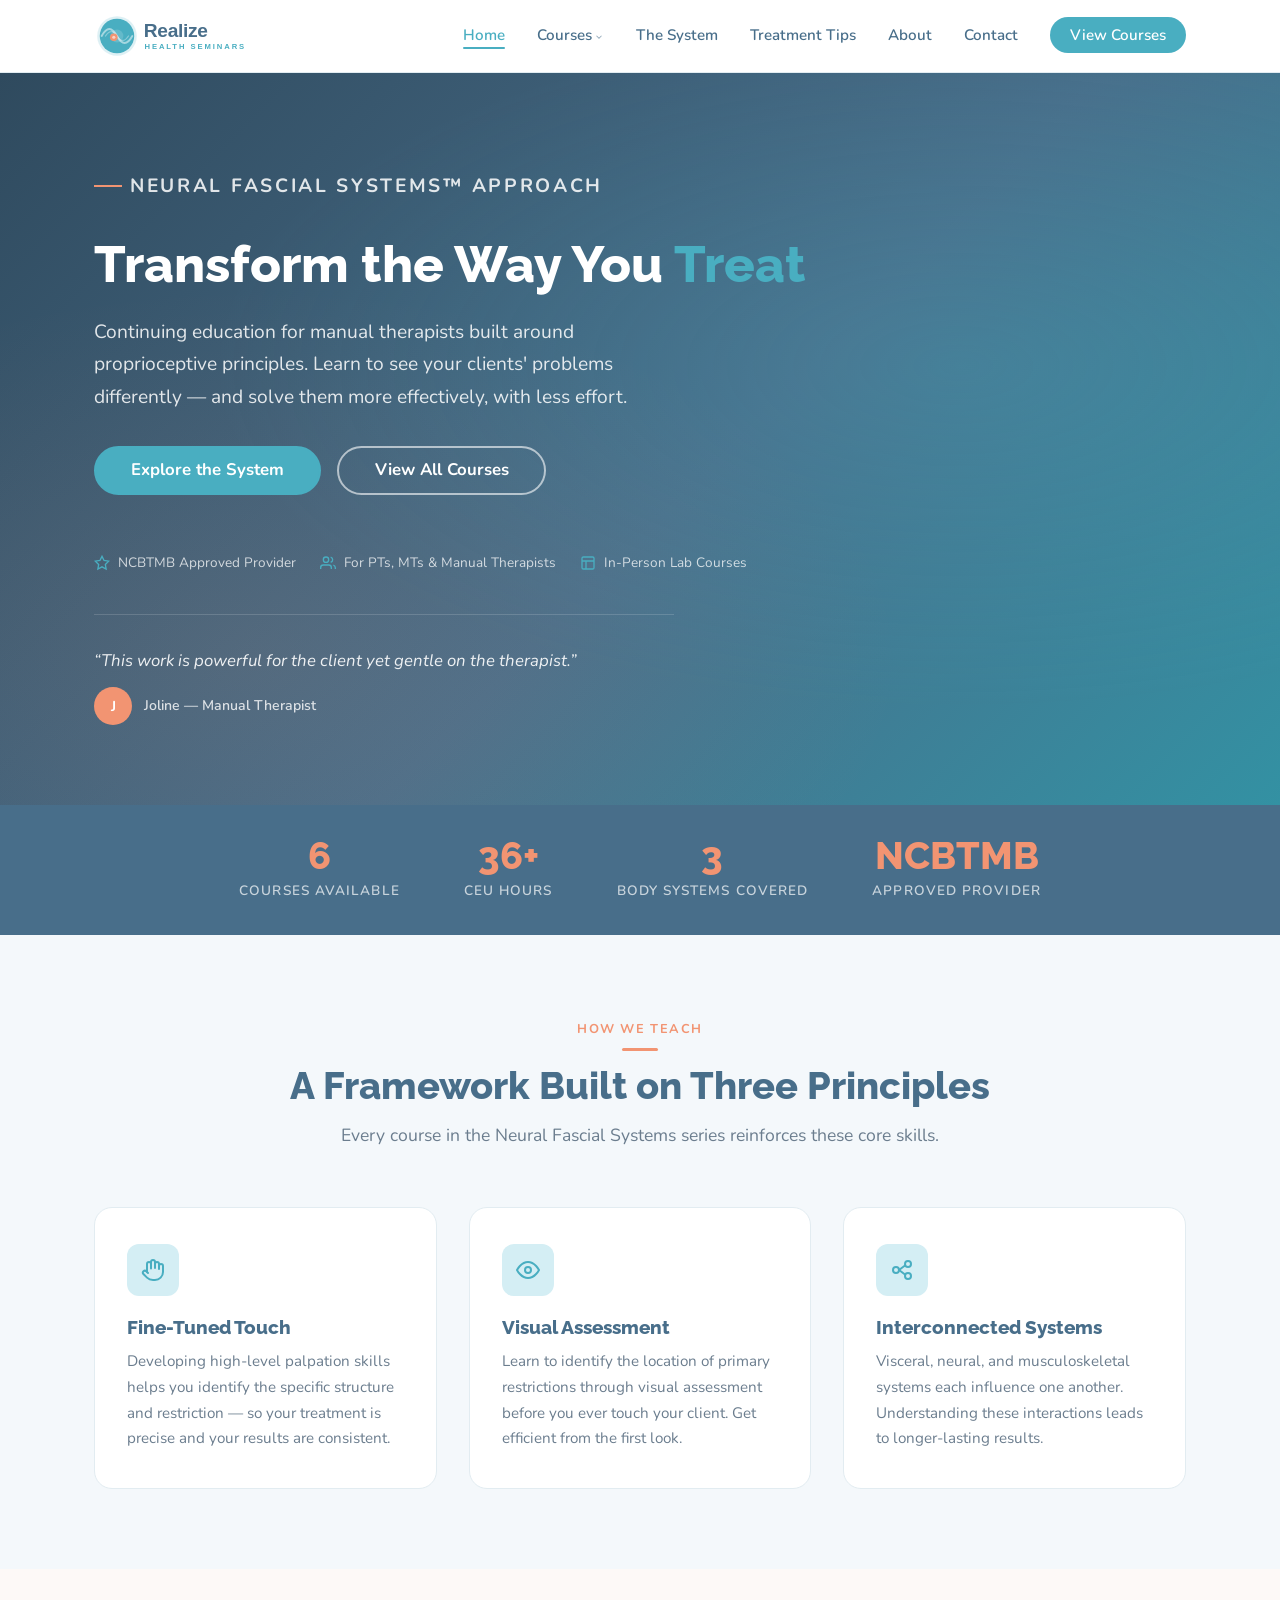
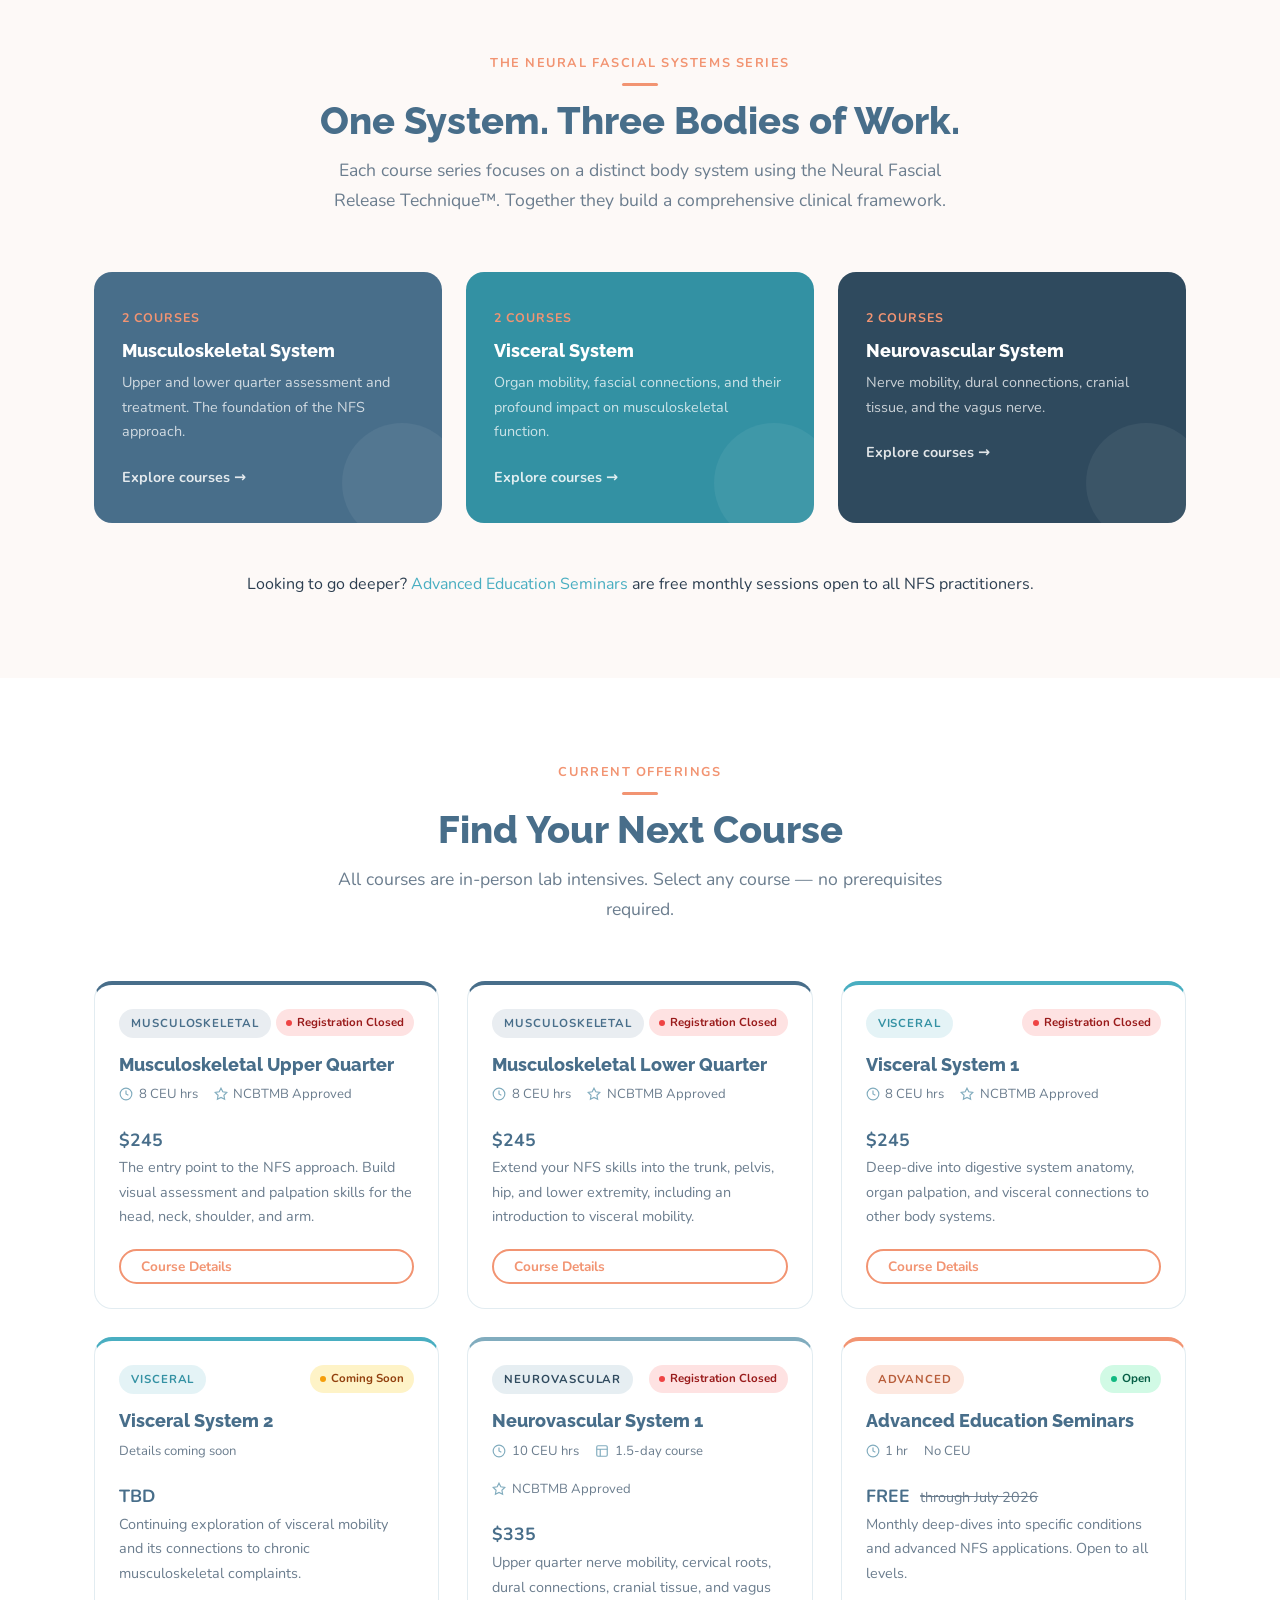
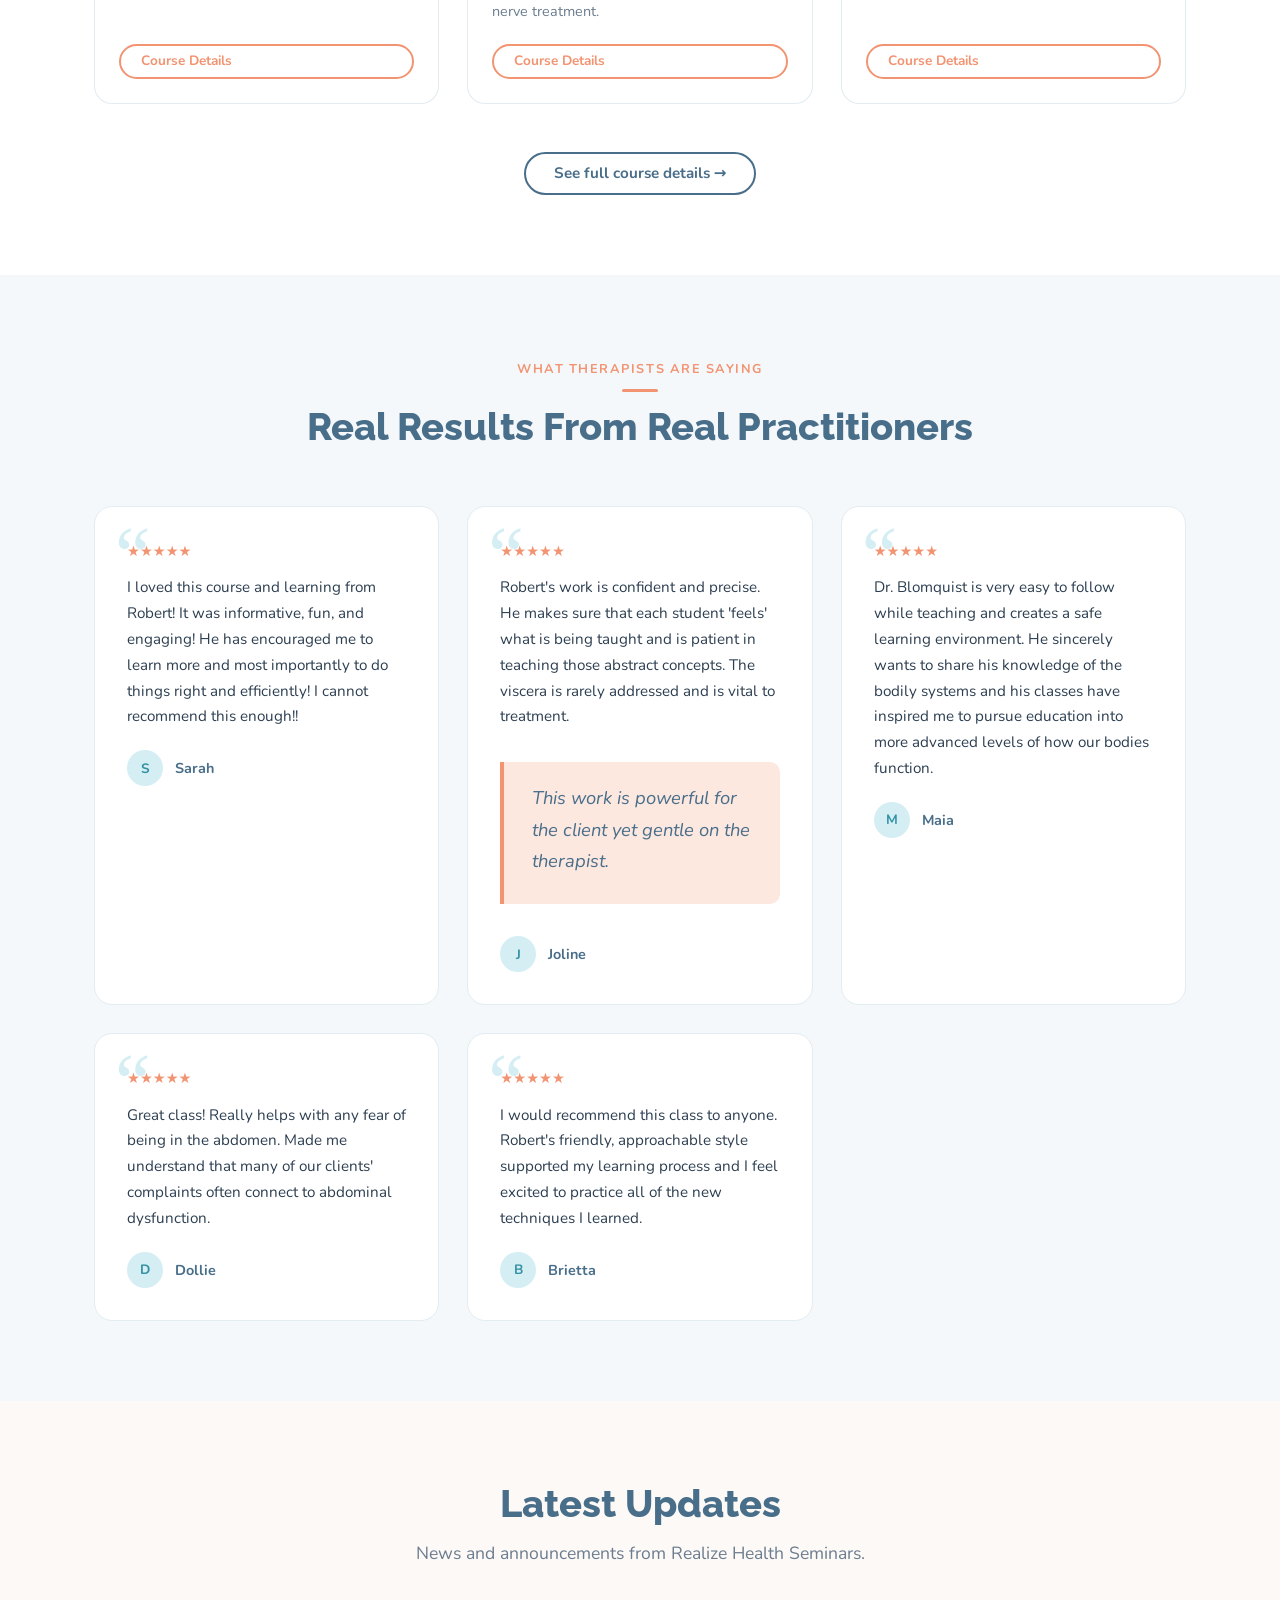
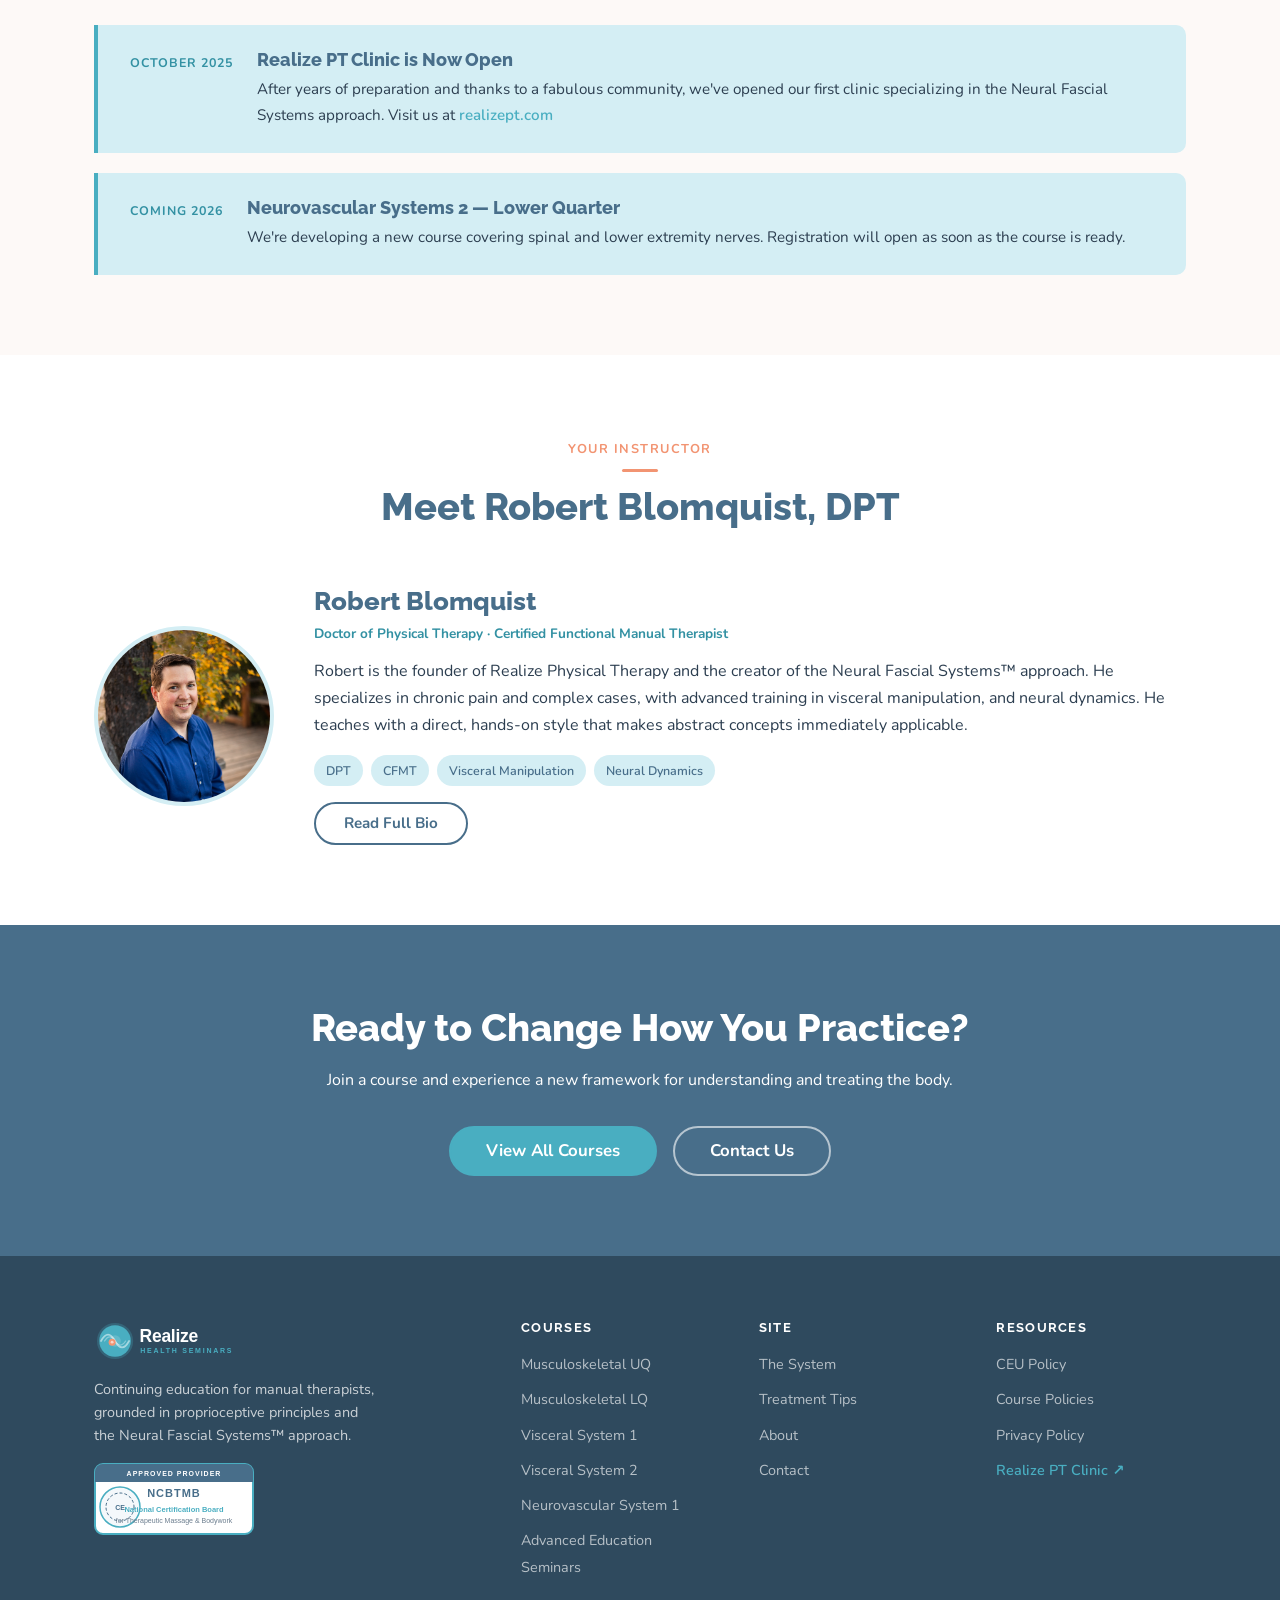
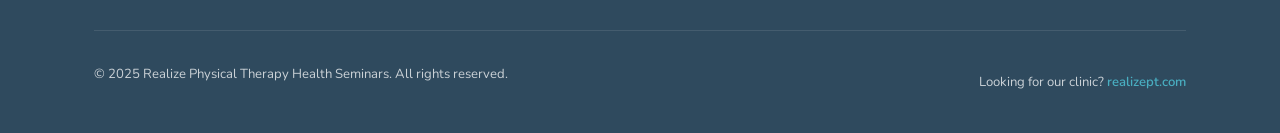
<file: index.html>
<!DOCTYPE html>
<html lang="en">
<head>
  <meta charset="UTF-8">
  <meta name="viewport" content="width=device-width, initial-scale=1.0">
  <title>Realize Health Seminars | Neural Fascial Systems Continuing Education</title>
  <meta name="description" content="Continuing education courses for manual therapists built on the Neural Fascial Systems™ approach. NCBTMB-approved seminars in visceral, neurovascular, and musculoskeletal manual therapy.">

  <!-- Open Graph -->
  <meta property="og:type" content="website">
  <meta property="og:url" content="https://neuralfascialsystems.com/">
  <meta property="og:title" content="Realize Health Seminars | Neural Fascial Systems Continuing Education">
  <meta property="og:description" content="Continuing education for manual therapists built on proprioceptive principles. In-person lab courses covering musculoskeletal, visceral, and neurovascular systems. NCBTMB Approved Provider.">
  <meta property="og:image" content="https://neuralfascialsystems.com/assets/images/logo.svg">
  <meta property="og:site_name" content="Realize Health Seminars">

  <!-- Twitter Card -->
  <meta name="twitter:card" content="summary_large_image">
  <meta name="twitter:title" content="Realize Health Seminars | Neural Fascial Systems Continuing Education">
  <meta name="twitter:description" content="Continuing education for manual therapists built on proprioceptive principles. In-person lab courses. NCBTMB Approved Provider.">

  <!-- Canonical -->
  <link rel="canonical" href="https://neuralfascialsystems.com/">

  <!-- Fonts -->
  <link rel="preconnect" href="https://fonts.googleapis.com">
  <link rel="preconnect" href="https://fonts.gstatic.com" crossorigin>
  <link href="https://fonts.googleapis.com/css2?family=Raleway:wght@400;500;600;700;800;900&family=Nunito:wght@300;400;500;600;700&display=swap" rel="stylesheet">

  <!-- Stylesheet -->
  <link rel="stylesheet" href="assets/css/style.css">

  <!-- Schema.org Organization -->
  <script type="application/ld+json">
  {
    "@context": "https://schema.org",
    "@type": "Organization",
    "name": "Realize Health Seminars",
    "alternateName": "Neural Fascial Systems",
    "url": "https://neuralfascialsystems.com",
    "logo": "https://neuralfascialsystems.com/assets/images/logo.svg",
    "description": "Continuing education for manual therapists built on the Neural Fascial Systems™ approach. NCBTMB Approved Provider offering in-person lab courses covering musculoskeletal, visceral, and neurovascular systems.",
    "founder": {
      "@type": "Person",
      "name": "Robert Blomquist",
      "honorificSuffix": "DPT",
      "jobTitle": "Doctor of Physical Therapy, Certified Functional Manual Therapist"
    },
    "sameAs": [
      "https://realizept.com"
    ],
    "hasOfferCatalog": {
      "@type": "OfferCatalog",
      "name": "Neural Fascial Systems Continuing Education Courses",
      "itemListElement": [
        {
          "@type": "Course",
          "name": "Musculoskeletal Upper Quarter",
          "description": "The entry point to the NFS approach. Build visual assessment and palpation skills for the head, neck, shoulder, and arm.",
          "provider": { "@type": "Organization", "name": "Realize Health Seminars" }
        },
        {
          "@type": "Course",
          "name": "Musculoskeletal Lower Quarter",
          "description": "Extend your NFS skills into the trunk, pelvis, hip, and lower extremity.",
          "provider": { "@type": "Organization", "name": "Realize Health Seminars" }
        },
        {
          "@type": "Course",
          "name": "Visceral System 1",
          "description": "Deep-dive into digestive system anatomy, organ palpation, and visceral connections to other body systems.",
          "provider": { "@type": "Organization", "name": "Realize Health Seminars" }
        },
        {
          "@type": "Course",
          "name": "Neurovascular System 1",
          "description": "Upper quarter nerve mobility, cervical roots, dural connections, cranial tissue, and vagus nerve treatment.",
          "provider": { "@type": "Organization", "name": "Realize Health Seminars" }
        }
      ]
    }
  }
  </script>
  <link rel="icon" type="image/svg+xml" href="assets/images/favicon.svg">
  <link rel="icon" type="image/png" sizes="32x32" href="assets/images/favicon.svg">
</head>
<body>

  <!-- ── Navigation ── -->
  <nav class="site-nav">
    <div class="container">
      <div class="nav-inner">
        <a href="index.html" class="nav-logo"><img src="assets/images/logo.svg" alt="Realize Health Seminars" height="46"></a>
        <ul class="nav-links">
          <li><a href="index.html">Home</a></li>
          <li class="nav-has-dropdown">
            <a href="courses/">Courses</a><button class="dropdown-toggle" aria-expanded="false" aria-label="Toggle course submenu"><svg width="10" height="10" viewBox="0 0 24 24" fill="none" stroke="currentColor" stroke-width="2.5" aria-hidden="true"><polyline points="6 9 12 15 18 9"/></svg></button>
            <ul class="nav-dropdown">
              <li><a href="courses/musculoskeletal-upper-quarter.html">Musculoskeletal UQ</a></li>
              <li><a href="courses/musculoskeletal-lower-quarter.html">Musculoskeletal LQ</a></li>
              <li><a href="courses/visceral-system-1.html">Visceral System 1</a></li>
              <li><a href="courses/visceral-system-2.html">Visceral System 2</a></li>
              <li><a href="courses/neurovascular-system-1.html">Neurovascular System 1</a></li>
              <li><a href="courses/advanced-seminars.html">Advanced Education Seminars</a></li>
            </ul>
          </li>
          <li><a href="the-system.html">The System</a></li>
          <li><a href="treatment-tips/">Treatment Tips</a></li>
          <li><a href="about.html">About</a></li>
          <li><a href="contact.html">Contact</a></li>
          <li><a href="courses/" class="nav-cta">View Courses</a></li>
        </ul>
        <button class="nav-toggle" aria-label="Toggle menu" aria-expanded="false">
          <svg width="24" height="24" viewBox="0 0 24 24" fill="none" stroke="currentColor" stroke-width="2"><line x1="3" y1="6" x2="21" y2="6"/><line x1="3" y1="12" x2="21" y2="12"/><line x1="3" y1="18" x2="21" y2="18"/></svg>
        </button>
      </div>
    </div>
  </nav>

  <main>

    <!-- ── Section 1: Hero ── -->
    <section class="hero">
      <div class="container">
        <div class="hero-content">
          <p class="hero-eyebrow">Neural Fascial Systems™ Approach</p>
          <h1>Transform the Way You <span class="text-teal">Treat</span></h1>
          <p>Continuing education for manual therapists built around proprioceptive principles. Learn to see your clients' problems differently — and solve them more effectively, with less effort.</p>
          <div class="hero-actions">
            <a href="the-system.html" class="btn btn-primary btn-lg">Explore the System</a>
            <a href="courses/" class="btn btn-outline btn-lg">View All Courses</a>
          </div>
          <div class="hero-badges">
            <span class="hero-badge">
              <svg width="16" height="16" viewBox="0 0 24 24" fill="none" stroke="currentColor" stroke-width="2"><path d="M12 2l3.09 6.26L22 9.27l-5 4.87 1.18 6.88L12 17.77l-6.18 3.25L7 14.14 2 9.27l6.91-1.01L12 2z"/></svg>
              NCBTMB Approved Provider
            </span>
            <span class="hero-badge">
              <svg width="16" height="16" viewBox="0 0 24 24" fill="none" stroke="currentColor" stroke-width="2"><path d="M17 21v-2a4 4 0 0 0-4-4H5a4 4 0 0 0-4 4v2"/><circle cx="9" cy="7" r="4"/><path d="M23 21v-2a4 4 0 0 0-3-3.87"/><path d="M16 3.13a4 4 0 0 1 0 7.75"/></svg>
              For PTs, MTs &amp; Manual Therapists
            </span>
            <span class="hero-badge">
              <svg width="16" height="16" viewBox="0 0 24 24" fill="none" stroke="currentColor" stroke-width="2"><rect x="3" y="3" width="18" height="18" rx="2"/><path d="M3 9h18M9 21V9"/></svg>
              In-Person Lab Courses
            </span>
          </div>
          <!-- Featured testimonial in hero -->
          <div class="hero-testimonial">
            <blockquote>This work is powerful for the client yet gentle on the therapist.</blockquote>
            <div class="hero-testimonial-author">
              <div class="hero-testimonial-avatar">J</div>
              <span class="hero-testimonial-name">Joline — Manual Therapist</span>
            </div>
          </div>
        </div>
      </div>

    </section>

    <!-- ── Stat Strip ── -->
    <div class="stat-strip">
      <div class="container">
        <div class="stat-strip-inner">
          <div class="stat-item"><div class="stat-number">6</div><div class="stat-label">Courses Available</div></div>
          <div class="stat-item"><div class="stat-number">36+</div><div class="stat-label">CEU Hours</div></div>
          <div class="stat-item"><div class="stat-number">3</div><div class="stat-label">Body Systems Covered</div></div>
          <div class="stat-item"><div class="stat-number">NCBTMB</div><div class="stat-label">Approved Provider</div></div>
        </div>
      </div>
    </div>

    <!-- ── Section 2: Three Pillars ── -->
    <section class="section section-alt">
      <div class="container">
        <div class="section-header fade-in">
          <span class="eyebrow">How We Teach</span>
          <h2>A Framework Built on Three Principles</h2>
          <p>Every course in the Neural Fascial Systems series reinforces these core skills.</p>
        </div>
        <div class="pillars-grid">

          <article class="pillar-card fade-in">
            <div class="pillar-icon">
              <svg width="24" height="24" viewBox="0 0 24 24" fill="none" stroke="currentColor" stroke-width="2" stroke-linecap="round" stroke-linejoin="round">
                <path d="M18 11V6a2 2 0 0 0-2-2v0a2 2 0 0 0-2 2v0"/>
                <path d="M14 10V4a2 2 0 0 0-2-2v0a2 2 0 0 0-2 2v2"/>
                <path d="M10 10.5V6a2 2 0 0 0-2-2v0a2 2 0 0 0-2 2v8"/>
                <path d="M18 8a2 2 0 1 1 4 0v6a8 8 0 0 1-8 8h-2c-2.8 0-4.5-.86-5.99-2.34l-3.6-3.6a2 2 0 0 1 2.83-2.82L7 15"/>
              </svg>
            </div>
            <h3>Fine-Tuned Touch</h3>
            <p>Developing high-level palpation skills helps you identify the specific structure and restriction — so your treatment is precise and your results are consistent.</p>
          </article>

          <article class="pillar-card fade-in">
            <div class="pillar-icon">
              <svg width="24" height="24" viewBox="0 0 24 24" fill="none" stroke="currentColor" stroke-width="2" stroke-linecap="round" stroke-linejoin="round">
                <path d="M1 12s4-8 11-8 11 8 11 8-4 8-11 8-11-8-11-8z"/>
                <circle cx="12" cy="12" r="3"/>
              </svg>
            </div>
            <h3>Visual Assessment</h3>
            <p>Learn to identify the location of primary restrictions through visual assessment before you ever touch your client. Get efficient from the first look.</p>
          </article>

          <article class="pillar-card fade-in">
            <div class="pillar-icon">
              <svg width="24" height="24" viewBox="0 0 24 24" fill="none" stroke="currentColor" stroke-width="2" stroke-linecap="round" stroke-linejoin="round">
                <circle cx="6" cy="12" r="3"/>
                <circle cx="18" cy="6" r="3"/>
                <circle cx="18" cy="18" r="3"/>
                <line x1="9" y1="12" x2="15" y2="7.5"/>
                <line x1="9" y1="12" x2="15" y2="16.5"/>
              </svg>
            </div>
            <h3>Interconnected Systems</h3>
            <p>Visceral, neural, and musculoskeletal systems each influence one another. Understanding these interactions leads to longer-lasting results.</p>
          </article>

        </div>
      </div>
    </section>

    <!-- ── Section 3: The System Overview ── -->
    <section class="section section-warm">
      <div class="container">
        <div class="section-header fade-in">
          <span class="eyebrow">The Neural Fascial Systems Series</span>
          <h2>One System. Three Bodies of Work.</h2>
          <p>Each course series focuses on a distinct body system using the Neural Fascial Release Technique™. Together they build a comprehensive clinical framework.</p>
        </div>
        <div class="system-tiles fade-in">

          <div class="system-tile musculo">
            <span class="tile-count">2 Courses</span>
            <h3>Musculoskeletal System</h3>
            <p>Upper and lower quarter assessment and treatment. The foundation of the NFS approach.</p>
            <a href="courses/index.html#musculo" class="tile-link">Explore courses →</a>
          </div>

          <div class="system-tile visceral">
            <span class="tile-count">2 Courses</span>
            <h3>Visceral System</h3>
            <p>Organ mobility, fascial connections, and their profound impact on musculoskeletal function.</p>
            <a href="courses/index.html#visceral" class="tile-link">Explore courses →</a>
          </div>

          <div class="system-tile neuro">
            <span class="tile-count">2 Courses</span>
            <h3>Neurovascular System</h3>
            <p>Nerve mobility, dural connections, cranial tissue, and the vagus nerve.</p>
            <a href="courses/index.html#neuro" class="tile-link">Explore courses →</a>
          </div>

        </div>
        <p class="text-center mt-3">
          Looking to go deeper? <a href="courses/advanced-seminars.html">Advanced Education Seminars</a> are free monthly sessions open to all NFS practitioners.
        </p>
      </div>
    </section>

    <!-- ── Section 4: Course Grid ── -->
    <section class="section">
      <div class="container">
        <div class="section-header fade-in">
          <span class="eyebrow">Current Offerings</span>
          <h2>Find Your Next Course</h2>
          <p>All courses are in-person lab intensives. Select any course — no prerequisites required.</p>
        </div>

        <div class="course-grid fade-in">

          <!-- Course 1: Musculoskeletal Upper Quarter -->
          <article class="course-card">
            <div class="course-card-header">
              <span class="course-badge badge-musculo">Musculoskeletal</span>
              <span class="status-pill status-closed">Registration Closed</span>
            </div>
            <div class="course-card-body">
              <h3>Musculoskeletal Upper Quarter</h3>
              <div class="course-meta">
                <span class="course-meta-item">
                  <svg width="14" height="14" viewBox="0 0 24 24" fill="none" stroke="currentColor" stroke-width="2"><circle cx="12" cy="12" r="10"/><polyline points="12 6 12 12 16 14"/></svg>
                  8 CEU hrs
                </span>
                <span class="course-meta-item">
                  <svg width="14" height="14" viewBox="0 0 24 24" fill="none" stroke="currentColor" stroke-width="2"><path d="M12 2l3.09 6.26L22 9.27l-5 4.87 1.18 6.88L12 17.77l-6.18 3.25L7 14.14 2 9.27l6.91-1.01L12 2z"/></svg>
                  NCBTMB Approved
                </span>
              </div>
              <span class="course-price">$245</span>
              <p>The entry point to the NFS approach. Build visual assessment and palpation skills for the head, neck, shoulder, and arm.</p>
              <a href="courses/musculoskeletal-upper-quarter.html" class="btn btn-outline-coral btn-sm">Course Details</a>
            </div>
          </article>

          <!-- Course 2: Musculoskeletal Lower Quarter -->
          <article class="course-card">
            <div class="course-card-header">
              <span class="course-badge badge-musculo">Musculoskeletal</span>
              <span class="status-pill status-closed">Registration Closed</span>
            </div>
            <div class="course-card-body">
              <h3>Musculoskeletal Lower Quarter</h3>
              <div class="course-meta">
                <span class="course-meta-item">
                  <svg width="14" height="14" viewBox="0 0 24 24" fill="none" stroke="currentColor" stroke-width="2"><circle cx="12" cy="12" r="10"/><polyline points="12 6 12 12 16 14"/></svg>
                  8 CEU hrs
                </span>
                <span class="course-meta-item">
                  <svg width="14" height="14" viewBox="0 0 24 24" fill="none" stroke="currentColor" stroke-width="2"><path d="M12 2l3.09 6.26L22 9.27l-5 4.87 1.18 6.88L12 17.77l-6.18 3.25L7 14.14 2 9.27l6.91-1.01L12 2z"/></svg>
                  NCBTMB Approved
                </span>
              </div>
              <span class="course-price">$245</span>
              <p>Extend your NFS skills into the trunk, pelvis, hip, and lower extremity, including an introduction to visceral mobility.</p>
              <a href="courses/musculoskeletal-lower-quarter.html" class="btn btn-outline-coral btn-sm">Course Details</a>
            </div>
          </article>

          <!-- Course 3: Visceral System 1 -->
          <article class="course-card">
            <div class="course-card-header">
              <span class="course-badge badge-visceral">Visceral</span>
              <span class="status-pill status-closed">Registration Closed</span>
            </div>
            <div class="course-card-body">
              <h3>Visceral System 1</h3>
              <div class="course-meta">
                <span class="course-meta-item">
                  <svg width="14" height="14" viewBox="0 0 24 24" fill="none" stroke="currentColor" stroke-width="2"><circle cx="12" cy="12" r="10"/><polyline points="12 6 12 12 16 14"/></svg>
                  8 CEU hrs
                </span>
                <span class="course-meta-item">
                  <svg width="14" height="14" viewBox="0 0 24 24" fill="none" stroke="currentColor" stroke-width="2"><path d="M12 2l3.09 6.26L22 9.27l-5 4.87 1.18 6.88L12 17.77l-6.18 3.25L7 14.14 2 9.27l6.91-1.01L12 2z"/></svg>
                  NCBTMB Approved
                </span>
              </div>
              <span class="course-price">$245</span>
              <p>Deep-dive into digestive system anatomy, organ palpation, and visceral connections to other body systems.</p>
              <a href="courses/visceral-system-1.html" class="btn btn-outline-coral btn-sm">Course Details</a>
            </div>
          </article>

          <!-- Course 4: Visceral System 2 -->
          <article class="course-card">
            <div class="course-card-header">
              <span class="course-badge badge-visceral">Visceral</span>
              <span class="status-pill status-coming">Coming Soon</span>
            </div>
            <div class="course-card-body">
              <h3>Visceral System 2</h3>
              <div class="course-meta">
                <span class="course-meta-item">Details coming soon</span>
              </div>
              <span class="course-price">TBD</span>
              <p>Continuing exploration of visceral mobility and its connections to chronic musculoskeletal complaints.</p>
              <a href="courses/visceral-system-2.html" class="btn btn-outline-coral btn-sm">Course Details</a>
            </div>
          </article>

          <!-- Course 5: Neurovascular System 1 -->
          <article class="course-card">
            <div class="course-card-header">
              <span class="course-badge badge-neuro">Neurovascular</span>
              <span class="status-pill status-closed">Registration Closed</span>
            </div>
            <div class="course-card-body">
              <h3>Neurovascular System 1</h3>
              <div class="course-meta">
                <span class="course-meta-item">
                  <svg width="14" height="14" viewBox="0 0 24 24" fill="none" stroke="currentColor" stroke-width="2"><circle cx="12" cy="12" r="10"/><polyline points="12 6 12 12 16 14"/></svg>
                  10 CEU hrs
                </span>
                <span class="course-meta-item">
                  <svg width="14" height="14" viewBox="0 0 24 24" fill="none" stroke="currentColor" stroke-width="2"><rect x="3" y="3" width="18" height="18" rx="2"/><path d="M3 9h18M9 21V9"/></svg>
                  1.5-day course
                </span>
                <span class="course-meta-item">
                  <svg width="14" height="14" viewBox="0 0 24 24" fill="none" stroke="currentColor" stroke-width="2"><path d="M12 2l3.09 6.26L22 9.27l-5 4.87 1.18 6.88L12 17.77l-6.18 3.25L7 14.14 2 9.27l6.91-1.01L12 2z"/></svg>
                  NCBTMB Approved
                </span>
              </div>
              <span class="course-price">$335</span>
              <p>Upper quarter nerve mobility, cervical roots, dural connections, cranial tissue, and vagus nerve treatment.</p>
              <a href="courses/neurovascular-system-1.html" class="btn btn-outline-coral btn-sm">Course Details</a>
            </div>
          </article>

          <!-- Course 6: Advanced Seminars -->
          <article class="course-card">
            <div class="course-card-header">
              <span class="course-badge badge-advanced">Advanced</span>
              <span class="status-pill status-open">Open</span>
            </div>
            <div class="course-card-body">
              <h3>Advanced Education Seminars</h3>
              <div class="course-meta">
                <span class="course-meta-item">
                  <svg width="14" height="14" viewBox="0 0 24 24" fill="none" stroke="currentColor" stroke-width="2"><circle cx="12" cy="12" r="10"/><polyline points="12 6 12 12 16 14"/></svg>
                  1 hr
                </span>
                <span class="course-meta-item">No CEU</span>
              </div>
              <span class="course-price">FREE <span class="was">through July 2026</span></span>
              <p>Monthly deep-dives into specific conditions and advanced NFS applications. Open to all levels.</p>
              <a href="courses/advanced-seminars.html" class="btn btn-outline-coral btn-sm">Course Details</a>
            </div>
          </article>

        </div>

        <div class="text-center mt-3">
          <a href="courses/" class="btn btn-outline-navy">See full course details →</a>
        </div>
      </div>
    </section>

    <!-- ── Section 5: Testimonials ── -->
    <section class="section section-alt">
      <div class="container">
        <div class="section-header fade-in">
          <span class="eyebrow">What Therapists Are Saying</span>
          <h2>Real Results From Real Practitioners</h2>
        </div>
        <div class="testimonial-grid fade-in">

          <div class="testimonial-card">
            <div class="stars">★★★★★</div>
            <p>I loved this course and learning from Robert! It was informative, fun, and engaging! He has encouraged me to learn more and most importantly to do things right and efficiently! I cannot recommend this enough!!</p>
            <div class="testimonial-author">
              <div class="testimonial-avatar">S</div>
              <span class="testimonial-name">Sarah</span>
            </div>
          </div>

          <div class="testimonial-card">
            <div class="stars">★★★★★</div>
            <p>Robert's work is confident and precise. He makes sure that each student 'feels' what is being taught and is patient in teaching those abstract concepts. The viscera is rarely addressed and is vital to treatment.</p>
            <blockquote class="pull-quote">
              <p>This work is powerful for the client yet gentle on the therapist.</p>
            </blockquote>
            <div class="testimonial-author">
              <div class="testimonial-avatar">J</div>
              <span class="testimonial-name">Joline</span>
            </div>
          </div>

          <div class="testimonial-card">
            <div class="stars">★★★★★</div>
            <p>Dr. Blomquist is very easy to follow while teaching and creates a safe learning environment. He sincerely wants to share his knowledge of the bodily systems and his classes have inspired me to pursue education into more advanced levels of how our bodies function.</p>
            <div class="testimonial-author">
              <div class="testimonial-avatar">M</div>
              <span class="testimonial-name">Maia</span>
            </div>
          </div>

          <div class="testimonial-card">
            <div class="stars">★★★★★</div>
            <p>Great class! Really helps with any fear of being in the abdomen. Made me understand that many of our clients' complaints often connect to abdominal dysfunction.</p>
            <div class="testimonial-author">
              <div class="testimonial-avatar">D</div>
              <span class="testimonial-name">Dollie</span>
            </div>
          </div>

          <div class="testimonial-card">
            <div class="stars">★★★★★</div>
            <p>I would recommend this class to anyone. Robert's friendly, approachable style supported my learning process and I feel excited to practice all of the new techniques I learned.</p>
            <div class="testimonial-author">
              <div class="testimonial-avatar">B</div>
              <span class="testimonial-name">Brietta</span>
            </div>
          </div>

        </div>
      </div>
    </section>

    <!-- ── Section 6: News ── -->
    <section class="section section-warm">
      <div class="container">
        <div class="section-header fade-in">
          <h2>Latest Updates</h2>
          <p class="text-muted">News and announcements from Realize Health Seminars.</p>
        </div>
        <div class="fade-in" style="display:flex;flex-direction:column;gap:1.25rem;">

          <div class="news-box">
            <span class="news-date">October 2025</span>
            <div>
              <h4>Realize PT Clinic is Now Open</h4>
              <p>After years of preparation and thanks to a fabulous community, we've opened our first clinic specializing in the Neural Fascial Systems approach. Visit us at <a href="https://realizept.com" target="_blank" rel="noopener" class="footer-clinic-link">realizept.com</a></p>
            </div>
          </div>

          <div class="news-box" style="background:var(--teal-light);border-color:var(--teal);">
            <span class="news-date">Coming 2026</span>
            <div>
              <h4>Neurovascular Systems 2 — Lower Quarter</h4>
              <p>We're developing a new course covering spinal and lower extremity nerves. Registration will open as soon as the course is ready.</p>
            </div>
          </div>

        </div>
      </div>
    </section>

    <!-- ── Section 7: Instructor ── -->
    <section class="section">
      <div class="container">
        <div class="section-header fade-in">
          <span class="eyebrow">Your Instructor</span>
          <h2>Meet Robert Blomquist, DPT</h2>
        </div>
        <div class="instructor-strip fade-in">
          <img src="assets/images/robert-blomquist.jpg" alt="Robert Blomquist, DPT — founder of Realize Physical Therapy and creator of the Neural Fascial Systems approach" class="instructor-photo">
          <div class="instructor-info">
            <h3>Robert Blomquist</h3>
            <p class="instructor-creds">Doctor of Physical Therapy · Certified Functional Manual Therapist</p>
            <p>Robert is the founder of Realize Physical Therapy and the creator of the Neural Fascial Systems™ approach. He specializes in chronic pain and complex cases, with advanced training in visceral manipulation, and neural dynamics. He teaches with a direct, hands-on style that makes abstract concepts immediately applicable.</p>
            <div class="credential-tags">
              <span class="credential-tag">DPT</span>
              <span class="credential-tag">CFMT</span>
              <span class="credential-tag">Visceral Manipulation</span>
              <span class="credential-tag">Neural Dynamics</span>
              
            </div>
            <a href="about.html" class="btn btn-outline-navy">Read Full Bio</a>
          </div>
        </div>
      </div>
    </section>

    <!-- ── Section 8: CTA Banner ── -->
    <section class="section section-navy">
      <div class="container text-center">
        <h2>Ready to Change How You Practice?</h2>
        <p class="mt-1">Join a course and experience a new framework for understanding and treating the body.</p>
        <div class="hero-actions flex-center mt-2">
          <a href="courses/" class="btn btn-primary btn-lg">View All Courses</a>
          <a href="contact.html" class="btn btn-outline btn-lg">Contact Us</a>
        </div>
      </div>
    </section>

  </main>

  <!-- ── Footer ── -->
  <footer class="site-footer">
    <div class="container">
      <div class="footer-grid">
        <div class="footer-brand">
          <img src="assets/images/logo-white.svg" alt="Realize Health Seminars">
          <p>Continuing education for manual therapists, grounded in proprioceptive principles and the Neural Fascial Systems™ approach.</p>
          <img src="assets/images/ncbtmb-placeholder.svg" alt="NCBTMB Approved Provider" style="height:72px;margin-top:.5rem;">
        </div>
        <div class="footer-col">
          <h5>Courses</h5>
          <ul>
            <li><a href="courses/musculoskeletal-upper-quarter.html">Musculoskeletal UQ</a></li>
            <li><a href="courses/musculoskeletal-lower-quarter.html">Musculoskeletal LQ</a></li>
            <li><a href="courses/visceral-system-1.html">Visceral System 1</a></li>
            <li><a href="courses/visceral-system-2.html">Visceral System 2</a></li>
            <li><a href="courses/neurovascular-system-1.html">Neurovascular System 1</a></li>
            <li><a href="courses/advanced-seminars.html">Advanced Education Seminars</a></li>
          </ul>
        </div>
        <div class="footer-col">
          <h5>Site</h5>
          <ul>
            <li><a href="the-system.html">The System</a></li>
            <li><a href="treatment-tips/">Treatment Tips</a></li>
            <li><a href="about.html">About</a></li>
            <li><a href="contact.html">Contact</a></li>
          </ul>
        </div>
        <div class="footer-col">
          <h5>Resources</h5>
          <ul>
            <li><a href="contact.html#ceu-policy">CEU Policy</a></li>
            <li><a href="policies.html">Course Policies</a></li>
            <li><a href="privacy.html">Privacy Policy</a></li>
            <li><a href="https://realizept.com" target="_blank" rel="noopener" class="footer-clinic-link">Realize PT Clinic ↗</a></li>
          </ul>
        </div>
      </div>
      <div class="footer-bottom">
        <p>&copy; 2025 Realize Physical Therapy Health Seminars. All rights reserved.</p>
        <p>Looking for our clinic? <a href="https://realizept.com" target="_blank" rel="noopener" class="footer-clinic-link">realizept.com</a></p>
      </div>
    </div>
  </footer>

  <script src="assets/js/main.js"></script>
</body>
</html>
</file>
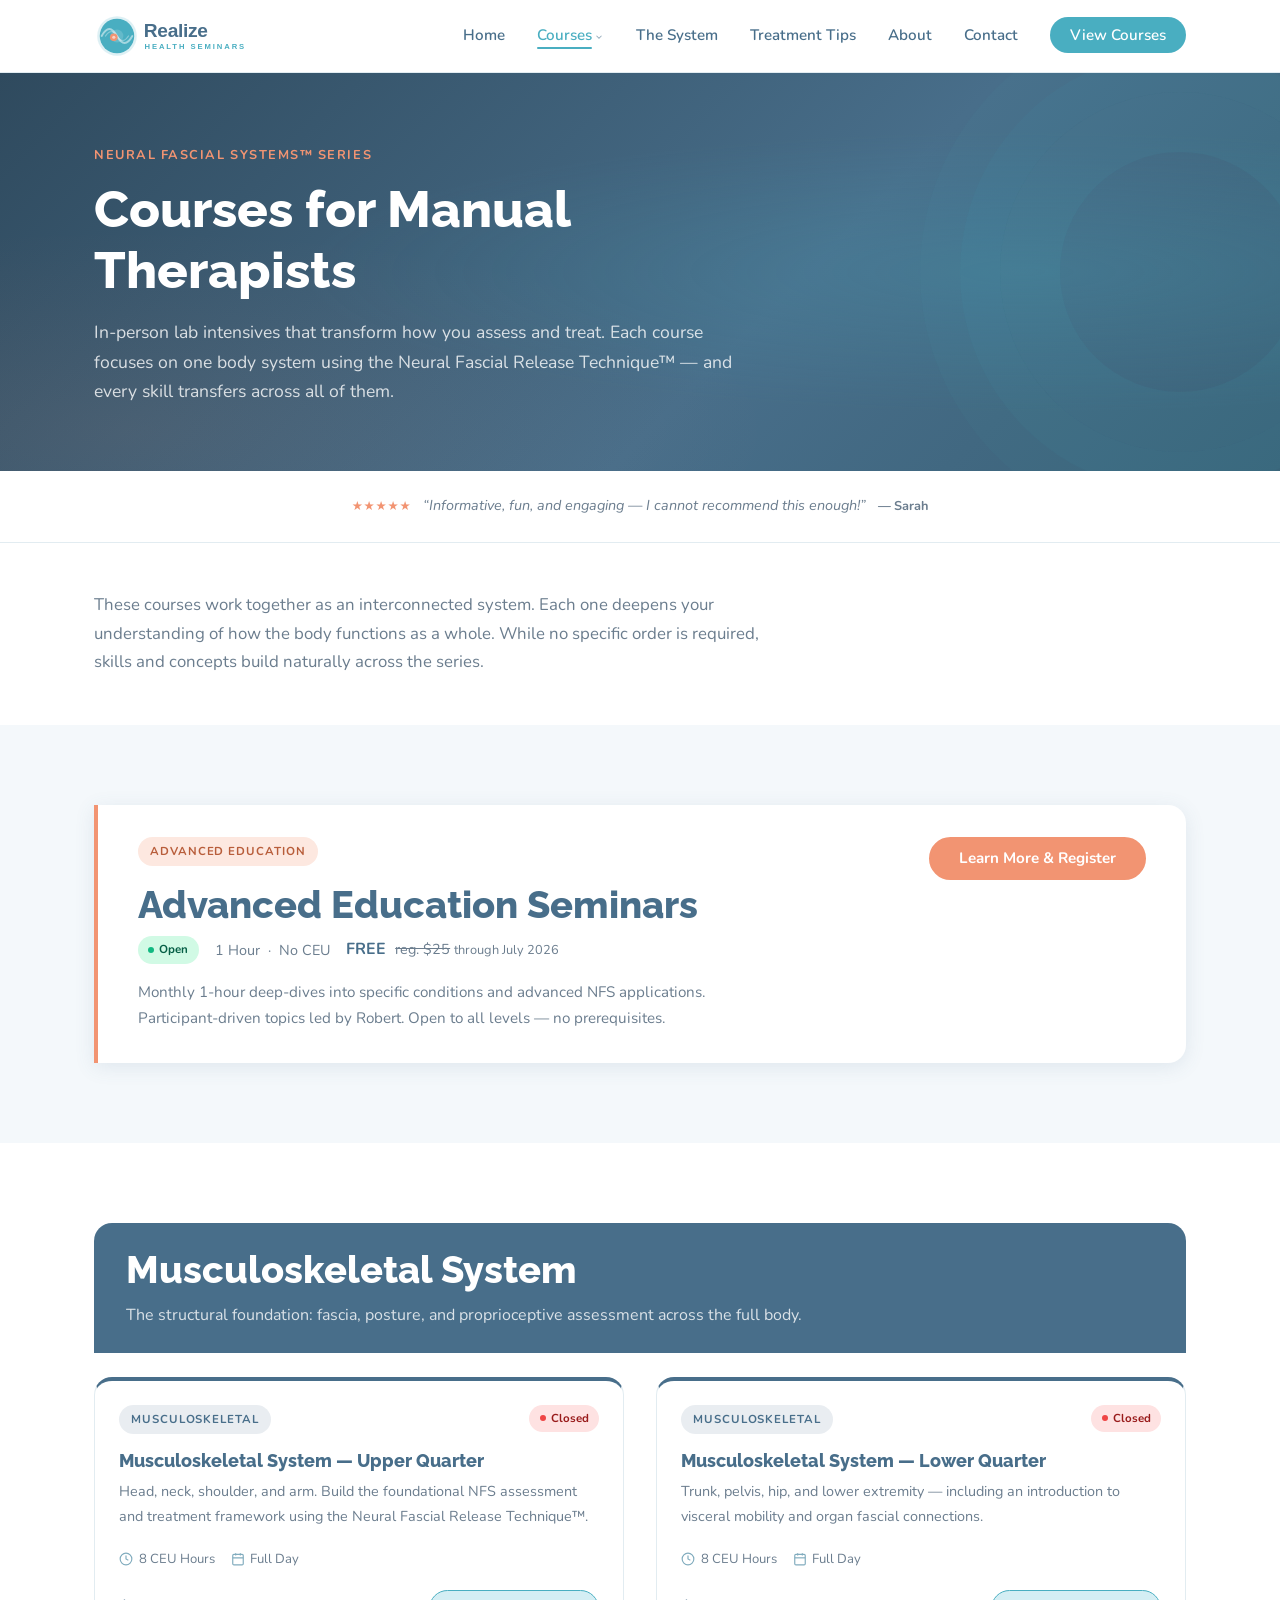
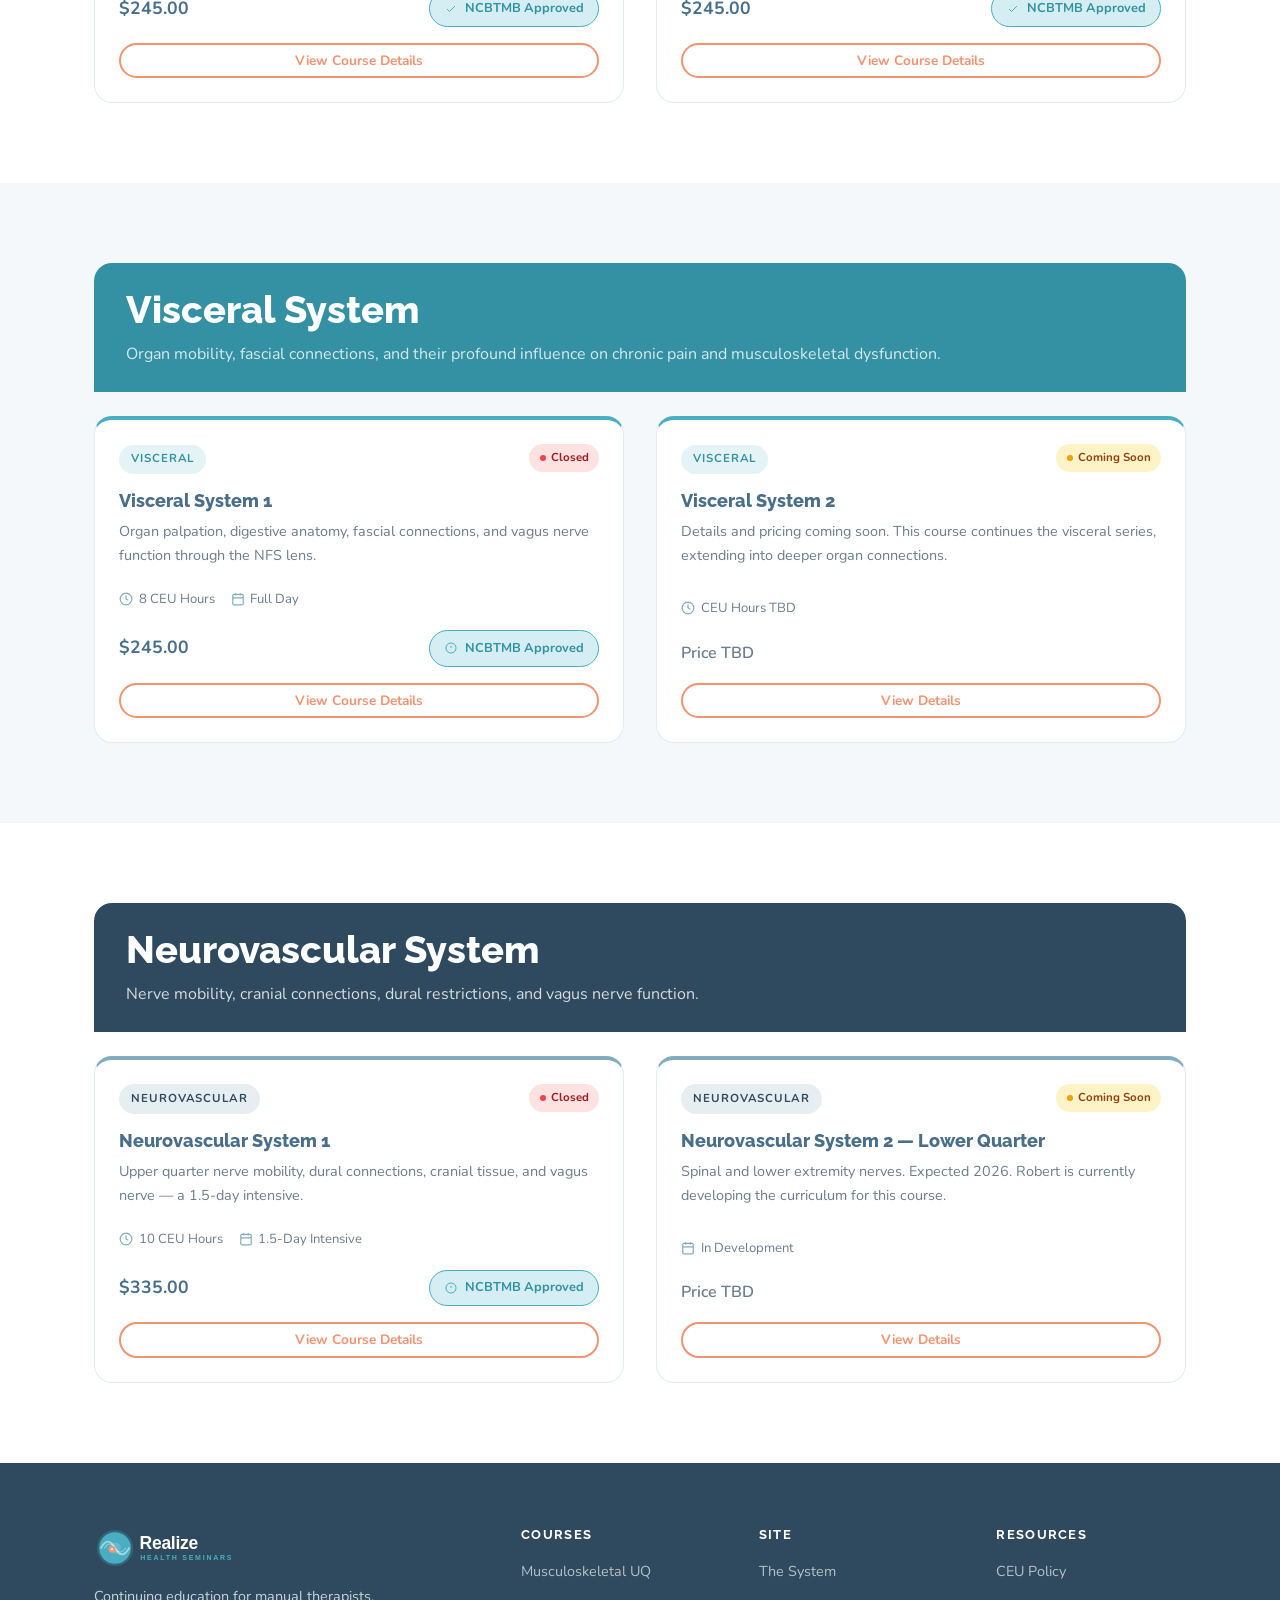
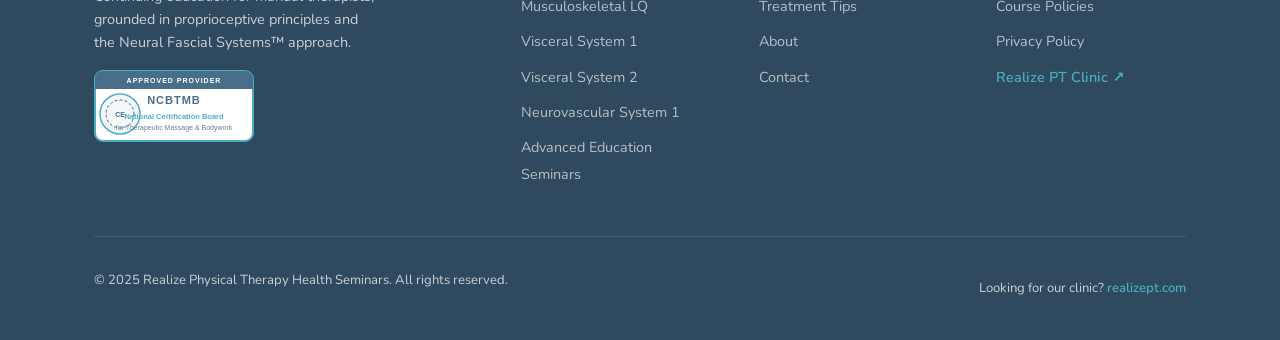
<file: courses/index.html>
<!DOCTYPE html>
<html lang="en">
<head>
  <meta charset="UTF-8">
  <meta name="viewport" content="width=device-width, initial-scale=1.0">
  <title>All Courses | Realize Health Seminars</title>
  <meta name="description" content="Browse continuing education courses in the Neural Fascial Systems series for manual therapists. In-person lab intensives covering musculoskeletal, visceral, and neurovascular systems.">
  <link rel="canonical" href="https://realizehealthseminars.com/courses/">
  <meta property="og:title" content="All Courses | Realize Health Seminars">
  <meta property="og:description" content="Browse continuing education courses in the Neural Fascial Systems series for manual therapists. In-person lab intensives covering musculoskeletal, visceral, and neurovascular systems.">
  <meta property="og:type" content="website">
  <meta property="og:url" content="https://realizehealthseminars.com/courses/">
  <link rel="stylesheet" href="../assets/css/style.css">
  <link rel="icon" type="image/svg+xml" href="../assets/images/favicon.svg">
  <link rel="icon" type="image/png" sizes="32x32" href="../assets/images/favicon.svg">
</head>
<body>

<nav class="site-nav">
  <div class="container">
    <div class="nav-inner">
      <a href="../" class="nav-logo"><img src="../assets/images/logo.svg" alt="Realize Health Seminars" height="46"></a>
      <ul class="nav-links">
  <li><a href="../">Home</a></li>
        <li class="nav-has-dropdown">
          <a href="./">Courses</a><button class="dropdown-toggle" aria-expanded="false" aria-label="Toggle course submenu"><svg width="10" height="10" viewBox="0 0 24 24" fill="none" stroke="currentColor" stroke-width="2.5" aria-hidden="true"><polyline points="6 9 12 15 18 9"/></svg></button>
          <ul class="nav-dropdown">
            <li><a href="musculoskeletal-upper-quarter.html">Musculoskeletal UQ</a></li>
            <li><a href="musculoskeletal-lower-quarter.html">Musculoskeletal LQ</a></li>
            <li><a href="visceral-system-1.html">Visceral System 1</a></li>
            <li><a href="visceral-system-2.html">Visceral System 2</a></li>
            <li><a href="neurovascular-system-1.html">Neurovascular System 1</a></li>
            <li><a href="advanced-seminars.html">Advanced Education Seminars</a></li>
          </ul>
        </li>
        <li><a href="../the-system.html">The System</a></li>
        <li><a href="../treatment-tips/">Treatment Tips</a></li>
        <li><a href="../about.html">About</a></li>
        <li><a href="../contact.html">Contact</a></li>
        <li><a href="./" class="nav-cta">View Courses</a></li>
      </ul>
      <button class="nav-toggle" aria-label="Toggle menu" aria-expanded="false">
        <svg width="24" height="24" viewBox="0 0 24 24" fill="none" stroke="currentColor" stroke-width="2"><line x1="3" y1="6" x2="21" y2="6"/><line x1="3" y1="12" x2="21" y2="12"/><line x1="3" y1="18" x2="21" y2="18"/></svg>
      </button>
    </div>
  </div>
</nav>

<!-- Page Hero -->
<section class="page-hero">
  <div class="container">
    <div class="hero-content">
      <div class="eyebrow">Neural Fascial Systems™ Series</div>
      <h1>Courses for Manual Therapists</h1>
      <p>In-person lab intensives that transform how you assess and treat. Each course focuses on one body system using the Neural Fascial Release Technique™ — and every skill transfers across all of them.</p>
    </div>
  </div>
</section>

  <!-- Testimonial Strip -->
  <div class="testimonial-strip">
    <div class="container">
      <div class="testimonial-strip-inner">
        <div class="testimonial-strip-item">
          <div class="testimonial-strip-stars">&#9733;&#9733;&#9733;&#9733;&#9733;</div>
          <p class="testimonial-strip-quote">&ldquo;Informative, fun, and engaging &mdash; I cannot recommend this enough!&rdquo;</p>
          <span class="testimonial-strip-name">&mdash; Sarah</span>
        </div>
      </div>
    </div>
  </div>

<!-- Intro -->
<section class="section-sm">
  <div class="container fade-in">
    <p style="max-width:700px; font-size:1.05rem; color:var(--text-muted);">These courses work together as an interconnected system. Each one deepens your understanding of how the body functions as a whole. While no specific order is required, skills and concepts build naturally across the series.</p>
  </div>
</section>

<!-- Advanced Seminars -->
<section class="section section-alt">
  <div class="container fade-in">
    <div style="border-left:4px solid var(--coral); background:var(--white); border-radius:0 var(--radius-lg) var(--radius-lg) 0; padding:2rem 2.5rem; box-shadow:var(--shadow-md);">
      <div style="display:flex; flex-wrap:wrap; align-items:flex-start; justify-content:space-between; gap:1.5rem;">
        <div style="flex:1; min-width:280px;">
          <span class="course-badge badge-advanced" style="margin-bottom:1rem;">Advanced Education</span>
          <h2 style="margin-bottom:.5rem;">Advanced Education Seminars</h2>
          <div style="display:flex; flex-wrap:wrap; gap:1rem; margin-bottom:1rem; align-items:center;">
            <span class="status-pill status-open">Open</span>
            <span style="font-size:.9rem; color:var(--text-muted);">1 Hour &nbsp;·&nbsp; No CEU</span>
            <span class="course-price" style="font-size:1rem;">FREE <span class="was">reg. $25</span> <span style="font-size:.8rem; color:var(--text-muted); font-weight:400;">through July 2026</span></span>
          </div>
          <p style="color:var(--text-muted); font-size:.95rem; max-width:580px;">Monthly 1-hour deep-dives into specific conditions and advanced NFS applications. Participant-driven topics led by Robert. Open to all levels — no prerequisites.</p>
        </div>
        <div style="display:flex; align-items:center;">
          <a href="advanced-seminars.html" class="btn btn-coral">Learn More &amp; Register</a>
        </div>
      </div>
    </div>
  </div>
</section>

<!-- Musculoskeletal System -->
<section class="section" id="musculo">
  <div class="container">
    <div style="background:var(--navy); color:#fff; border-radius:var(--radius-lg) var(--radius-lg) 0 0; padding:1.5rem 2rem; margin-bottom:1.5rem;" class="fade-in">
      <h2 style="color:#fff; margin-bottom:.5rem;">Musculoskeletal System</h2>
      <p style="color:rgba(255,255,255,.8); margin:0;">The structural foundation: fascia, posture, and proprioceptive assessment across the full body.</p>
    </div>
    <div class="grid-2 fade-in">

      <!-- Upper Quarter Card -->
      <div class="course-card">
        <div class="course-card-header">
          <span class="course-badge badge-musculo">Musculoskeletal</span>
          <span class="status-pill status-closed">Closed</span>
        </div>
        <div class="course-card-body">
          <h3>Musculoskeletal System — Upper Quarter</h3>
          <p>Head, neck, shoulder, and arm. Build the foundational NFS assessment and treatment framework using the Neural Fascial Release Technique™.</p>
          <div class="course-meta">
            <span class="course-meta-item">
              <svg width="14" height="14" viewBox="0 0 24 24" fill="none" stroke="currentColor" stroke-width="2"><circle cx="12" cy="12" r="10"/><polyline points="12 6 12 12 16 14"/></svg>
              8 CEU Hours
            </span>
            <span class="course-meta-item">
              <svg width="14" height="14" viewBox="0 0 24 24" fill="none" stroke="currentColor" stroke-width="2"><rect x="3" y="4" width="18" height="18" rx="2" ry="2"/><line x1="16" y1="2" x2="16" y2="6"/><line x1="8" y1="2" x2="8" y2="6"/><line x1="3" y1="10" x2="21" y2="10"/></svg>
              Full Day
            </span>
          </div>
          <div style="display:flex; align-items:center; justify-content:space-between; margin-bottom:1rem;">
            <span class="course-price">$245.00</span>
            <span class="ncbtmb-badge">
              <svg width="12" height="12" viewBox="0 0 24 24" fill="none" stroke="currentColor" stroke-width="2"><polyline points="20 6 9 17 4 12"/></svg>
              NCBTMB Approved
            </span>
          </div>
          <a href="musculoskeletal-upper-quarter.html" class="btn btn-outline-coral btn-sm" style="width:100%; justify-content:center;">View Course Details</a>
        </div>
      </div>

      <!-- Lower Quarter Card -->
      <div class="course-card">
        <div class="course-card-header">
          <span class="course-badge badge-musculo">Musculoskeletal</span>
          <span class="status-pill status-closed">Closed</span>
        </div>
        <div class="course-card-body">
          <h3>Musculoskeletal System — Lower Quarter</h3>
          <p>Trunk, pelvis, hip, and lower extremity — including an introduction to visceral mobility and organ fascial connections.</p>
          <div class="course-meta">
            <span class="course-meta-item">
              <svg width="14" height="14" viewBox="0 0 24 24" fill="none" stroke="currentColor" stroke-width="2"><circle cx="12" cy="12" r="10"/><polyline points="12 6 12 12 16 14"/></svg>
              8 CEU Hours
            </span>
            <span class="course-meta-item">
              <svg width="14" height="14" viewBox="0 0 24 24" fill="none" stroke="currentColor" stroke-width="2"><rect x="3" y="4" width="18" height="18" rx="2" ry="2"/><line x1="16" y1="2" x2="16" y2="6"/><line x1="8" y1="2" x2="8" y2="6"/><line x1="3" y1="10" x2="21" y2="10"/></svg>
              Full Day
            </span>
          </div>
          <div style="display:flex; align-items:center; justify-content:space-between; margin-bottom:1rem;">
            <span class="course-price">$245.00</span>
            <span class="ncbtmb-badge">
              <svg width="12" height="12" viewBox="0 0 24 24" fill="none" stroke="currentColor" stroke-width="2"><polyline points="20 6 9 17 4 12"/></svg>
              NCBTMB Approved
            </span>
          </div>
          <a href="musculoskeletal-lower-quarter.html" class="btn btn-outline-coral btn-sm" style="width:100%; justify-content:center;">View Course Details</a>
        </div>
      </div>

    </div>
  </div>
</section>

<!-- Visceral System -->
<section class="section section-alt" id="visceral">
  <div class="container">
    <div style="background:var(--teal-dark); color:#fff; border-radius:var(--radius-lg) var(--radius-lg) 0 0; padding:1.5rem 2rem; margin-bottom:1.5rem;" class="fade-in">
      <h2 style="color:#fff; margin-bottom:.5rem;">Visceral System</h2>
      <p style="color:rgba(255,255,255,.8); margin:0;">Organ mobility, fascial connections, and their profound influence on chronic pain and musculoskeletal dysfunction.</p>
    </div>
    <div class="grid-2 fade-in">

      <!-- Visceral System 1 Card -->
      <div class="course-card">
        <div class="course-card-header">
          <span class="course-badge badge-visceral">Visceral</span>
          <span class="status-pill status-closed">Closed</span>
        </div>
        <div class="course-card-body">
          <h3>Visceral System 1</h3>
          <p>Organ palpation, digestive anatomy, fascial connections, and vagus nerve function through the NFS lens.</p>
          <div class="course-meta">
            <span class="course-meta-item">
              <svg width="14" height="14" viewBox="0 0 24 24" fill="none" stroke="currentColor" stroke-width="2"><circle cx="12" cy="12" r="10"/><polyline points="12 6 12 12 16 14"/></svg>
              8 CEU Hours
            </span>
            <span class="course-meta-item">
              <svg width="14" height="14" viewBox="0 0 24 24" fill="none" stroke="currentColor" stroke-width="2"><rect x="3" y="4" width="18" height="18" rx="2" ry="2"/><line x1="16" y1="2" x2="16" y2="6"/><line x1="8" y1="2" x2="8" y2="6"/><line x1="3" y1="10" x2="21" y2="10"/></svg>
              Full Day
            </span>
          </div>
          <div style="display:flex; align-items:center; justify-content:space-between; margin-bottom:1rem;">
            <span class="course-price">$245.00</span>
            <span class="ncbtmb-badge">
              <svg width="12" height="12" viewBox="0 0 24 24" fill="none" stroke="currentColor" stroke-width="2"><circle cx="12" cy="12" r="10"/><line x1="12" y1="8" x2="12" y2="12"/><line x1="12" y1="16" x2="12.01" y2="16"/></svg>
              NCBTMB Approved
            </span>
          </div>
          <a href="visceral-system-1.html" class="btn btn-outline-coral btn-sm" style="width:100%; justify-content:center;">View Course Details</a>
        </div>
      </div>

      <!-- Visceral System 2 Card -->
      <div class="course-card">
        <div class="course-card-header">
          <span class="course-badge badge-visceral">Visceral</span>
          <span class="status-pill status-coming">Coming Soon</span>
        </div>
        <div class="course-card-body">
          <h3>Visceral System 2</h3>
          <p>Details and pricing coming soon. This course continues the visceral series, extending into deeper organ connections.</p>
          <div class="course-meta">
            <span class="course-meta-item">
              <svg width="14" height="14" viewBox="0 0 24 24" fill="none" stroke="currentColor" stroke-width="2"><circle cx="12" cy="12" r="10"/><polyline points="12 6 12 12 16 14"/></svg>
              CEU Hours TBD
            </span>
          </div>
          <div style="margin-bottom:1rem;">
            <span class="course-price" style="color:var(--text-muted); font-size:1rem; font-weight:600;">Price TBD</span>
          </div>
          <a href="visceral-system-2.html" class="btn btn-outline-coral btn-sm" style="width:100%; justify-content:center;">View Details</a>
        </div>
      </div>

    </div>
  </div>
</section>

<!-- Neurovascular System -->
<section class="section" id="neuro">
  <div class="container">
    <div style="background:var(--navy-dark); color:#fff; border-radius:var(--radius-lg) var(--radius-lg) 0 0; padding:1.5rem 2rem; margin-bottom:1.5rem;" class="fade-in">
      <h2 style="color:#fff; margin-bottom:.5rem;">Neurovascular System</h2>
      <p style="color:rgba(255,255,255,.8); margin:0;">Nerve mobility, cranial connections, dural restrictions, and vagus nerve function.</p>
    </div>
    <div class="grid-2 fade-in">

      <!-- Neurovascular System 1 Card -->
      <div class="course-card">
        <div class="course-card-header">
          <span class="course-badge badge-neuro">Neurovascular</span>
          <span class="status-pill status-closed">Closed</span>
        </div>
        <div class="course-card-body">
          <h3>Neurovascular System 1</h3>
          <p>Upper quarter nerve mobility, dural connections, cranial tissue, and vagus nerve — a 1.5-day intensive.</p>
          <div class="course-meta">
            <span class="course-meta-item">
              <svg width="14" height="14" viewBox="0 0 24 24" fill="none" stroke="currentColor" stroke-width="2"><circle cx="12" cy="12" r="10"/><polyline points="12 6 12 12 16 14"/></svg>
              10 CEU Hours
            </span>
            <span class="course-meta-item">
              <svg width="14" height="14" viewBox="0 0 24 24" fill="none" stroke="currentColor" stroke-width="2"><rect x="3" y="4" width="18" height="18" rx="2" ry="2"/><line x1="16" y1="2" x2="16" y2="6"/><line x1="8" y1="2" x2="8" y2="6"/><line x1="3" y1="10" x2="21" y2="10"/></svg>
              1.5-Day Intensive
            </span>
          </div>
          <div style="display:flex; align-items:center; justify-content:space-between; margin-bottom:1rem;">
            <span class="course-price">$335.00</span>
            <span class="ncbtmb-badge">
              <svg width="12" height="12" viewBox="0 0 24 24" fill="none" stroke="currentColor" stroke-width="2"><circle cx="12" cy="12" r="10"/><line x1="12" y1="8" x2="12" y2="12"/><line x1="12" y1="16" x2="12.01" y2="16"/></svg>
              NCBTMB Approved
            </span>
          </div>
          <a href="neurovascular-system-1.html" class="btn btn-outline-coral btn-sm" style="width:100%; justify-content:center;">View Course Details</a>
        </div>
      </div>

      <!-- Neurovascular System 2 Card -->
      <div class="course-card">
        <div class="course-card-header">
          <span class="course-badge badge-neuro">Neurovascular</span>
          <span class="status-pill status-coming">Coming Soon</span>
        </div>
        <div class="course-card-body">
          <h3>Neurovascular System 2 — Lower Quarter</h3>
          <p>Spinal and lower extremity nerves. Expected 2026. Robert is currently developing the curriculum for this course.</p>
          <div class="course-meta">
            <span class="course-meta-item">
              <svg width="14" height="14" viewBox="0 0 24 24" fill="none" stroke="currentColor" stroke-width="2"><rect x="3" y="4" width="18" height="18" rx="2" ry="2"/><line x1="16" y1="2" x2="16" y2="6"/><line x1="8" y1="2" x2="8" y2="6"/><line x1="3" y1="10" x2="21" y2="10"/></svg>
              In Development
            </span>
          </div>
          <div style="margin-bottom:1rem;">
            <span class="course-price" style="color:var(--text-muted); font-size:1rem; font-weight:600;">Price TBD</span>
          </div>
          <a href="neurovascular-system-2.html" class="btn btn-outline-coral btn-sm" style="width:100%; justify-content:center;">View Details</a>
        </div>
      </div>

    </div>
  </div>
</section>

<footer class="site-footer">
  <div class="container">
    <div class="footer-grid">
      <div class="footer-brand">
        <img src="../assets/images/logo-white.svg" alt="Realize Health Seminars">
        <p>Continuing education for manual therapists, grounded in proprioceptive principles and the Neural Fascial Systems™ approach.</p>
        <img src="../assets/images/ncbtmb-placeholder.svg" alt="NCBTMB Approved Provider" style="height:72px;margin-top:.5rem;">
      </div>
      <div class="footer-col">
        <h5>Courses</h5>
        <ul>
          <li><a href="musculoskeletal-upper-quarter.html">Musculoskeletal UQ</a></li>
          <li><a href="musculoskeletal-lower-quarter.html">Musculoskeletal LQ</a></li>
          <li><a href="visceral-system-1.html">Visceral System 1</a></li>
          <li><a href="visceral-system-2.html">Visceral System 2</a></li>
          <li><a href="neurovascular-system-1.html">Neurovascular System 1</a></li>
          <li><a href="advanced-seminars.html">Advanced Education Seminars</a></li>
        </ul>
      </div>
      <div class="footer-col">
        <h5>Site</h5>
        <ul>
          <li><a href="../the-system.html">The System</a></li>
          <li><a href="../treatment-tips/">Treatment Tips</a></li>
          <li><a href="../about.html">About</a></li>
          <li><a href="../contact.html">Contact</a></li>
        </ul>
      </div>
      <div class="footer-col">
        <h5>Resources</h5>
        <ul>
          <li><a href="../contact.html#ceu-policy">CEU Policy</a></li>
          <li><a href="../policies.html">Course Policies</a></li>
          <li><a href="../privacy.html">Privacy Policy</a></li>
          <li><a href="https://realizept.com" target="_blank" rel="noopener" class="footer-clinic-link">Realize PT Clinic &#8599;</a></li>
        </ul>
      </div>
    </div>
    <div class="footer-bottom">
      <p>&copy; 2025 Realize Physical Therapy Health Seminars. All rights reserved.</p>
      <p>Looking for our clinic? <a href="https://realizept.com" target="_blank" rel="noopener" class="footer-clinic-link">realizept.com</a></p>
    </div>
  </div>
</footer>
<script src="../assets/js/main.js"></script>
</body>
</html>
</file>
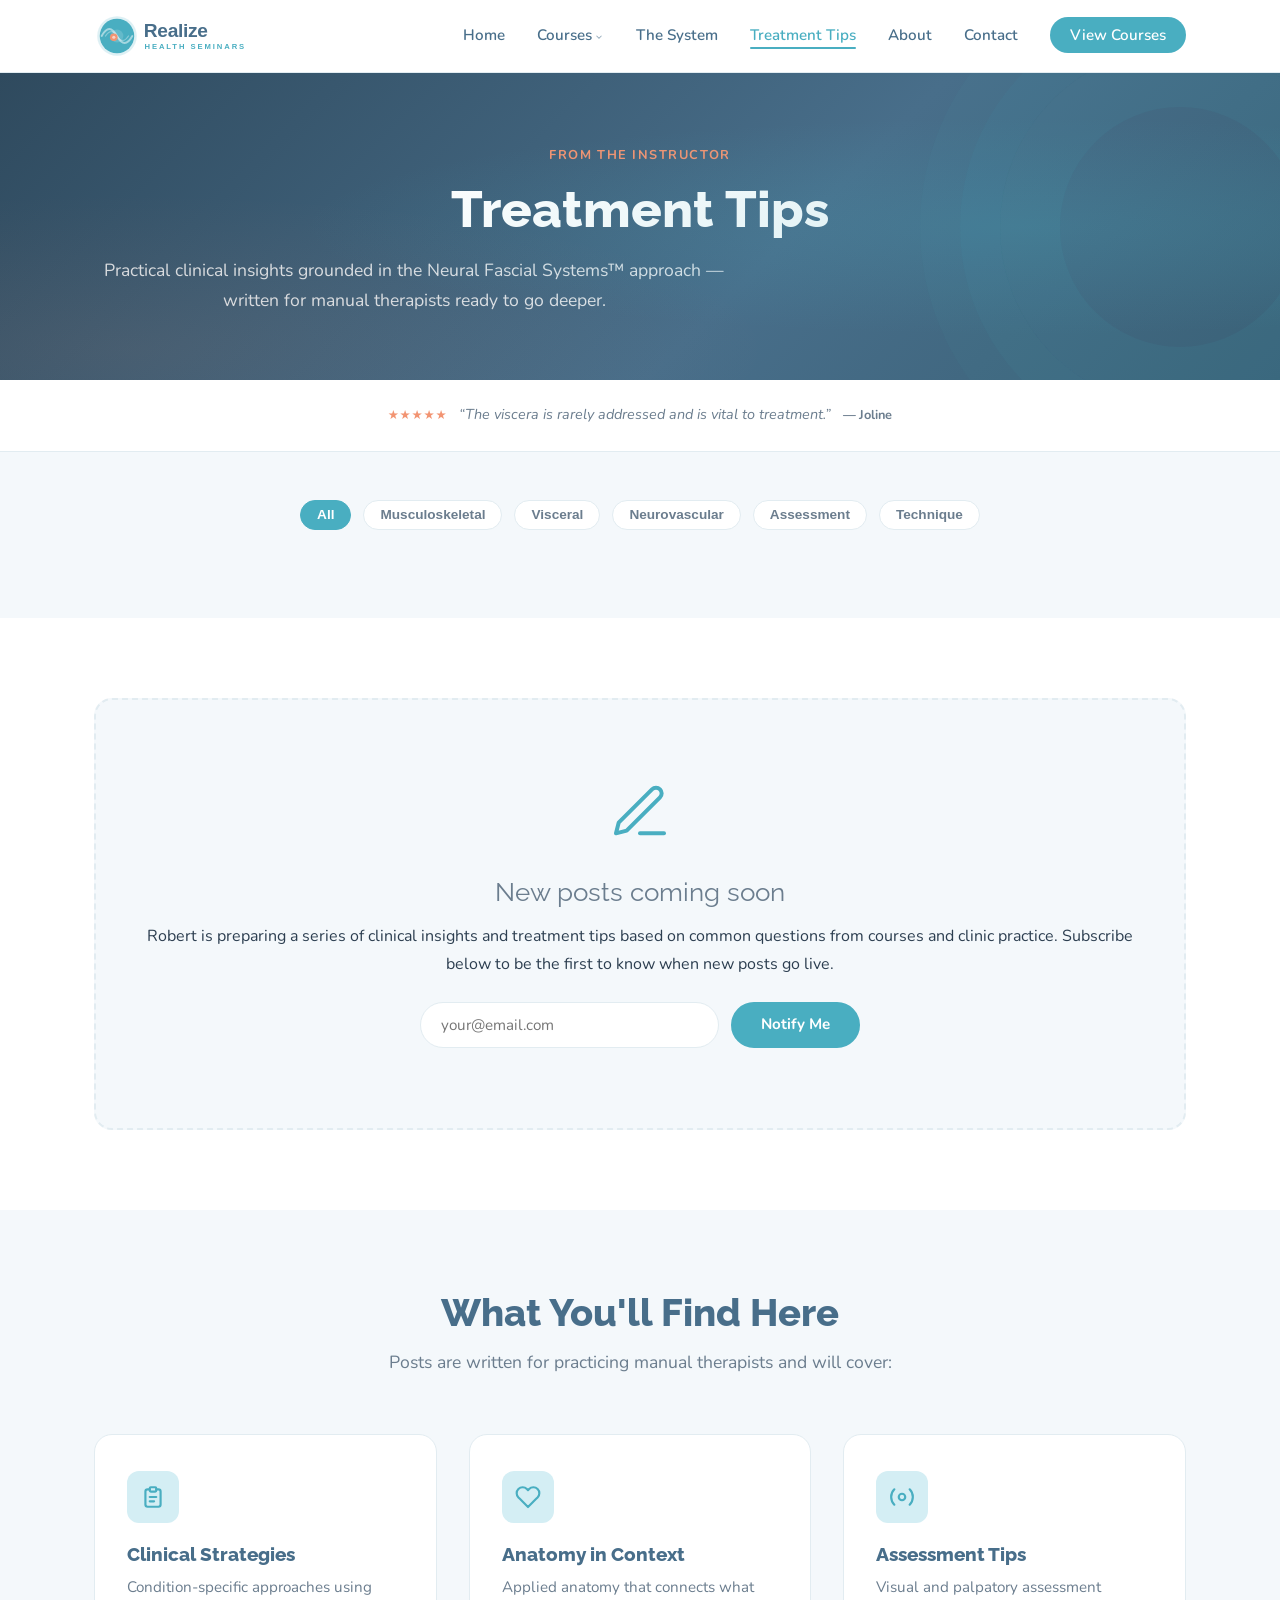
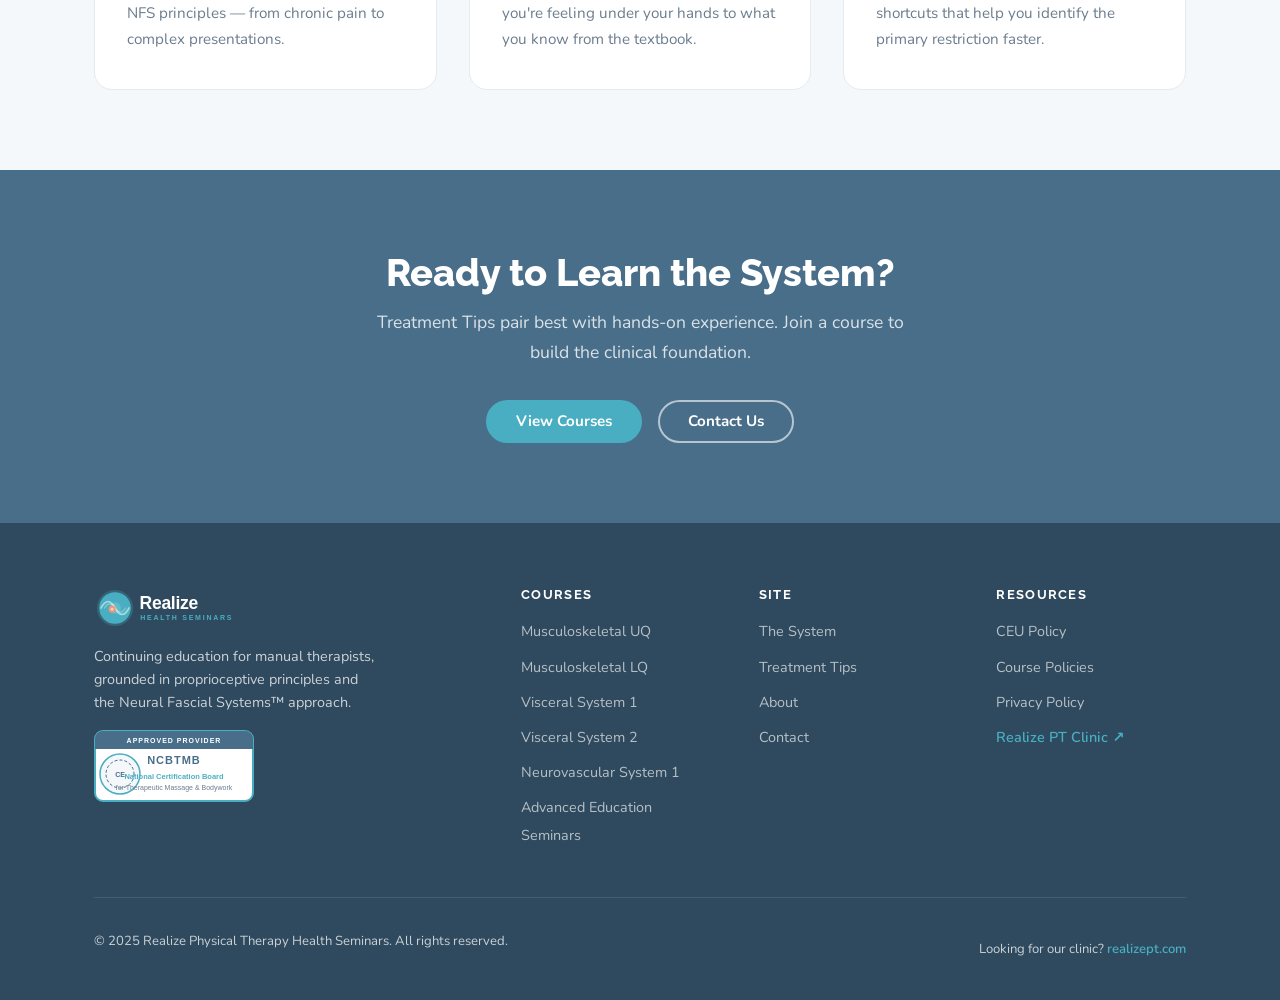
<file: treatment-tips/index.html>
<!DOCTYPE html>
<html lang="en">
<head>
  <meta charset="UTF-8">
  <meta name="viewport" content="width=device-width, initial-scale=1.0">
  <title>Treatment Tips | Realize Health Seminars</title>
  <meta name="description" content="Clinical insights, treatment strategies, and practical tips from Robert Blomquist DPT — grounded in the Neural Fascial Systems approach.">

  <!-- Open Graph -->
  <meta property="og:type" content="website">
  <meta property="og:url" content="https://neuralfascialsystems.com/treatment-tips/">
  <meta property="og:title" content="Treatment Tips | Realize Health Seminars">
  <meta property="og:description" content="Clinical insights, treatment strategies, and practical tips from Robert Blomquist DPT — grounded in the Neural Fascial Systems approach.">
  <meta property="og:image" content="https://neuralfascialsystems.com/assets/images/logo.svg">
  <meta property="og:site_name" content="Realize Health Seminars">

  <!-- Twitter Card -->
  <meta name="twitter:card" content="summary_large_image">
  <meta name="twitter:title" content="Treatment Tips | Realize Health Seminars">
  <meta name="twitter:description" content="Clinical insights, treatment strategies, and practical tips from Robert Blomquist DPT — grounded in the Neural Fascial Systems approach.">

  <!-- Canonical -->
  <link rel="canonical" href="https://neuralfascialsystems.com/treatment-tips/">

  <!-- Fonts -->
  <link rel="preconnect" href="https://fonts.googleapis.com">
  <link rel="preconnect" href="https://fonts.gstatic.com" crossorigin>
  <link href="https://fonts.googleapis.com/css2?family=Raleway:wght@400;500;600;700;800;900&family=Nunito:wght@300;400;500;600;700&display=swap" rel="stylesheet">

  <!-- Stylesheet -->
  <link rel="stylesheet" href="../assets/css/style.css">
  <link rel="icon" type="image/svg+xml" href="../assets/images/favicon.svg">
  <link rel="icon" type="image/png" sizes="32x32" href="../assets/images/favicon.svg">
  <script type="application/ld+json">
  {
    "@context": "https://schema.org",
    "@type": "Blog",
    "name": "Treatment Tips | Realize Health Seminars",
    "description": "Clinical insights and treatment strategies grounded in the Neural Fascial Systems approach for manual therapists.",
    "url": "https://neuralfascialsystems.com/treatment-tips/",
    "author": { "@type": "Person", "name": "Robert Blomquist", "honorificSuffix": "DPT, CFMT" },
    "publisher": { "@type": "Organization", "name": "Realize Health Seminars" }
  }
  </script>
</head>
<body>

  <!-- Navigation -->
  <nav class="site-nav">
    <div class="container">
      <div class="nav-inner">
        <a href="../" class="nav-logo"><img src="../assets/images/logo.svg" alt="Realize Health Seminars" height="46"></a>
        <ul class="nav-links">
  <li><a href="../">Home</a></li>
          <li class="nav-has-dropdown">
            <a href="../courses/">Courses</a><button class="dropdown-toggle" aria-expanded="false" aria-label="Toggle course submenu"><svg width="10" height="10" viewBox="0 0 24 24" fill="none" stroke="currentColor" stroke-width="2.5" aria-hidden="true"><polyline points="6 9 12 15 18 9"/></svg></button>
            <ul class="nav-dropdown">
              <li><a href="../courses/musculoskeletal-upper-quarter.html">Musculoskeletal UQ</a></li>
              <li><a href="../courses/musculoskeletal-lower-quarter.html">Musculoskeletal LQ</a></li>
              <li><a href="../courses/visceral-system-1.html">Visceral System 1</a></li>
              <li><a href="../courses/visceral-system-2.html">Visceral System 2</a></li>
              <li><a href="../courses/neurovascular-system-1.html">Neurovascular System 1</a></li>
              <li><a href="../courses/advanced-seminars.html">Advanced Education Seminars</a></li>
            </ul>
          </li>
          <li><a href="../the-system.html">The System</a></li>
          <li><a href="../treatment-tips/">Treatment Tips</a></li>
          <li><a href="../about.html">About</a></li>
          <li><a href="../contact.html">Contact</a></li>
          <li><a href="../courses/" class="nav-cta">View Courses</a></li>
        </ul>
        <button class="nav-toggle" aria-label="Toggle menu" aria-expanded="false">
          <svg width="24" height="24" viewBox="0 0 24 24" fill="none" stroke="currentColor" stroke-width="2"><line x1="3" y1="6" x2="21" y2="6"/><line x1="3" y1="12" x2="21" y2="12"/><line x1="3" y1="18" x2="21" y2="18"/></svg>
        </button>
      </div>
    </div>
  </nav>

  <main>

    <!-- Page Hero -->
    <section class="page-hero blog-hero">
      <div class="container">
        <div class="eyebrow">From the Instructor</div>
        <h1>Treatment Tips</h1>
        <p>Practical clinical insights grounded in the Neural Fascial Systems™ approach — written for manual therapists ready to go deeper.</p>
      </div>
    </section>

  <!-- Testimonial Strip -->
  <div class="testimonial-strip">
    <div class="container">
      <div class="testimonial-strip-inner">
        <div class="testimonial-strip-item">
          <div class="testimonial-strip-stars">&#9733;&#9733;&#9733;&#9733;&#9733;</div>
          <p class="testimonial-strip-quote">&ldquo;The viscera is rarely addressed and is vital to treatment.&rdquo;</p>
          <span class="testimonial-strip-name">&mdash; Joline</span>
        </div>
      </div>
    </div>
  </div>


    <!-- Categories Row -->
    <section class="section-sm section-alt">
      <div class="container">
        <div class="categories-row">
          <button class="category-chip active" aria-pressed="true">All</button>
          <button class="category-chip" aria-pressed="false">Musculoskeletal</button>
          <button class="category-chip" aria-pressed="false">Visceral</button>
          <button class="category-chip" aria-pressed="false">Neurovascular</button>
          <button class="category-chip" aria-pressed="false">Assessment</button>
          <button class="category-chip" aria-pressed="false">Technique</button>
        </div>
      </div>
    </section>

    <!-- Empty State -->
    <section class="section">
      <div class="container">
        <div class="blog-empty fade-in">
          <svg width="64" height="64" viewBox="0 0 24 24" fill="none" stroke="var(--teal)" stroke-width="1.5" stroke-linecap="round" stroke-linejoin="round" aria-hidden="true" style="margin:0 auto 1.5rem;">
            <path d="M12 20h9"/>
            <path d="M16.5 3.5a2.121 2.121 0 0 1 3 3L7 19l-4 1 1-4L16.5 3.5z"/>
          </svg>
          <h3>New posts coming soon</h3>
          <p>Robert is preparing a series of clinical insights and treatment tips based on common questions from courses and clinic practice. Subscribe below to be the first to know when new posts go live.</p>
          <form id="notify-form" novalidate>
            <div class="email-form">
              <input type="email" placeholder="your@email.com" required aria-label="Your email address">
              <button type="submit" class="btn btn-primary">Notify Me</button>
            </div>
            <p class="form-success" style="display:none; margin-top:1rem; color:var(--teal-dark); font-weight:600;">You're on the list! We'll email you when new posts are published.</p>
          </form>
        </div>
      </div>
    </section>

    <!-- What to Expect -->
    <section class="section section-alt">
      <div class="container">
        <div class="section-header fade-in">
          <h2>What You'll Find Here</h2>
          <p>Posts are written for practicing manual therapists and will cover:</p>
        </div>
        <div class="pillars-grid">

          <article class="pillar-card fade-in">
            <div class="pillar-icon">
              <svg width="26" height="26" viewBox="0 0 24 24" fill="none" stroke="currentColor" stroke-width="2" stroke-linecap="round" stroke-linejoin="round">
                <path d="M9 5H7a2 2 0 0 0-2 2v12a2 2 0 0 0 2 2h10a2 2 0 0 0 2-2V7a2 2 0 0 0-2-2h-2"/>
                <rect x="9" y="3" width="6" height="4" rx="1"/>
                <line x1="9" y1="12" x2="15" y2="12"/>
                <line x1="9" y1="16" x2="13" y2="16"/>
              </svg>
            </div>
            <h3>Clinical Strategies</h3>
            <p>Condition-specific approaches using NFS principles — from chronic pain to complex presentations.</p>
          </article>

          <article class="pillar-card fade-in">
            <div class="pillar-icon">
              <svg width="26" height="26" viewBox="0 0 24 24" fill="none" stroke="currentColor" stroke-width="2" stroke-linecap="round" stroke-linejoin="round">
                <path d="M20.84 4.61a5.5 5.5 0 0 0-7.78 0L12 5.67l-1.06-1.06a5.5 5.5 0 0 0-7.78 7.78l1.06 1.06L12 21.23l7.78-7.78 1.06-1.06a5.5 5.5 0 0 0 0-7.78z"/>
              </svg>
            </div>
            <h3>Anatomy in Context</h3>
            <p>Applied anatomy that connects what you're feeling under your hands to what you know from the textbook.</p>
          </article>

          <article class="pillar-card fade-in">
            <div class="pillar-icon">
              <svg width="26" height="26" viewBox="0 0 24 24" fill="none" stroke="currentColor" stroke-width="2" stroke-linecap="round" stroke-linejoin="round">
                <circle cx="12" cy="12" r="3"/>
                <path d="M19.07 4.93a10 10 0 0 1 0 14.14"/>
                <path d="M4.93 4.93a10 10 0 0 0 0 14.14"/>
              </svg>
            </div>
            <h3>Assessment Tips</h3>
            <p>Visual and palpatory assessment shortcuts that help you identify the primary restriction faster.</p>
          </article>

        </div>
      </div>
    </section>

    <!-- CTA Banner -->
    <section class="section section-navy">
      <div class="container text-center fade-in">
        <h2>Ready to Learn the System?</h2>
        <p style="color:rgba(255,255,255,.8); font-size:1.1rem; max-width:560px; margin:.75rem auto 2rem;">Treatment Tips pair best with hands-on experience. Join a course to build the clinical foundation.</p>
        <div class="hero-actions" style="justify-content:center;">
          <a href="../courses/" class="btn btn-primary">View Courses</a>
          <a href="../contact.html" class="btn btn-outline">Contact Us</a>
        </div>
      </div>
    </section>

  </main>

  <!-- Footer -->
  <footer class="site-footer">
    <div class="container">
      <div class="footer-grid">
        <div class="footer-brand">
          <img src="../assets/images/logo-white.svg" alt="Realize Health Seminars">
          <p>Continuing education for manual therapists, grounded in proprioceptive principles and the Neural Fascial Systems™ approach.</p>
          <img src="../assets/images/ncbtmb-placeholder.svg" alt="NCBTMB Approved Provider" style="height:72px;margin-top:.5rem;">
        </div>
        <div class="footer-col">
          <h5>Courses</h5>
          <ul>
            <li><a href="../courses/musculoskeletal-upper-quarter.html">Musculoskeletal UQ</a></li>
            <li><a href="../courses/musculoskeletal-lower-quarter.html">Musculoskeletal LQ</a></li>
            <li><a href="../courses/visceral-system-1.html">Visceral System 1</a></li>
            <li><a href="../courses/visceral-system-2.html">Visceral System 2</a></li>
            <li><a href="../courses/neurovascular-system-1.html">Neurovascular System 1</a></li>
            <li><a href="../courses/advanced-seminars.html">Advanced Education Seminars</a></li>
          </ul>
        </div>
        <div class="footer-col">
          <h5>Site</h5>
          <ul>
            <li><a href="../the-system.html">The System</a></li>
            <li><a href="../treatment-tips/">Treatment Tips</a></li>
            <li><a href="../about.html">About</a></li>
            <li><a href="../contact.html">Contact</a></li>
          </ul>
        </div>
        <div class="footer-col">
          <h5>Resources</h5>
          <ul>
            <li><a href="../contact.html#ceu-policy">CEU Policy</a></li>
            <li><a href="../policies.html">Course Policies</a></li>
            <li><a href="../privacy.html">Privacy Policy</a></li>
            <li><a href="https://realizept.com" target="_blank" rel="noopener" class="footer-clinic-link">Realize PT Clinic ↗</a></li>
          </ul>
        </div>
      </div>
      <div class="footer-bottom">
        <p>&copy; 2025 Realize Physical Therapy Health Seminars. All rights reserved.</p>
        <p>Looking for our clinic? <a href="https://realizept.com" target="_blank" rel="noopener" class="footer-clinic-link">realizept.com</a></p>
      </div>
    </div>
  </footer>
  <script src="../assets/js/main.js"></script>

</body>
</html>
</file>
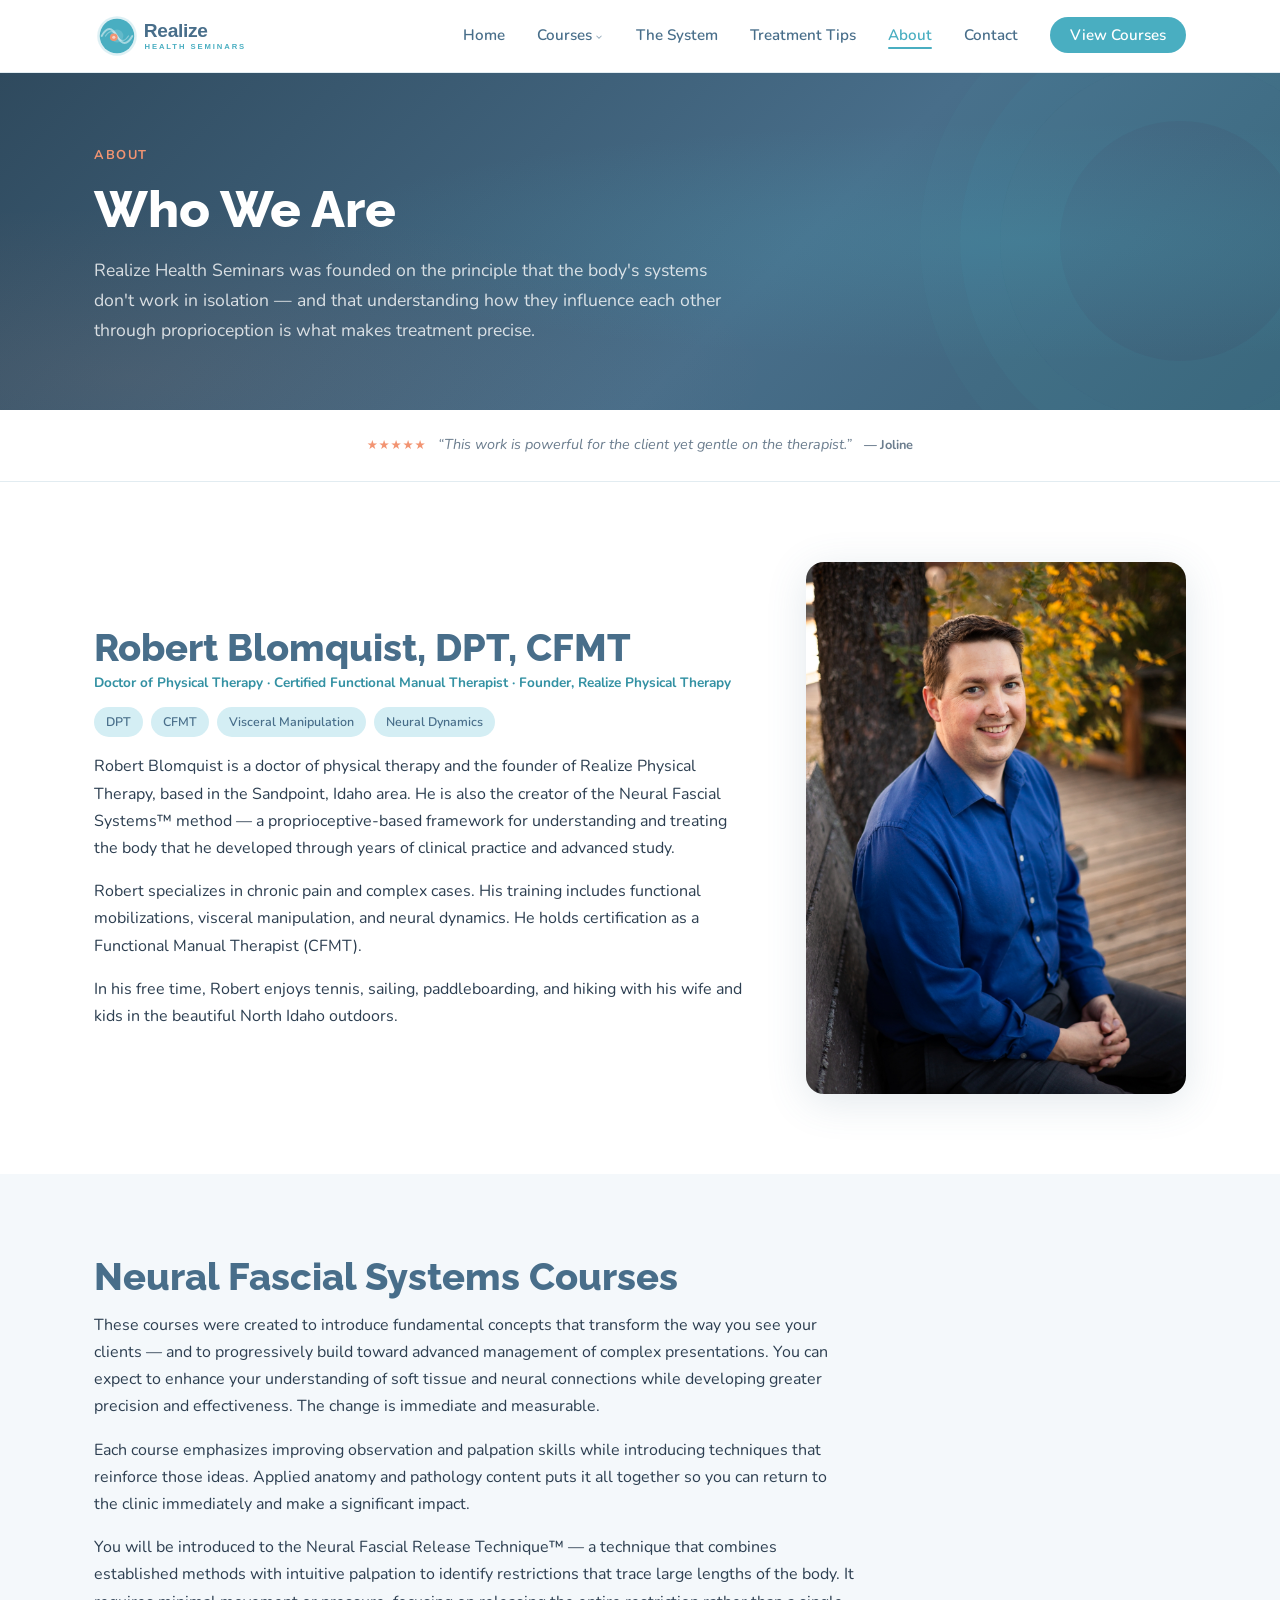
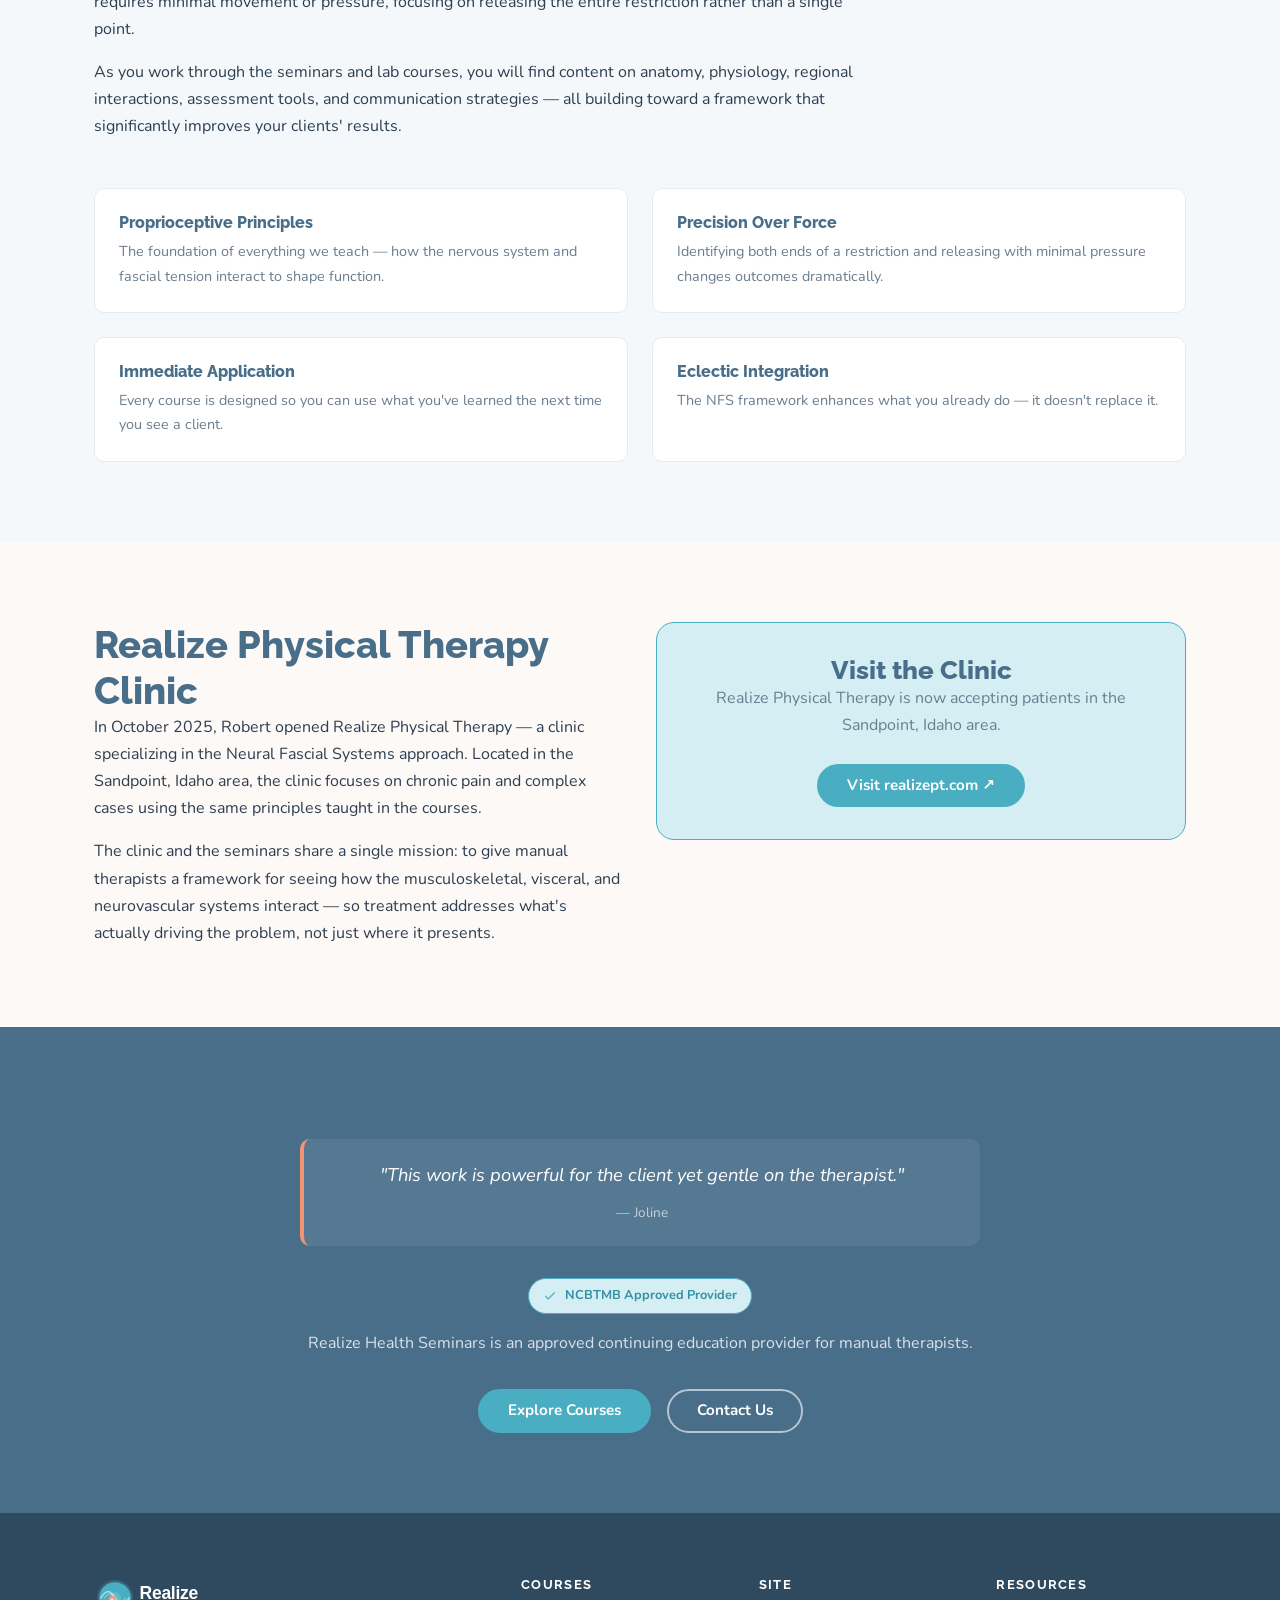
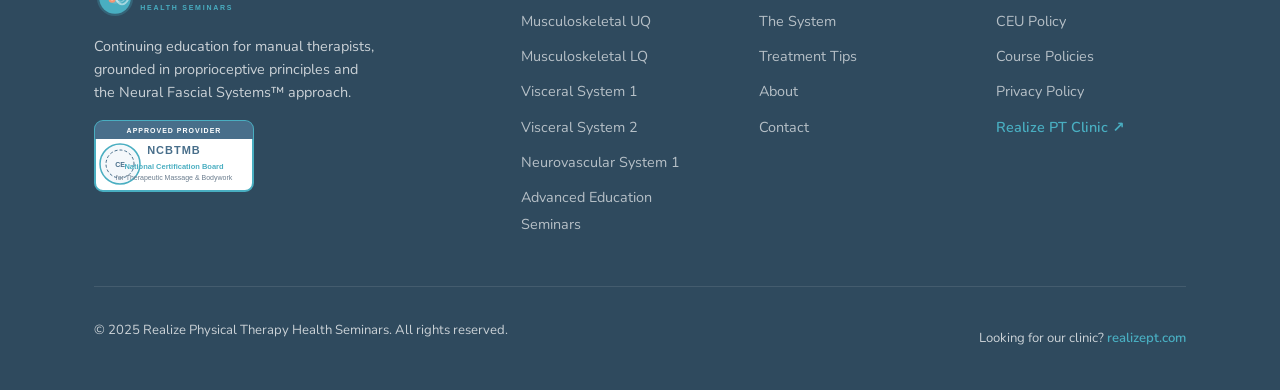
<file: about.html>
<!DOCTYPE html>
<html lang="en">
<head>
  <meta charset="UTF-8">
  <meta name="viewport" content="width=device-width, initial-scale=1.0">
  <title>About Robert Blomquist DPT | Realize Health Seminars</title>
  <meta name="description" content="Meet Robert Blomquist DPT, CFMT — founder of Realize Physical Therapy and creator of the Neural Fascial Systems approach.">

  <!-- Open Graph -->
  <meta property="og:type" content="website">
  <meta property="og:url" content="https://neuralfascialsystems.com/about.html">
  <meta property="og:title" content="About Robert Blomquist DPT | Realize Health Seminars">
  <meta property="og:description" content="Meet Robert Blomquist DPT, CFMT — founder of Realize Physical Therapy and creator of the Neural Fascial Systems approach.">
  <meta property="og:image" content="https://neuralfascialsystems.com/assets/images/logo.svg">
  <meta property="og:site_name" content="Realize Health Seminars">

  <!-- Twitter Card -->
  <meta name="twitter:card" content="summary_large_image">
  <meta name="twitter:title" content="About Robert Blomquist DPT | Realize Health Seminars">
  <meta name="twitter:description" content="Meet Robert Blomquist DPT, CFMT — founder of Realize Physical Therapy and creator of the Neural Fascial Systems approach.">

  <!-- Canonical -->
  <link rel="canonical" href="https://neuralfascialsystems.com/about.html">

  <!-- Fonts -->
  <link rel="preconnect" href="https://fonts.googleapis.com">
  <link rel="preconnect" href="https://fonts.gstatic.com" crossorigin>
  <link href="https://fonts.googleapis.com/css2?family=Raleway:wght@400;500;600;700;800;900&family=Nunito:wght@300;400;500;600;700&display=swap" rel="stylesheet">

  <!-- Stylesheet -->
  <link rel="stylesheet" href="assets/css/style.css">
  <link rel="icon" type="image/svg+xml" href="assets/images/favicon.svg">
  <link rel="icon" type="image/png" sizes="32x32" href="assets/images/favicon.svg">
  <script type="application/ld+json">
  {
    "@context": "https://schema.org",
    "@type": "Person",
    "name": "Robert Blomquist",
    "honorificSuffix": "DPT, CFMT",
    "jobTitle": "Doctor of Physical Therapy",
    "description": "Founder of Realize Physical Therapy and creator of the Neural Fascial Systems approach. Specializes in chronic pain, visceral manipulation, and neural dynamics.",
    "url": "https://neuralfascialsystems.com/about.html",
    "worksFor": {
      "@type": "Organization",
      "name": "Realize Health Seminars",
      "url": "https://neuralfascialsystems.com"
    },
    "hasCredential": [
      { "@type": "EducationalOccupationalCredential", "credentialCategory": "Doctor of Physical Therapy" },
      { "@type": "EducationalOccupationalCredential", "credentialCategory": "Certified Functional Manual Therapist" }
    ]
  }
  </script>
</head>
<body>

  <!-- Navigation -->
  <nav class="site-nav">
    <div class="container">
      <div class="nav-inner">
        <a href="index.html" class="nav-logo"><img src="assets/images/logo.svg" alt="Realize Health Seminars" height="46"></a>
        <ul class="nav-links">
          <li><a href="index.html">Home</a></li>
          <li class="nav-has-dropdown">
            <a href="courses/">Courses</a><button class="dropdown-toggle" aria-expanded="false" aria-label="Toggle course submenu"><svg width="10" height="10" viewBox="0 0 24 24" fill="none" stroke="currentColor" stroke-width="2.5" aria-hidden="true"><polyline points="6 9 12 15 18 9"/></svg></button>
            <ul class="nav-dropdown">
              <li><a href="courses/musculoskeletal-upper-quarter.html">Musculoskeletal UQ</a></li>
              <li><a href="courses/musculoskeletal-lower-quarter.html">Musculoskeletal LQ</a></li>
              <li><a href="courses/visceral-system-1.html">Visceral System 1</a></li>
              <li><a href="courses/visceral-system-2.html">Visceral System 2</a></li>
              <li><a href="courses/neurovascular-system-1.html">Neurovascular System 1</a></li>
              <li><a href="courses/advanced-seminars.html">Advanced Education Seminars</a></li>
            </ul>
          </li>
          <li><a href="the-system.html">The System</a></li>
          <li><a href="treatment-tips/">Treatment Tips</a></li>
          <li><a href="about.html">About</a></li>
          <li><a href="contact.html">Contact</a></li>
          <li><a href="courses/" class="nav-cta">View Courses</a></li>
        </ul>
        <button class="nav-toggle" aria-label="Toggle menu" aria-expanded="false">
          <svg width="24" height="24" viewBox="0 0 24 24" fill="none" stroke="currentColor" stroke-width="2"><line x1="3" y1="6" x2="21" y2="6"/><line x1="3" y1="12" x2="21" y2="12"/><line x1="3" y1="18" x2="21" y2="18"/></svg>
        </button>
      </div>
    </div>
  </nav>

  <!-- Breadcrumb -->
<main>

    <!-- Page Hero -->
    <section class="page-hero">
      <div class="container">
        <div class="hero-content">
          <div class="eyebrow">About</div>
          <h1>Who We Are</h1>
          <p>Realize Health Seminars was founded on the principle that the body's systems don't work in isolation — and that understanding how they influence each other through proprioception is what makes treatment precise.</p>
        </div>
      </div>
    </section>

  <!-- Testimonial Strip -->
  <div class="testimonial-strip">
    <div class="container">
      <div class="testimonial-strip-inner">
        <div class="testimonial-strip-item">
          <div class="testimonial-strip-stars">&#9733;&#9733;&#9733;&#9733;&#9733;</div>
          <p class="testimonial-strip-quote">&ldquo;This work is powerful for the client yet gentle on the therapist.&rdquo;</p>
          <span class="testimonial-strip-name">&mdash; Joline</span>
        </div>
      </div>
    </div>
  </div>

    <!-- Section 1: Robert Bio -->
    <section class="section">
      <div class="container">
        <div class="about-hero-layout fade-in">
          <div>
            <h2>Robert Blomquist, DPT, CFMT</h2>
            <div class="instructor-creds">Doctor of Physical Therapy &middot; Certified Functional Manual Therapist &middot; Founder, Realize Physical Therapy</div>
            <div class="credential-tags">
              <span class="credential-tag">DPT</span>
              <span class="credential-tag">CFMT</span>
              <span class="credential-tag">Visceral Manipulation</span>
              <span class="credential-tag">Neural Dynamics</span>
              
            </div>
            <p>Robert Blomquist is a doctor of physical therapy and the founder of Realize Physical Therapy, based in the Sandpoint, Idaho area. He is also the creator of the Neural Fascial Systems™ method — a proprioceptive-based framework for understanding and treating the body that he developed through years of clinical practice and advanced study.</p>
            <p>Robert specializes in chronic pain and complex cases. His training includes functional mobilizations, visceral manipulation, and neural dynamics. He holds certification as a Functional Manual Therapist (CFMT).</p>
            <p>In his free time, Robert enjoys tennis, sailing, paddleboarding, and hiking with his wife and kids in the beautiful North Idaho outdoors.</p>
          </div>
          <div>
            <img src="assets/images/robert-blomquist.jpg" alt="Robert Blomquist DPT, CFMT" class="about-photo">
          </div>
        </div>
      </div>
    </section>

    <!-- Section 2: NFS Courses -->
    <section class="section section-alt">
      <div class="container">
        <div class="fade-in">
          <h2>Neural Fascial Systems Courses</h2>
          <p style="max-width:760px; margin-top:.75rem;">These courses were created to introduce fundamental concepts that transform the way you see your clients — and to progressively build toward advanced management of complex presentations. You can expect to enhance your understanding of soft tissue and neural connections while developing greater precision and effectiveness. The change is immediate and measurable.</p>
          <p style="max-width:760px;">Each course emphasizes improving observation and palpation skills while introducing techniques that reinforce those ideas. Applied anatomy and pathology content puts it all together so you can return to the clinic immediately and make a significant impact.</p>
          <p style="max-width:760px;">You will be introduced to the Neural Fascial Release Technique™ — a technique that combines established methods with intuitive palpation to identify restrictions that trace large lengths of the body. It requires minimal movement or pressure, focusing on releasing the entire restriction rather than a single point.</p>
          <p style="max-width:760px;">As you work through the seminars and lab courses, you will find content on anatomy, physiology, regional interactions, assessment tools, and communication strategies — all building toward a framework that significantly improves your clients' results.</p>
        </div>

        <div class="values-grid mt-3 fade-in">
          <div class="value-card">
            <h4>Proprioceptive Principles</h4>
            <p>The foundation of everything we teach — how the nervous system and fascial tension interact to shape function.</p>
          </div>
          <div class="value-card">
            <h4>Precision Over Force</h4>
            <p>Identifying both ends of a restriction and releasing with minimal pressure changes outcomes dramatically.</p>
          </div>
          <div class="value-card">
            <h4>Immediate Application</h4>
            <p>Every course is designed so you can use what you've learned the next time you see a client.</p>
          </div>
          <div class="value-card">
            <h4>Eclectic Integration</h4>
            <p>The NFS framework enhances what you already do — it doesn't replace it.</p>
          </div>
        </div>
      </div>
    </section>

    <!-- Section 3: The Clinic Connection -->
    <section class="section section-warm">
      <div class="container">
        <div class="grid-2 fade-in">
          <div>
            <h2>Realize Physical Therapy Clinic</h2>
            <p>In October 2025, Robert opened Realize Physical Therapy — a clinic specializing in the Neural Fascial Systems approach. Located in the Sandpoint, Idaho area, the clinic focuses on chronic pain and complex cases using the same principles taught in the courses.</p>
            <p>The clinic and the seminars share a single mission: to give manual therapists a framework for seeing how the musculoskeletal, visceral, and neurovascular systems interact — so treatment addresses what's actually driving the problem, not just where it presents.</p>
          </div>
          <div>
            <div style="background:var(--teal-light); border:1px solid var(--teal); border-radius:var(--radius-lg); padding:2rem; text-align:center;">
              <h3>Visit the Clinic</h3>
              <p style="color:var(--text-muted); margin-bottom:1.5rem;">Realize Physical Therapy is now accepting patients in the Sandpoint, Idaho area.</p>
              <a href="https://realizept.com" class="btn btn-primary" target="_blank" rel="noopener">Visit realizept.com ↗</a>
            </div>
          </div>
        </div>
      </div>
    </section>

    <!-- Section 4: NCBTMB + Quote + CTA -->
    <section class="section section-navy">
      <div class="container fade-in">
        <div style="max-width:680px; margin:0 auto; text-align:center;">
          <div class="pull-quote" style="background:rgba(255,255,255,.08); border-color:var(--coral); border-radius:var(--radius);">
            <p style="color:var(--white);">"This work is powerful for the client yet gentle on the therapist."</p>
            <cite style="color:rgba(255,255,255,.65);">— Joline</cite>
          </div>
          <div class="mt-2" style="text-align:center;">
            <span class="ncbtmb-badge">
              <svg width="14" height="14" viewBox="0 0 24 24" fill="none" stroke="currentColor" stroke-width="2"><polyline points="20 6 9 17 4 12"/></svg>
              NCBTMB Approved Provider
            </span>
          </div>
          <p style="color:rgba(255,255,255,.8); margin-top:1rem;">Realize Health Seminars is an approved continuing education provider for manual therapists.</p>
          <div class="hero-actions mt-2" style="justify-content:center;">
            <a href="courses/" class="btn btn-primary">Explore Courses</a>
            <a href="contact.html" class="btn btn-outline">Contact Us</a>
          </div>
        </div>
      </div>
    </section>

  </main>

  <!-- Footer -->
  <footer class="site-footer">
    <div class="container">
      <div class="footer-grid">
        <div class="footer-brand">
          <img src="assets/images/logo-white.svg" alt="Realize Health Seminars">
          <p>Continuing education for manual therapists, grounded in proprioceptive principles and the Neural Fascial Systems™ approach.</p>
          <img src="assets/images/ncbtmb-placeholder.svg" alt="NCBTMB Approved Provider" style="height:72px;margin-top:.5rem;">
        </div>
        <div class="footer-col">
          <h5>Courses</h5>
          <ul>
            <li><a href="courses/musculoskeletal-upper-quarter.html">Musculoskeletal UQ</a></li>
            <li><a href="courses/musculoskeletal-lower-quarter.html">Musculoskeletal LQ</a></li>
            <li><a href="courses/visceral-system-1.html">Visceral System 1</a></li>
            <li><a href="courses/visceral-system-2.html">Visceral System 2</a></li>
            <li><a href="courses/neurovascular-system-1.html">Neurovascular System 1</a></li>
            <li><a href="courses/advanced-seminars.html">Advanced Education Seminars</a></li>
          </ul>
        </div>
        <div class="footer-col">
          <h5>Site</h5>
          <ul>
            <li><a href="the-system.html">The System</a></li>
            <li><a href="treatment-tips/">Treatment Tips</a></li>
            <li><a href="about.html">About</a></li>
            <li><a href="contact.html">Contact</a></li>
          </ul>
        </div>
        <div class="footer-col">
          <h5>Resources</h5>
          <ul>
            <li><a href="contact.html#ceu-policy">CEU Policy</a></li>
            <li><a href="policies.html">Course Policies</a></li>
            <li><a href="privacy.html">Privacy Policy</a></li>
            <li><a href="https://realizept.com" target="_blank" rel="noopener" class="footer-clinic-link">Realize PT Clinic ↗</a></li>
          </ul>
        </div>
      </div>
      <div class="footer-bottom">
        <p>&copy; 2025 Realize Physical Therapy Health Seminars. All rights reserved.</p>
        <p>Looking for our clinic? <a href="https://realizept.com" target="_blank" rel="noopener" class="footer-clinic-link">realizept.com</a></p>
      </div>
    </div>
  </footer>
  <script src="assets/js/main.js"></script>

</body>
</html>
</file>
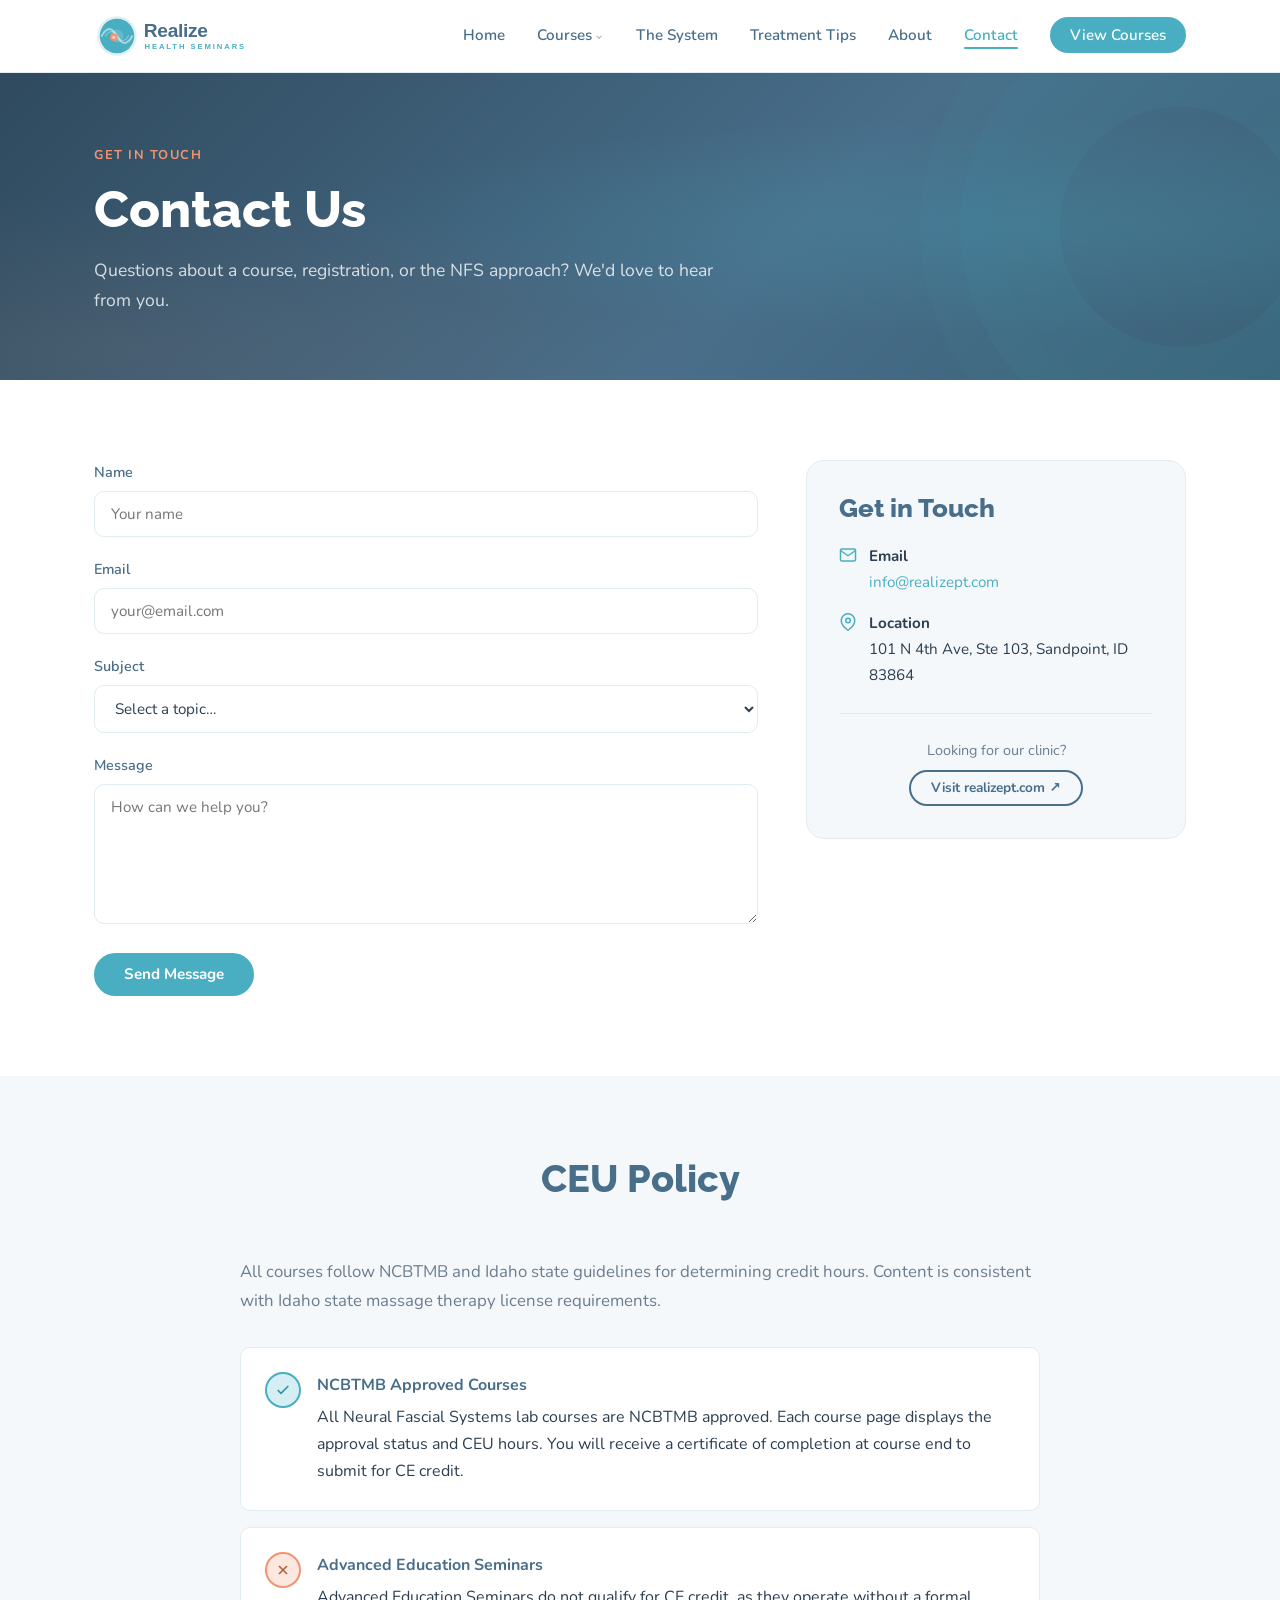
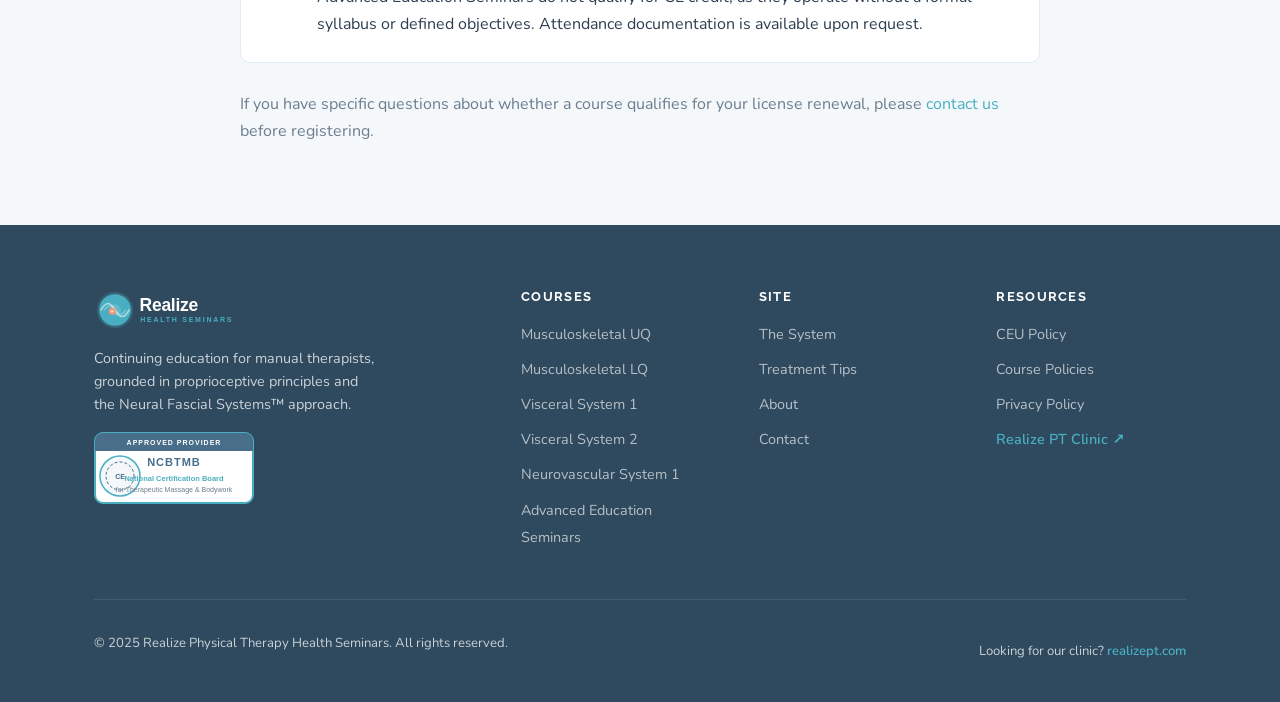
<file: contact.html>
<!DOCTYPE html>
<html lang="en">
<head>
  <meta charset="UTF-8">
  <meta name="viewport" content="width=device-width, initial-scale=1.0">
  <title>Contact | Realize Health Seminars</title>
  <meta name="description" content="Contact Realize Health Seminars with questions about courses, registration, or the Neural Fascial Systems approach.">

  <!-- Open Graph -->
  <meta property="og:type" content="website">
  <meta property="og:url" content="https://neuralfascialsystems.com/contact.html">
  <meta property="og:title" content="Contact | Realize Health Seminars">
  <meta property="og:description" content="Contact Realize Health Seminars with questions about courses, registration, or the Neural Fascial Systems approach.">
  <meta property="og:image" content="https://neuralfascialsystems.com/assets/images/logo.svg">
  <meta property="og:site_name" content="Realize Health Seminars">

  <!-- Twitter Card -->
  <meta name="twitter:card" content="summary_large_image">
  <meta name="twitter:title" content="Contact | Realize Health Seminars">
  <meta name="twitter:description" content="Contact Realize Health Seminars with questions about courses, registration, or the Neural Fascial Systems approach.">

  <!-- Canonical -->
  <link rel="canonical" href="https://neuralfascialsystems.com/contact.html">

  <!-- Fonts -->
  <link rel="preconnect" href="https://fonts.googleapis.com">
  <link rel="preconnect" href="https://fonts.gstatic.com" crossorigin>
  <link href="https://fonts.googleapis.com/css2?family=Raleway:wght@400;500;600;700;800;900&family=Nunito:wght@300;400;500;600;700&display=swap" rel="stylesheet">

  <!-- Stylesheet -->
  <link rel="stylesheet" href="assets/css/style.css">
  <link rel="icon" type="image/svg+xml" href="assets/images/favicon.svg">
  <link rel="icon" type="image/png" sizes="32x32" href="assets/images/favicon.svg">
  <script type="application/ld+json">
  {
    "@context": "https://schema.org",
    "@type": "LocalBusiness",
    "name": "Realize Health Seminars",
    "url": "https://neuralfascialsystems.com",
    "email": "info@realizept.com",
    "address": {
      "@type": "PostalAddress",
      "streetAddress": "101 N 4th Ave, Ste 103",
      "addressLocality": "Sandpoint",
      "addressRegion": "ID",
      "postalCode": "83864",
      "addressCountry": "US"
    },
    "areaServed": "United States",
    "description": "Continuing education courses for manual therapists using the Neural Fascial Systems approach."
  }
  </script>
</head>
<body>

  <!-- Navigation -->
  <nav class="site-nav">
    <div class="container">
      <div class="nav-inner">
        <a href="index.html" class="nav-logo"><img src="assets/images/logo.svg" alt="Realize Health Seminars" height="46"></a>
        <ul class="nav-links">
          <li><a href="index.html">Home</a></li>
          <li class="nav-has-dropdown">
            <a href="courses/">Courses</a><button class="dropdown-toggle" aria-expanded="false" aria-label="Toggle course submenu"><svg width="10" height="10" viewBox="0 0 24 24" fill="none" stroke="currentColor" stroke-width="2.5" aria-hidden="true"><polyline points="6 9 12 15 18 9"/></svg></button>
            <ul class="nav-dropdown">
              <li><a href="courses/musculoskeletal-upper-quarter.html">Musculoskeletal UQ</a></li>
              <li><a href="courses/musculoskeletal-lower-quarter.html">Musculoskeletal LQ</a></li>
              <li><a href="courses/visceral-system-1.html">Visceral System 1</a></li>
              <li><a href="courses/visceral-system-2.html">Visceral System 2</a></li>
              <li><a href="courses/neurovascular-system-1.html">Neurovascular System 1</a></li>
              <li><a href="courses/advanced-seminars.html">Advanced Education Seminars</a></li>
            </ul>
          </li>
          <li><a href="the-system.html">The System</a></li>
          <li><a href="treatment-tips/">Treatment Tips</a></li>
          <li><a href="about.html">About</a></li>
          <li><a href="contact.html">Contact</a></li>
          <li><a href="courses/" class="nav-cta">View Courses</a></li>
        </ul>
        <button class="nav-toggle" aria-label="Toggle menu" aria-expanded="false">
          <svg width="24" height="24" viewBox="0 0 24 24" fill="none" stroke="currentColor" stroke-width="2"><line x1="3" y1="6" x2="21" y2="6"/><line x1="3" y1="12" x2="21" y2="12"/><line x1="3" y1="18" x2="21" y2="18"/></svg>
        </button>
      </div>
    </div>
  </nav>

  <main>

    <!-- Page Hero -->
    <section class="page-hero">
      <div class="container">
        <div class="hero-content">
          <div class="eyebrow">Get in Touch</div>
          <h1>Contact Us</h1>
          <p>Questions about a course, registration, or the NFS approach? We'd love to hear from you.</p>
        </div>
      </div>
    </section>

    <!-- Contact Form + Info -->
    <section class="section">
      <div class="container">
        <div class="contact-layout fade-in">

          <!-- Left: Contact Form -->
          <div>
            <form id="contact-form" action="https://formspree.io/f/REPLACE_FORMSPREE_ID" method="POST">
              <input type="hidden" name="_subject" value="New message from Realize Health Seminars website">
              <input type="hidden" name="_next" value="">
              <div class="form-group">
                <label for="contact-name">Name</label>
                <input type="text" id="contact-name" name="name" placeholder="Your name" required>
              </div>
              <div class="form-group">
                <label for="contact-email">Email</label>
                <input type="email" id="contact-email" name="_replyto" placeholder="your@email.com" required>
              </div>
              <div class="form-group">
                <label for="contact-subject">Subject</label>
                <select id="contact-subject" name="subject">
                  <option value="">Select a topic…</option>
                  <option value="Course Question">Course Question</option>
                  <option value="Registration">Registration</option>
                  <option value="CEU Policy">CEU Policy</option>
                  <option value="General Inquiry">General Inquiry</option>
                  <option value="Other">Other</option>
                </select>
              </div>
              <div class="form-group">
                <label for="contact-message">Message</label>
                <textarea id="contact-message" name="message" placeholder="How can we help you?" required></textarea>
              </div>
              <button type="submit" class="btn btn-primary">Send Message</button>
            </form>
            <div id="contact-success" style="display:none; margin-top:1.25rem; background:var(--teal-light); border:1px solid var(--teal); border-radius:var(--radius); padding:1rem 1.25rem; color:var(--teal-dark); font-weight:600;">
              ✓ Thank you! We'll be in touch within 1 business day.
            </div>
          </div>

          <!-- Right: Contact Info -->
          <div class="contact-info-box">
            <h3>Get in Touch</h3>

            <div class="contact-info-item">
              <svg width="18" height="18" viewBox="0 0 24 24" fill="none" stroke="currentColor" stroke-width="2" stroke-linecap="round" stroke-linejoin="round" aria-hidden="true">
                <path d="M4 4h16c1.1 0 2 .9 2 2v12c0 1.1-.9 2-2 2H4c-1.1 0-2-.9-2-2V6c0-1.1.9-2 2-2z"/>
                <polyline points="22,6 12,13 2,6"/>
              </svg>
              <div>
                <strong>Email</strong><br>
                <a href="mailto:info@realizept.com">info@realizept.com</a>
              </div>
            </div>

            <div class="contact-info-item">
              <svg width="18" height="18" viewBox="0 0 24 24" fill="none" stroke="currentColor" stroke-width="2" stroke-linecap="round" stroke-linejoin="round" aria-hidden="true">
                <path d="M21 10c0 7-9 13-9 13s-9-6-9-13a9 9 0 0 1 18 0z"/>
                <circle cx="12" cy="10" r="3"/>
              </svg>
              <div>
                <strong>Location</strong><br>
                101 N 4th Ave, Ste 103, Sandpoint, ID 83864
              </div>
            </div>

            <div class="clinic-link-box">
              <p>Looking for our clinic?</p>
              <a href="https://realizept.com" class="btn btn-outline-navy btn-sm" target="_blank" rel="noopener">Visit realizept.com ↗</a>
            </div>
          </div>

        </div>
      </div>
    </section>

    <!-- CEU Policy -->
    <section class="section section-alt" id="ceu-policy">
      <div class="container">
        <div class="section-header fade-in">
          <h2>CEU Policy</h2>
        </div>
        <div class="fade-in" style="max-width:800px; margin:0 auto;">
          <p style="color:var(--text-muted); font-size:1.05rem;">All courses follow NCBTMB and Idaho state guidelines for determining credit hours. Content is consistent with Idaho state massage therapy license requirements.</p>

          <div style="display:flex; flex-direction:column; gap:1rem; margin-top:2rem;">

            <div style="background:var(--white); border:1px solid var(--border); border-radius:var(--radius); padding:1.5rem; display:flex; gap:1rem; align-items:flex-start;">
              <div style="width:36px; height:36px; border-radius:50%; background:var(--teal-light); border:2px solid var(--teal); flex-shrink:0; display:flex; align-items:center; justify-content:center;">
                <svg width="16" height="16" viewBox="0 0 24 24" fill="none" stroke="var(--teal-dark)" stroke-width="2.5"><polyline points="20 6 9 17 4 12"/></svg>
              </div>
              <div>
                <strong style="color:var(--navy); display:block; margin-bottom:.3rem;">NCBTMB Approved Courses</strong>
                All Neural Fascial Systems lab courses are NCBTMB approved. Each course page displays the approval status and CEU hours. You will receive a certificate of completion at course end to submit for CE credit.
              </div>
            </div>

            <div style="background:var(--white); border:1px solid var(--border); border-radius:var(--radius); padding:1.5rem; display:flex; gap:1rem; align-items:flex-start;">
              <div style="width:36px; height:36px; border-radius:50%; background:var(--coral-light); border:2px solid var(--coral); flex-shrink:0; display:flex; align-items:center; justify-content:center;">
                <svg width="16" height="16" viewBox="0 0 24 24" fill="none" stroke="#b85d3a" stroke-width="2.5"><line x1="18" y1="6" x2="6" y2="18"/><line x1="6" y1="6" x2="18" y2="18"/></svg>
              </div>
              <div>
                <strong style="color:var(--navy); display:block; margin-bottom:.3rem;">Advanced Education Seminars</strong>
                Advanced Education Seminars do not qualify for CE credit, as they operate without a formal syllabus or defined objectives. Attendance documentation is available upon request.
              </div>
            </div>

          </div>

          <p style="margin-top:1.75rem; color:var(--text-muted);">If you have specific questions about whether a course qualifies for your license renewal, please <a href="#contact-form">contact us</a> before registering.</p>
        </div>
      </div>
    </section>

  </main>

  <!-- Footer -->
  <footer class="site-footer">
    <div class="container">
      <div class="footer-grid">
        <div class="footer-brand">
          <img src="assets/images/logo-white.svg" alt="Realize Health Seminars">
          <p>Continuing education for manual therapists, grounded in proprioceptive principles and the Neural Fascial Systems™ approach.</p>
          <img src="assets/images/ncbtmb-placeholder.svg" alt="NCBTMB Approved Provider" style="height:72px;margin-top:.5rem;">
        </div>
        <div class="footer-col">
          <h5>Courses</h5>
          <ul>
            <li><a href="courses/musculoskeletal-upper-quarter.html">Musculoskeletal UQ</a></li>
            <li><a href="courses/musculoskeletal-lower-quarter.html">Musculoskeletal LQ</a></li>
            <li><a href="courses/visceral-system-1.html">Visceral System 1</a></li>
            <li><a href="courses/visceral-system-2.html">Visceral System 2</a></li>
            <li><a href="courses/neurovascular-system-1.html">Neurovascular System 1</a></li>
            <li><a href="courses/advanced-seminars.html">Advanced Education Seminars</a></li>
          </ul>
        </div>
        <div class="footer-col">
          <h5>Site</h5>
          <ul>
            <li><a href="the-system.html">The System</a></li>
            <li><a href="treatment-tips/">Treatment Tips</a></li>
            <li><a href="about.html">About</a></li>
            <li><a href="contact.html">Contact</a></li>
          </ul>
        </div>
        <div class="footer-col">
          <h5>Resources</h5>
          <ul>
            <li><a href="contact.html#ceu-policy">CEU Policy</a></li>
            <li><a href="policies.html">Course Policies</a></li>
            <li><a href="privacy.html">Privacy Policy</a></li>
            <li><a href="https://realizept.com" target="_blank" rel="noopener" class="footer-clinic-link">Realize PT Clinic ↗</a></li>
          </ul>
        </div>
      </div>
      <div class="footer-bottom">
        <p>&copy; 2025 Realize Physical Therapy Health Seminars. All rights reserved.</p>
        <p>Looking for our clinic? <a href="https://realizept.com" target="_blank" rel="noopener" class="footer-clinic-link">realizept.com</a></p>
      </div>
    </div>
  </footer>
  <script src="assets/js/main.js"></script>

</body>
</html>
</file>
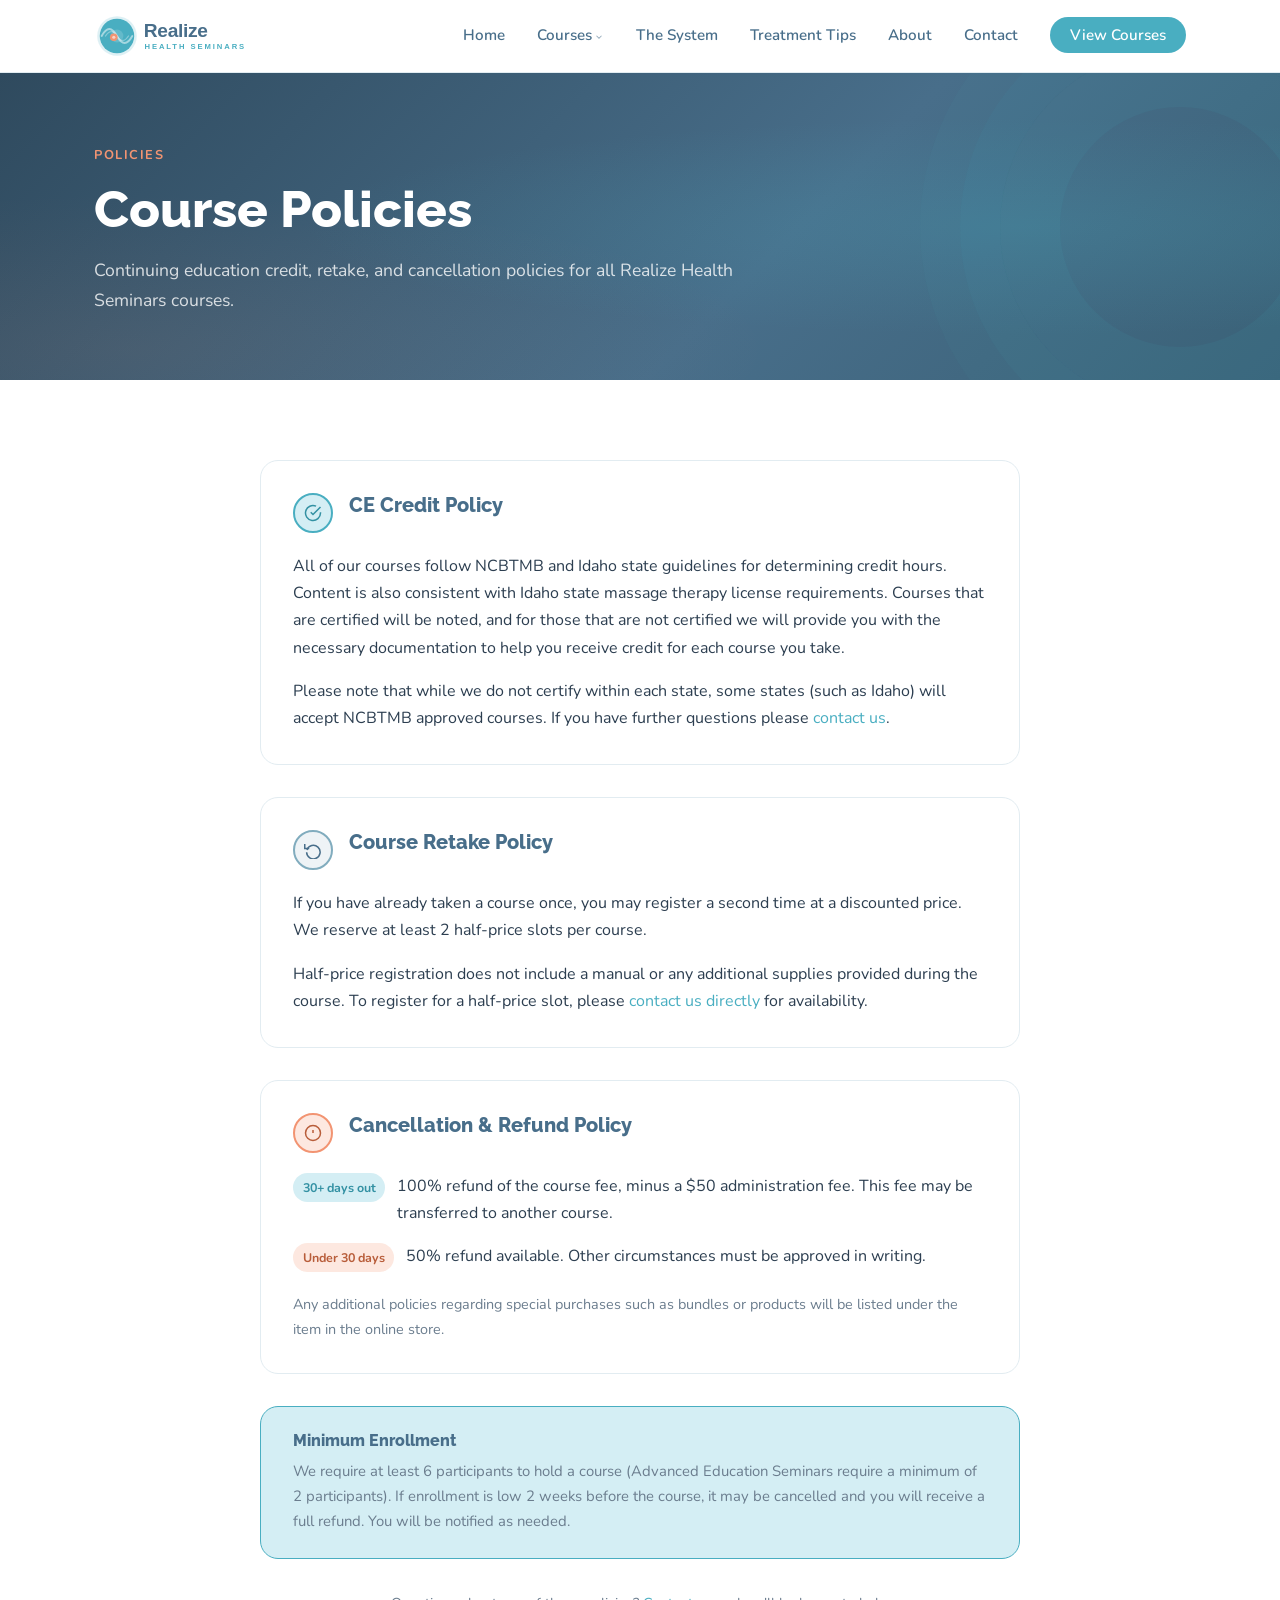
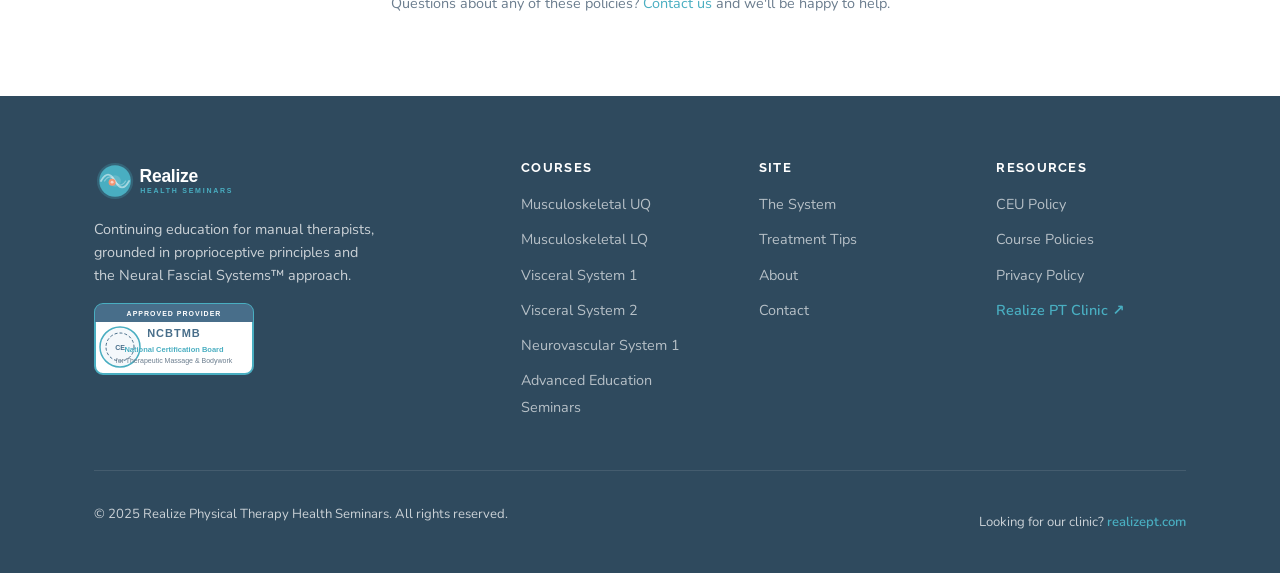
<file: policies.html>
<!DOCTYPE html>
<html lang="en">
<head>
  <meta charset="UTF-8">
  <meta name="viewport" content="width=device-width, initial-scale=1.0">
  <title>Course Policies | Realize Health Seminars</title>
  <meta name="description" content="CE credit, course retake, and cancellation/refund policies for Realize Health Seminars continuing education courses.">
  <link rel="canonical" href="https://neuralfascialsystems.com/policies.html">
  <link rel="preconnect" href="https://fonts.googleapis.com">
  <link rel="preconnect" href="https://fonts.gstatic.com" crossorigin>
  <link href="https://fonts.googleapis.com/css2?family=Raleway:wght@400;500;600;700;800;900&family=Nunito:wght@300;400;500;600;700&display=swap" rel="stylesheet">
  <link rel="stylesheet" href="assets/css/style.css">
  <link rel="icon" type="image/svg+xml" href="assets/images/favicon.svg">
  <link rel="icon" type="image/png" sizes="32x32" href="assets/images/favicon.svg">
</head>
<body>

  <nav class="site-nav">
    <div class="container">
      <div class="nav-inner">
        <a href="index.html" class="nav-logo"><img src="assets/images/logo.svg" alt="Realize Health Seminars" height="46"></a>
        <ul class="nav-links">
          <li><a href="index.html">Home</a></li>
          <li class="nav-has-dropdown">
            <a href="courses/">Courses</a><button class="dropdown-toggle" aria-expanded="false" aria-label="Toggle course submenu"><svg width="10" height="10" viewBox="0 0 24 24" fill="none" stroke="currentColor" stroke-width="2.5" aria-hidden="true"><polyline points="6 9 12 15 18 9"/></svg></button>
            <ul class="nav-dropdown">
              <li><a href="courses/musculoskeletal-upper-quarter.html">Musculoskeletal UQ</a></li>
              <li><a href="courses/musculoskeletal-lower-quarter.html">Musculoskeletal LQ</a></li>
              <li><a href="courses/visceral-system-1.html">Visceral System 1</a></li>
              <li><a href="courses/visceral-system-2.html">Visceral System 2</a></li>
              <li><a href="courses/neurovascular-system-1.html">Neurovascular System 1</a></li>
              <li><a href="courses/advanced-seminars.html">Advanced Education Seminars</a></li>
            </ul>
          </li>
          <li><a href="the-system.html">The System</a></li>
          <li><a href="treatment-tips/">Treatment Tips</a></li>
          <li><a href="about.html">About</a></li>
          <li><a href="contact.html">Contact</a></li>
          <li><a href="courses/" class="nav-cta">View Courses</a></li>
        </ul>
        <button class="nav-toggle" aria-label="Toggle menu" aria-expanded="false">
          <svg width="24" height="24" viewBox="0 0 24 24" fill="none" stroke="currentColor" stroke-width="2"><line x1="3" y1="6" x2="21" y2="6"/><line x1="3" y1="12" x2="21" y2="12"/><line x1="3" y1="18" x2="21" y2="18"/></svg>
        </button>
      </div>
    </div>
  </nav>

  <main>

    <section class="page-hero">
      <div class="container">
        <div class="hero-content">
          <div class="eyebrow">Policies</div>
          <h1>Course Policies</h1>
          <p>Continuing education credit, retake, and cancellation policies for all Realize Health Seminars courses.</p>
        </div>
      </div>
    </section>

    <section class="section">
      <div class="container">
        <div style="max-width:760px; margin:0 auto; display:flex; flex-direction:column; gap:2rem;">

          <!-- CE Credit Policy -->
          <div id="ce-credit" style="background:var(--white); border:1px solid var(--border); border-radius:var(--radius-lg); padding:2rem;">
            <div style="display:flex; gap:1rem; align-items:flex-start; margin-bottom:1.25rem;">
              <div style="width:40px; height:40px; border-radius:50%; background:var(--teal-light); border:2px solid var(--teal); flex-shrink:0; display:flex; align-items:center; justify-content:center;">
                <svg width="18" height="18" viewBox="0 0 24 24" fill="none" stroke="var(--teal-dark)" stroke-width="2"><path d="M22 11.08V12a10 10 0 1 1-5.93-9.14"/><polyline points="22 4 12 14.01 9 11.01"/></svg>
              </div>
              <h2 style="margin:0; font-size:1.25rem; color:var(--navy);">CE Credit Policy</h2>
            </div>
            <p>All of our courses follow NCBTMB and Idaho state guidelines for determining credit hours. Content is also consistent with Idaho state massage therapy license requirements. Courses that are certified will be noted, and for those that are not certified we will provide you with the necessary documentation to help you receive credit for each course you take.</p>
            <p style="margin-top:1rem;">Please note that while we do not certify within each state, some states (such as Idaho) will accept NCBTMB approved courses. If you have further questions please <a href="contact.html">contact us</a>.</p>
          </div>

          <!-- Course Retake Policy -->
          <div style="background:var(--white); border:1px solid var(--border); border-radius:var(--radius-lg); padding:2rem;">
            <div style="display:flex; gap:1rem; align-items:flex-start; margin-bottom:1.25rem;">
              <div style="width:40px; height:40px; border-radius:50%; background:var(--steel-light, #eef3f6); border:2px solid var(--steel); flex-shrink:0; display:flex; align-items:center; justify-content:center;">
                <svg width="18" height="18" viewBox="0 0 24 24" fill="none" stroke="var(--navy)" stroke-width="2"><polyline points="1 4 1 10 7 10"/><path d="M3.51 15a9 9 0 1 0 .49-3.1"/></svg>
              </div>
              <h2 style="margin:0; font-size:1.25rem; color:var(--navy);">Course Retake Policy</h2>
            </div>
            <p>If you have already taken a course once, you may register a second time at a discounted price. We reserve at least 2 half-price slots per course.</p>
            <p style="margin-top:1rem;">Half-price registration does not include a manual or any additional supplies provided during the course. To register for a half-price slot, please <a href="contact.html">contact us directly</a> for availability.</p>
          </div>

          <!-- Cancellation/Refund Policy -->
          <div style="background:var(--white); border:1px solid var(--border); border-radius:var(--radius-lg); padding:2rem;">
            <div style="display:flex; gap:1rem; align-items:flex-start; margin-bottom:1.25rem;">
              <div style="width:40px; height:40px; border-radius:50%; background:var(--coral-light); border:2px solid var(--coral); flex-shrink:0; display:flex; align-items:center; justify-content:center;">
                <svg width="18" height="18" viewBox="0 0 24 24" fill="none" stroke="#b85d3a" stroke-width="2"><circle cx="12" cy="12" r="10"/><line x1="12" y1="8" x2="12" y2="12"/><line x1="12" y1="16" x2="12.01" y2="16"/></svg>
              </div>
              <h2 style="margin:0; font-size:1.25rem; color:var(--navy);">Cancellation &amp; Refund Policy</h2>
            </div>
            <div style="display:flex; flex-direction:column; gap:1rem;">
              <div style="display:flex; gap:.75rem; align-items:flex-start;">
                <span style="background:var(--teal-light); color:var(--teal-dark); font-size:.78rem; font-weight:700; padding:.25rem .6rem; border-radius:50px; white-space:nowrap; flex-shrink:0;">30+ days out</span>
                <p style="margin:0;">100% refund of the course fee, minus a $50 administration fee. This fee may be transferred to another course.</p>
              </div>
              <div style="display:flex; gap:.75rem; align-items:flex-start;">
                <span style="background:var(--coral-light); color:#b85d3a; font-size:.78rem; font-weight:700; padding:.25rem .6rem; border-radius:50px; white-space:nowrap; flex-shrink:0;">Under 30 days</span>
                <p style="margin:0;">50% refund available. Other circumstances must be approved in writing.</p>
              </div>
            </div>
            <p style="margin-top:1.25rem; color:var(--text-muted); font-size:.9rem;">Any additional policies regarding special purchases such as bundles or products will be listed under the item in the online store.</p>
          </div>

          <!-- Minimum Enrollment -->
          <div style="background:var(--teal-light); border:1px solid var(--teal); border-radius:var(--radius-lg); padding:1.5rem 2rem;">
            <h3 style="margin:0 0 .5rem; font-size:1rem; color:var(--navy);">Minimum Enrollment</h3>
            <p style="margin:0; color:var(--text-muted); font-size:.93rem;">We require at least 6 participants to hold a course (Advanced Education Seminars require a minimum of 2 participants). If enrollment is low 2 weeks before the course, it may be cancelled and you will receive a full refund. You will be notified as needed.</p>
          </div>

          <p style="color:var(--text-muted); font-size:.9rem; text-align:center;">Questions about any of these policies? <a href="contact.html">Contact us</a> and we'll be happy to help.</p>

        </div>
      </div>
    </section>

  </main>

  <footer class="site-footer">
    <div class="container">
      <div class="footer-grid">
        <div class="footer-brand">
          <img src="assets/images/logo-white.svg" alt="Realize Health Seminars">
          <p>Continuing education for manual therapists, grounded in proprioceptive principles and the Neural Fascial Systems&#8482; approach.</p>
          <img src="assets/images/ncbtmb-placeholder.svg" alt="NCBTMB Approved Provider" style="height:72px;margin-top:.5rem;">
        </div>
        <div class="footer-col">
          <h5>Courses</h5>
          <ul>
            <li><a href="courses/musculoskeletal-upper-quarter.html">Musculoskeletal UQ</a></li>
            <li><a href="courses/musculoskeletal-lower-quarter.html">Musculoskeletal LQ</a></li>
            <li><a href="courses/visceral-system-1.html">Visceral System 1</a></li>
            <li><a href="courses/visceral-system-2.html">Visceral System 2</a></li>
            <li><a href="courses/neurovascular-system-1.html">Neurovascular System 1</a></li>
            <li><a href="courses/advanced-seminars.html">Advanced Education Seminars</a></li>
          </ul>
        </div>
        <div class="footer-col">
          <h5>Site</h5>
          <ul>
            <li><a href="the-system.html">The System</a></li>
            <li><a href="treatment-tips/">Treatment Tips</a></li>
            <li><a href="about.html">About</a></li>
            <li><a href="contact.html">Contact</a></li>
          </ul>
        </div>
        <div class="footer-col">
          <h5>Resources</h5>
          <ul>
            <li><a href="contact.html#ceu-policy">CEU Policy</a></li>
            <li><a href="policies.html">Course Policies</a></li>
            <li><a href="privacy.html">Privacy Policy</a></li>
            <li><a href="https://realizept.com" target="_blank" rel="noopener" class="footer-clinic-link">Realize PT Clinic &#8599;</a></li>
          </ul>
        </div>
      </div>
      <div class="footer-bottom">
        <p>&copy; 2025 Realize Physical Therapy Health Seminars. All rights reserved.</p>
        <p>Looking for our clinic? <a href="https://realizept.com" target="_blank" rel="noopener" class="footer-clinic-link">realizept.com</a></p>
      </div>
    </div>
  </footer>
  <script src="assets/js/main.js"></script>
</body>
</html>
</file>
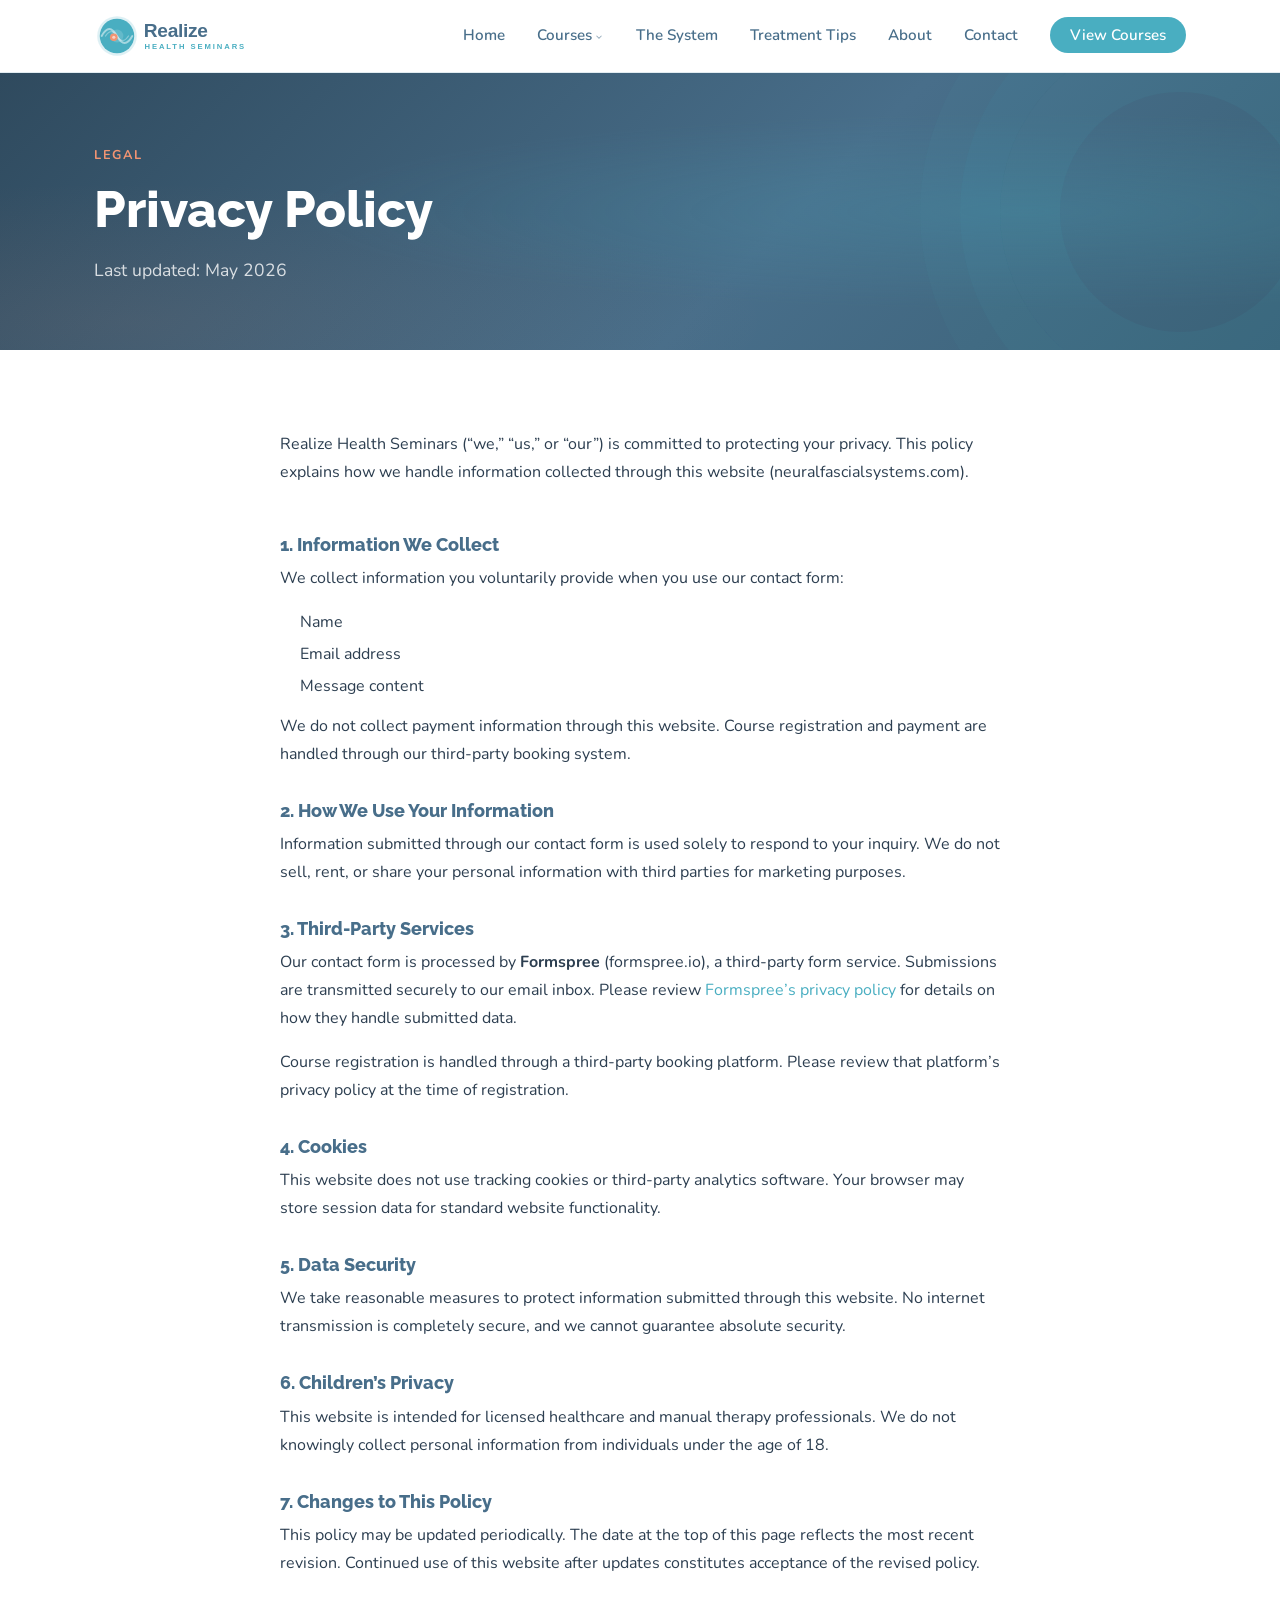
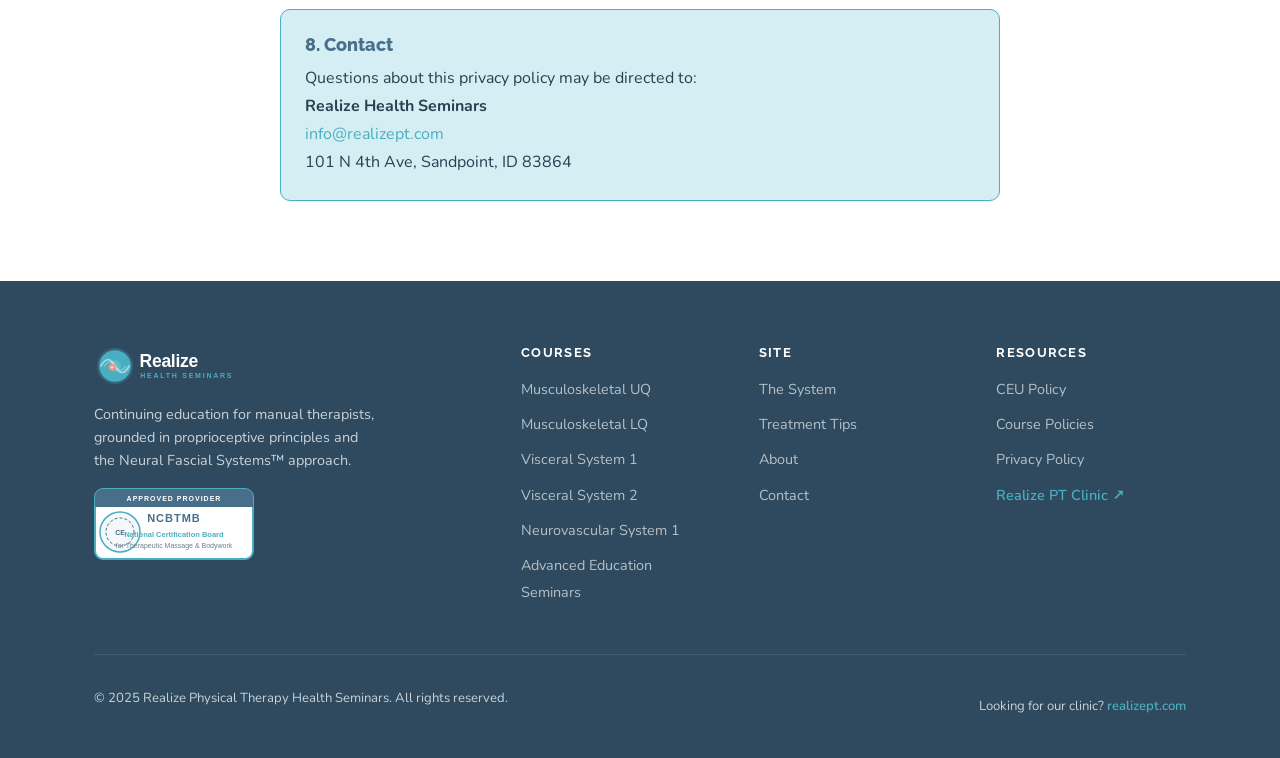
<file: privacy.html>
<!DOCTYPE html>
<html lang="en">
<head>
  <meta charset="UTF-8">
  <meta name="viewport" content="width=device-width, initial-scale=1.0">
  <title>Privacy Policy | Realize Health Seminars</title>
  <meta name="description" content="Privacy policy for Realize Health Seminars — how we handle information submitted through this website.">
  <link rel="canonical" href="https://neuralfascialsystems.com/privacy.html">
  <link rel="preconnect" href="https://fonts.googleapis.com">
  <link rel="preconnect" href="https://fonts.gstatic.com" crossorigin>
  <link href="https://fonts.googleapis.com/css2?family=Raleway:wght@400;500;600;700;800;900&family=Nunito:wght@300;400;500;600;700&display=swap" rel="stylesheet">
  <link rel="stylesheet" href="assets/css/style.css">
  <link rel="icon" type="image/svg+xml" href="assets/images/favicon.svg">
  <link rel="icon" type="image/png" sizes="32x32" href="assets/images/favicon.svg">
</head>
<body>

  <nav class="site-nav">
    <div class="container">
      <div class="nav-inner">
        <a href="index.html" class="nav-logo"><img src="assets/images/logo.svg" alt="Realize Health Seminars" height="46"></a>
        <ul class="nav-links">
          <li><a href="index.html">Home</a></li>
          <li class="nav-has-dropdown">
            <a href="courses/">Courses</a><button class="dropdown-toggle" aria-expanded="false" aria-label="Toggle course submenu"><svg width="10" height="10" viewBox="0 0 24 24" fill="none" stroke="currentColor" stroke-width="2.5" aria-hidden="true"><polyline points="6 9 12 15 18 9"/></svg></button>
            <ul class="nav-dropdown">
              <li><a href="courses/musculoskeletal-upper-quarter.html">Musculoskeletal UQ</a></li>
              <li><a href="courses/musculoskeletal-lower-quarter.html">Musculoskeletal LQ</a></li>
              <li><a href="courses/visceral-system-1.html">Visceral System 1</a></li>
              <li><a href="courses/visceral-system-2.html">Visceral System 2</a></li>
              <li><a href="courses/neurovascular-system-1.html">Neurovascular System 1</a></li>
              <li><a href="courses/advanced-seminars.html">Advanced Education Seminars</a></li>
            </ul>
          </li>
          <li><a href="the-system.html">The System</a></li>
          <li><a href="treatment-tips/">Treatment Tips</a></li>
          <li><a href="about.html">About</a></li>
          <li><a href="contact.html">Contact</a></li>
          <li><a href="courses/" class="nav-cta">View Courses</a></li>
        </ul>
        <button class="nav-toggle" aria-label="Toggle menu" aria-expanded="false">
          <svg width="24" height="24" viewBox="0 0 24 24" fill="none" stroke="currentColor" stroke-width="2"><line x1="3" y1="6" x2="21" y2="6"/><line x1="3" y1="12" x2="21" y2="12"/><line x1="3" y1="18" x2="21" y2="18"/></svg>
        </button>
      </div>
    </div>
  </nav>

  <main>

    <section class="page-hero">
      <div class="container">
        <div class="hero-content">
          <div class="eyebrow">Legal</div>
          <h1>Privacy Policy</h1>
          <p>Last updated: May 2026</p>
        </div>
      </div>
    </section>

    <section class="section">
      <div class="container">
        <div style="max-width:720px; margin:0 auto; display:flex; flex-direction:column; gap:2rem; font-size:1rem; line-height:1.75; color:var(--text);">

          <p>Realize Health Seminars (&ldquo;we,&rdquo; &ldquo;us,&rdquo; or &ldquo;our&rdquo;) is committed to protecting your privacy. This policy explains how we handle information collected through this website (neuralfascialsystems.com).</p>

          <div>
            <h2 style="font-size:1.15rem; color:var(--navy); margin-bottom:.5rem;">1. Information We Collect</h2>
            <p>We collect information you voluntarily provide when you use our contact form:</p>
            <ul style="margin:.5rem 0 0 1.25rem; display:flex; flex-direction:column; gap:.25rem;">
              <li>Name</li>
              <li>Email address</li>
              <li>Message content</li>
            </ul>
            <p style="margin-top:.75rem;">We do not collect payment information through this website. Course registration and payment are handled through our third-party booking system.</p>
          </div>

          <div>
            <h2 style="font-size:1.15rem; color:var(--navy); margin-bottom:.5rem;">2. How We Use Your Information</h2>
            <p>Information submitted through our contact form is used solely to respond to your inquiry. We do not sell, rent, or share your personal information with third parties for marketing purposes.</p>
          </div>

          <div>
            <h2 style="font-size:1.15rem; color:var(--navy); margin-bottom:.5rem;">3. Third-Party Services</h2>
            <p>Our contact form is processed by <strong>Formspree</strong> (formspree.io), a third-party form service. Submissions are transmitted securely to our email inbox. Please review <a href="https://formspree.io/legal/privacy-policy" target="_blank" rel="noopener">Formspree&rsquo;s privacy policy</a> for details on how they handle submitted data.</p>
            <p style="margin-top:.75rem;">Course registration is handled through a third-party booking platform. Please review that platform&rsquo;s privacy policy at the time of registration.</p>
          </div>

          <div>
            <h2 style="font-size:1.15rem; color:var(--navy); margin-bottom:.5rem;">4. Cookies</h2>
            <p>This website does not use tracking cookies or third-party analytics software. Your browser may store session data for standard website functionality.</p>
          </div>

          <div>
            <h2 style="font-size:1.15rem; color:var(--navy); margin-bottom:.5rem;">5. Data Security</h2>
            <p>We take reasonable measures to protect information submitted through this website. No internet transmission is completely secure, and we cannot guarantee absolute security.</p>
          </div>

          <div>
            <h2 style="font-size:1.15rem; color:var(--navy); margin-bottom:.5rem;">6. Children&rsquo;s Privacy</h2>
            <p>This website is intended for licensed healthcare and manual therapy professionals. We do not knowingly collect personal information from individuals under the age of 18.</p>
          </div>

          <div>
            <h2 style="font-size:1.15rem; color:var(--navy); margin-bottom:.5rem;">7. Changes to This Policy</h2>
            <p>This policy may be updated periodically. The date at the top of this page reflects the most recent revision. Continued use of this website after updates constitutes acceptance of the revised policy.</p>
          </div>

          <div style="background:var(--teal-light); border:1px solid var(--teal); border-radius:var(--radius); padding:1.5rem;">
            <h2 style="font-size:1.15rem; color:var(--navy); margin-bottom:.5rem;">8. Contact</h2>
            <p style="margin:0;">Questions about this privacy policy may be directed to:<br>
            <strong>Realize Health Seminars</strong><br>
            <a href="mailto:info@realizept.com">info@realizept.com</a><br>
            101 N 4th Ave, Sandpoint, ID 83864</p>
          </div>

        </div>
      </div>
    </section>

  </main>

  <footer class="site-footer">
    <div class="container">
      <div class="footer-grid">
        <div class="footer-brand">
          <img src="assets/images/logo-white.svg" alt="Realize Health Seminars">
          <p>Continuing education for manual therapists, grounded in proprioceptive principles and the Neural Fascial Systems&#8482; approach.</p>
          <img src="assets/images/ncbtmb-placeholder.svg" alt="NCBTMB Approved Provider" style="height:72px;margin-top:.5rem;">
        </div>
        <div class="footer-col">
          <h5>Courses</h5>
          <ul>
            <li><a href="courses/musculoskeletal-upper-quarter.html">Musculoskeletal UQ</a></li>
            <li><a href="courses/musculoskeletal-lower-quarter.html">Musculoskeletal LQ</a></li>
            <li><a href="courses/visceral-system-1.html">Visceral System 1</a></li>
            <li><a href="courses/visceral-system-2.html">Visceral System 2</a></li>
            <li><a href="courses/neurovascular-system-1.html">Neurovascular System 1</a></li>
            <li><a href="courses/advanced-seminars.html">Advanced Education Seminars</a></li>
          </ul>
        </div>
        <div class="footer-col">
          <h5>Site</h5>
          <ul>
            <li><a href="the-system.html">The System</a></li>
            <li><a href="treatment-tips/">Treatment Tips</a></li>
            <li><a href="about.html">About</a></li>
            <li><a href="contact.html">Contact</a></li>
          </ul>
        </div>
        <div class="footer-col">
          <h5>Resources</h5>
          <ul>
            <li><a href="contact.html#ceu-policy">CEU Policy</a></li>
            <li><a href="policies.html">Course Policies</a></li>
            <li><a href="privacy.html">Privacy Policy</a></li>
            <li><a href="https://realizept.com" target="_blank" rel="noopener" class="footer-clinic-link">Realize PT Clinic &#8599;</a></li>
          </ul>
        </div>
      </div>
      <div class="footer-bottom">
        <p>&copy; 2025 Realize Physical Therapy Health Seminars. All rights reserved.</p>
        <p>Looking for our clinic? <a href="https://realizept.com" target="_blank" rel="noopener" class="footer-clinic-link">realizept.com</a></p>
      </div>
    </div>
  </footer>
  <script src="assets/js/main.js"></script>
</body>
</html>
</file>
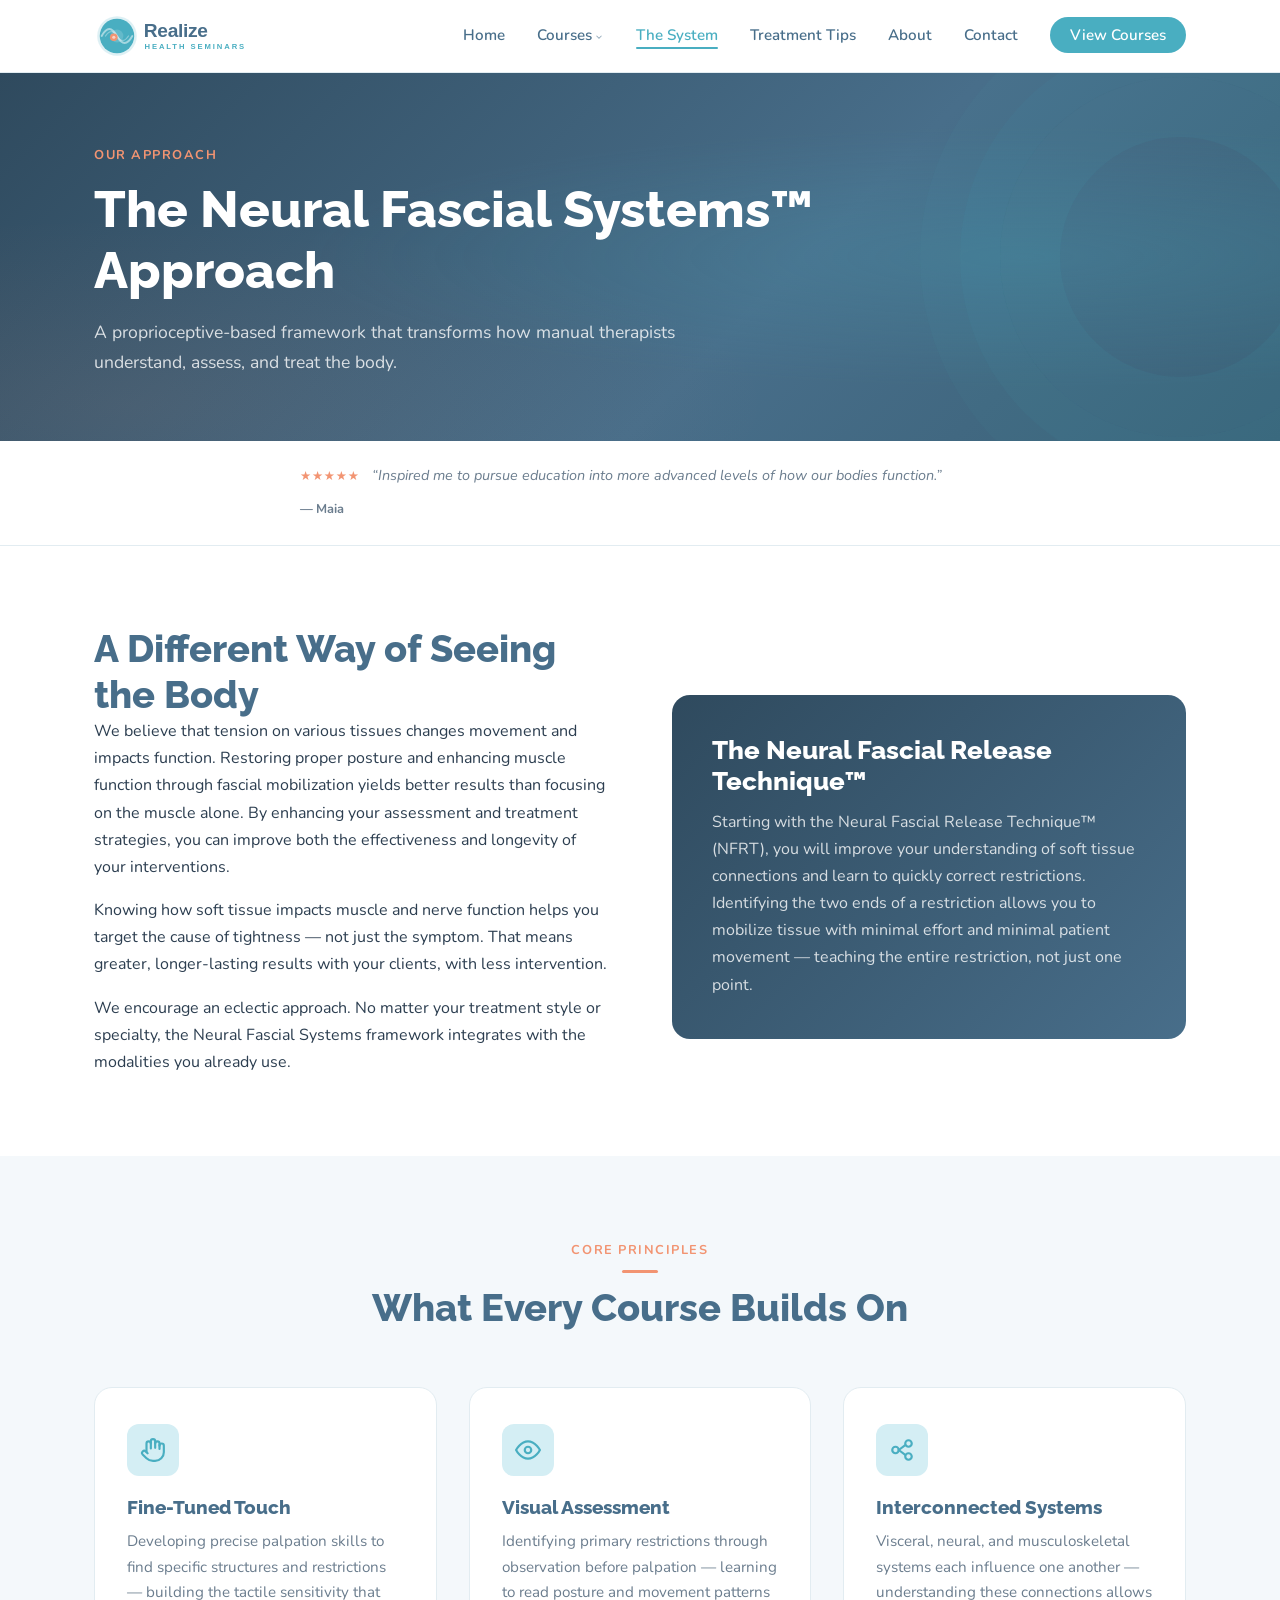
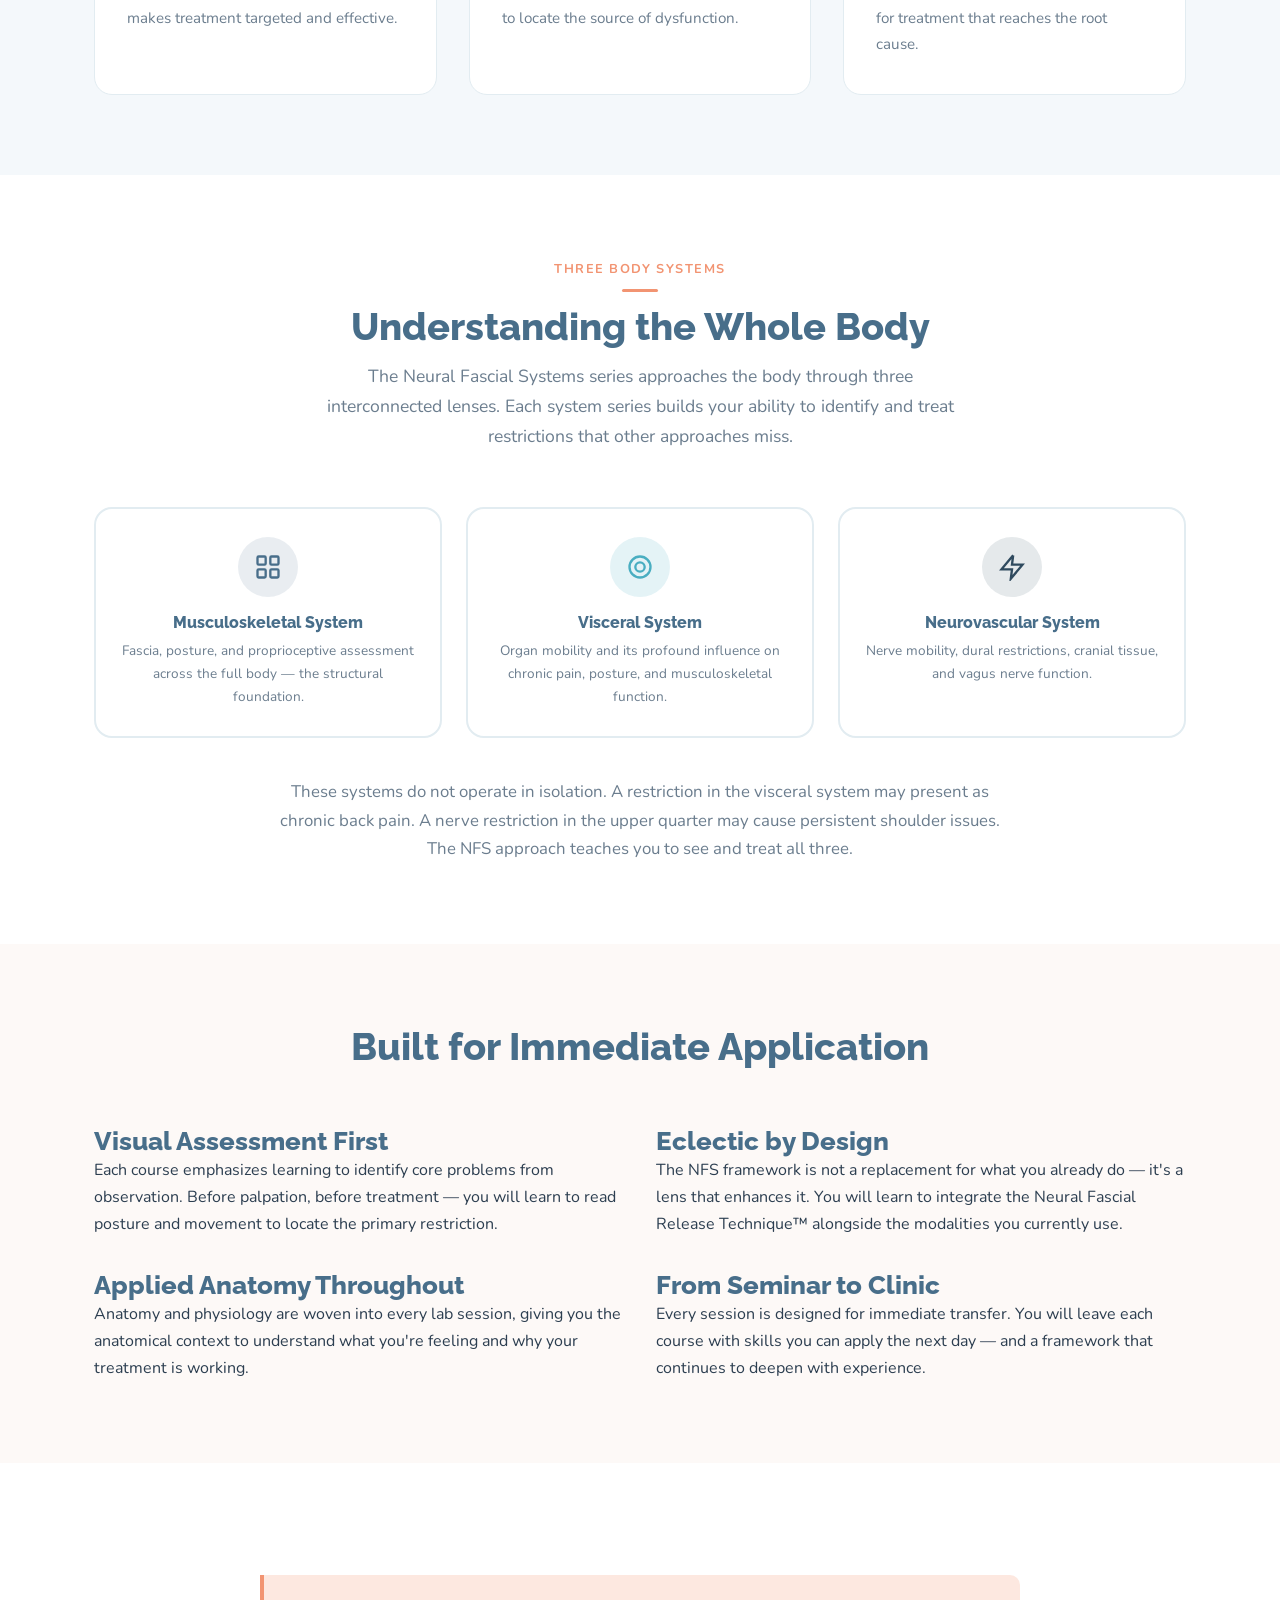
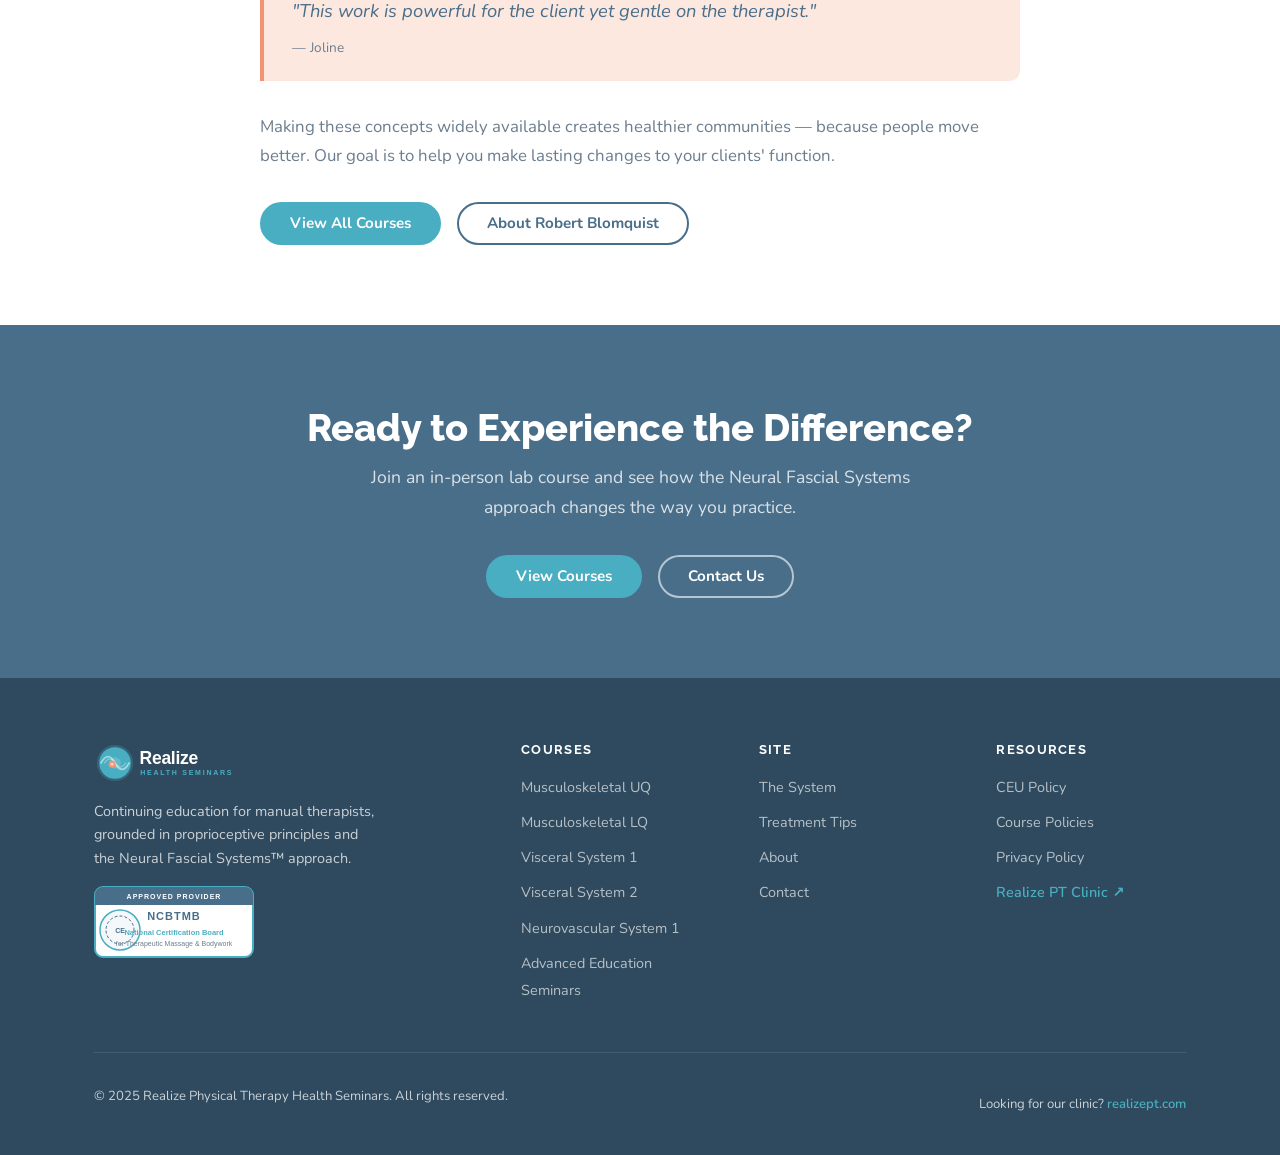
<file: the-system.html>
<!DOCTYPE html>
<html lang="en">
<head>
  <meta charset="UTF-8">
  <meta name="viewport" content="width=device-width, initial-scale=1.0">
  <title>The Neural Fascial Systems Approach | Realize Health Seminars</title>
  <meta name="description" content="Learn about the Neural Fascial Systems approach — a proprioceptive-based framework for manual therapists that integrates musculoskeletal, visceral, and neurovascular treatment.">

  <!-- Open Graph -->
  <meta property="og:type" content="website">
  <meta property="og:url" content="https://neuralfascialsystems.com/the-system.html">
  <meta property="og:title" content="The Neural Fascial Systems Approach | Realize Health Seminars">
  <meta property="og:description" content="Learn about the Neural Fascial Systems approach — a proprioceptive-based framework for manual therapists that integrates musculoskeletal, visceral, and neurovascular treatment.">
  <meta property="og:image" content="https://neuralfascialsystems.com/assets/images/logo.svg">
  <meta property="og:site_name" content="Realize Health Seminars">

  <!-- Twitter Card -->
  <meta name="twitter:card" content="summary_large_image">
  <meta name="twitter:title" content="The Neural Fascial Systems Approach | Realize Health Seminars">
  <meta name="twitter:description" content="Learn about the Neural Fascial Systems approach — a proprioceptive-based framework for manual therapists that integrates musculoskeletal, visceral, and neurovascular treatment.">

  <!-- Canonical -->
  <link rel="canonical" href="https://neuralfascialsystems.com/the-system.html">

  <!-- Fonts -->
  <link rel="preconnect" href="https://fonts.googleapis.com">
  <link rel="preconnect" href="https://fonts.gstatic.com" crossorigin>
  <link href="https://fonts.googleapis.com/css2?family=Raleway:wght@400;500;600;700;800;900&family=Nunito:wght@300;400;500;600;700&display=swap" rel="stylesheet">

  <!-- Stylesheet -->
  <link rel="stylesheet" href="assets/css/style.css">
  <link rel="icon" type="image/svg+xml" href="assets/images/favicon.svg">
  <link rel="icon" type="image/png" sizes="32x32" href="assets/images/favicon.svg">
  <script type="application/ld+json">
  {
    "@context": "https://schema.org",
    "@type": "Article",
    "headline": "The Neural Fascial Systems Approach",
    "description": "A proprioceptive-based framework that integrates musculoskeletal, visceral, and neurovascular treatment for manual therapists.",
    "author": { "@type": "Person", "name": "Robert Blomquist", "honorificSuffix": "DPT, CFMT" },
    "publisher": { "@type": "Organization", "name": "Realize Health Seminars", "url": "https://neuralfascialsystems.com" },
    "mainEntityOfPage": "https://neuralfascialsystems.com/the-system.html"
  }
  </script>
</head>
<body>

  <!-- Navigation -->
  <nav class="site-nav">
    <div class="container">
      <div class="nav-inner">
        <a href="index.html" class="nav-logo"><img src="assets/images/logo.svg" alt="Realize Health Seminars" height="46"></a>
        <ul class="nav-links">
          <li><a href="index.html">Home</a></li>
          <li class="nav-has-dropdown">
            <a href="courses/">Courses</a><button class="dropdown-toggle" aria-expanded="false" aria-label="Toggle course submenu"><svg width="10" height="10" viewBox="0 0 24 24" fill="none" stroke="currentColor" stroke-width="2.5" aria-hidden="true"><polyline points="6 9 12 15 18 9"/></svg></button>
            <ul class="nav-dropdown">
              <li><a href="courses/musculoskeletal-upper-quarter.html">Musculoskeletal UQ</a></li>
              <li><a href="courses/musculoskeletal-lower-quarter.html">Musculoskeletal LQ</a></li>
              <li><a href="courses/visceral-system-1.html">Visceral System 1</a></li>
              <li><a href="courses/visceral-system-2.html">Visceral System 2</a></li>
              <li><a href="courses/neurovascular-system-1.html">Neurovascular System 1</a></li>
              <li><a href="courses/advanced-seminars.html">Advanced Education Seminars</a></li>
            </ul>
          </li>
          <li><a href="the-system.html">The System</a></li>
          <li><a href="treatment-tips/">Treatment Tips</a></li>
          <li><a href="about.html">About</a></li>
          <li><a href="contact.html">Contact</a></li>
          <li><a href="courses/" class="nav-cta">View Courses</a></li>
        </ul>
        <button class="nav-toggle" aria-label="Toggle menu" aria-expanded="false">
          <svg width="24" height="24" viewBox="0 0 24 24" fill="none" stroke="currentColor" stroke-width="2"><line x1="3" y1="6" x2="21" y2="6"/><line x1="3" y1="12" x2="21" y2="12"/><line x1="3" y1="18" x2="21" y2="18"/></svg>
        </button>
      </div>
    </div>
  </nav>

  <main>

    <!-- Page Hero -->
    <section class="page-hero">
      <div class="container">
        <div class="hero-content">
          <div class="eyebrow">Our Approach</div>
          <h1>The Neural Fascial Systems™ Approach</h1>
          <p>A proprioceptive-based framework that transforms how manual therapists understand, assess, and treat the body.</p>
        </div>
      </div>
    </section>

  <!-- Testimonial Strip -->
  <div class="testimonial-strip">
    <div class="container">
      <div class="testimonial-strip-inner">
        <div class="testimonial-strip-item">
          <div class="testimonial-strip-stars">&#9733;&#9733;&#9733;&#9733;&#9733;</div>
          <p class="testimonial-strip-quote">&ldquo;Inspired me to pursue education into more advanced levels of how our bodies function.&rdquo;</p>
          <span class="testimonial-strip-name">&mdash; Maia</span>
        </div>
      </div>
    </div>
  </div>

    <!-- Section 1: Philosophy — two-column philosophy-block -->
    <section class="section">
      <div class="container">
        <div class="philosophy-block fade-in">
          <div>
            <h2>A Different Way of Seeing the Body</h2>
            <p>We believe that tension on various tissues changes movement and impacts function. Restoring proper posture and enhancing muscle function through fascial mobilization yields better results than focusing on the muscle alone. By enhancing your assessment and treatment strategies, you can improve both the effectiveness and longevity of your interventions.</p>
            <p>Knowing how soft tissue impacts muscle and nerve function helps you target the cause of tightness — not just the symptom. That means greater, longer-lasting results with your clients, with less intervention.</p>
            <p>We encourage an eclectic approach. No matter your treatment style or specialty, the Neural Fascial Systems framework integrates with the modalities you already use.</p>
          </div>
          <div>
            <div class="nfrt-highlight">
              <h3>The Neural Fascial Release Technique™</h3>
              <p>Starting with the Neural Fascial Release Technique™ (NFRT), you will improve your understanding of soft tissue connections and learn to quickly correct restrictions. Identifying the two ends of a restriction allows you to mobilize tissue with minimal effort and minimal patient movement — teaching the entire restriction, not just one point.</p>
            </div>
          </div>
        </div>
      </div>
    </section>

    <!-- Section 2: Three Pillars -->
    <section class="section section-alt">
      <div class="container">
        <div class="section-header fade-in">
          <span class="eyebrow">Core Principles</span>
          <h2>What Every Course Builds On</h2>
        </div>
        <div class="pillars-grid">

          <article class="pillar-card fade-in">
            <div class="pillar-icon">
              <svg width="26" height="26" viewBox="0 0 24 24" fill="none" stroke="currentColor" stroke-width="2" stroke-linecap="round" stroke-linejoin="round">
                <path d="M18 11V6a2 2 0 0 0-2-2v0a2 2 0 0 0-2 2v0"/>
                <path d="M14 10V4a2 2 0 0 0-2-2v0a2 2 0 0 0-2 2v2"/>
                <path d="M10 10.5V6a2 2 0 0 0-2-2v0a2 2 0 0 0-2 2v8"/>
                <path d="M18 8a2 2 0 1 1 4 0v6a8 8 0 0 1-8 8h-2c-2.8 0-4.5-.86-5.99-2.34l-3.6-3.6a2 2 0 0 1 2.83-2.82L7 15"/>
              </svg>
            </div>
            <h3>Fine-Tuned Touch</h3>
            <p>Developing precise palpation skills to find specific structures and restrictions — building the tactile sensitivity that makes treatment targeted and effective.</p>
          </article>

          <article class="pillar-card fade-in">
            <div class="pillar-icon">
              <svg width="26" height="26" viewBox="0 0 24 24" fill="none" stroke="currentColor" stroke-width="2" stroke-linecap="round" stroke-linejoin="round">
                <path d="M1 12s4-8 11-8 11 8 11 8-4 8-11 8-11-8-11-8z"/>
                <circle cx="12" cy="12" r="3"/>
              </svg>
            </div>
            <h3>Visual Assessment</h3>
            <p>Identifying primary restrictions through observation before palpation — learning to read posture and movement patterns to locate the source of dysfunction.</p>
          </article>

          <article class="pillar-card fade-in">
            <div class="pillar-icon">
              <svg width="26" height="26" viewBox="0 0 24 24" fill="none" stroke="currentColor" stroke-width="2" stroke-linecap="round" stroke-linejoin="round">
                <circle cx="6" cy="12" r="3"/>
                <circle cx="18" cy="6" r="3"/>
                <circle cx="18" cy="18" r="3"/>
                <line x1="9" y1="12" x2="15" y2="7.5"/>
                <line x1="9" y1="12" x2="15" y2="16.5"/>
              </svg>
            </div>
            <h3>Interconnected Systems</h3>
            <p>Visceral, neural, and musculoskeletal systems each influence one another — understanding these connections allows for treatment that reaches the root cause.</p>
          </article>

        </div>
      </div>
    </section>

    <!-- Section 3: How the Systems Connect -->
    <section class="section">
      <div class="container">
        <div class="section-header fade-in">
          <span class="eyebrow">Three Body Systems</span>
          <h2>Understanding the Whole Body</h2>
          <p>The Neural Fascial Systems series approaches the body through three interconnected lenses. Each system series builds your ability to identify and treat restrictions that other approaches miss.</p>
        </div>

        <div class="system-diagram fade-in">
          <div class="diagram-node">
            <div class="diagram-node-icon" style="background: rgba(72,110,138,.12);">
              <svg width="28" height="28" viewBox="0 0 24 24" fill="none" stroke="#486E8A" stroke-width="2"><rect x="3" y="3" width="7" height="7" rx="1"/><rect x="14" y="3" width="7" height="7" rx="1"/><rect x="3" y="14" width="7" height="7" rx="1"/><rect x="14" y="14" width="7" height="7" rx="1"/></svg>
            </div>
            <h4>Musculoskeletal System</h4>
            <p>Fascia, posture, and proprioceptive assessment across the full body — the structural foundation.</p>
          </div>
          <div class="diagram-node">
            <div class="diagram-node-icon" style="background: rgba(73,174,193,.15);">
              <svg width="28" height="28" viewBox="0 0 24 24" fill="none" stroke="#49AEC1" stroke-width="2"><circle cx="12" cy="12" r="9"/><circle cx="12" cy="12" r="4"/></svg>
            </div>
            <h4>Visceral System</h4>
            <p>Organ mobility and its profound influence on chronic pain, posture, and musculoskeletal function.</p>
          </div>
          <div class="diagram-node">
            <div class="diagram-node-icon" style="background: rgba(47,74,94,.12);">
              <svg width="28" height="28" viewBox="0 0 24 24" fill="none" stroke="#2f4a5e" stroke-width="2"><polyline points="13 2 3 14 12 14 11 22 21 10 12 10 13 2"/></svg>
            </div>
            <h4>Neurovascular System</h4>
            <p>Nerve mobility, dural restrictions, cranial tissue, and vagus nerve function.</p>
          </div>
        </div>

        <div class="fade-in" style="max-width:720px; margin:2.5rem auto 0; text-align:center; color:var(--text-muted); font-size:1.05rem;">
          <p>These systems do not operate in isolation. A restriction in the visceral system may present as chronic back pain. A nerve restriction in the upper quarter may cause persistent shoulder issues. The NFS approach teaches you to see and treat all three.</p>
        </div>
      </div>
    </section>

    <!-- Section 4: The Learning Framework -->
    <section class="section section-warm">
      <div class="container">
        <div class="section-header fade-in">
          <h2>Built for Immediate Application</h2>
        </div>
        <div class="grid-2 fade-in">
          <div>
            <h3>Visual Assessment First</h3>
            <p>Each course emphasizes learning to identify core problems from observation. Before palpation, before treatment — you will learn to read posture and movement to locate the primary restriction.</p>
            <h3 class="mt-2">Applied Anatomy Throughout</h3>
            <p>Anatomy and physiology are woven into every lab session, giving you the anatomical context to understand what you're feeling and why your treatment is working.</p>
          </div>
          <div>
            <h3>Eclectic by Design</h3>
            <p>The NFS framework is not a replacement for what you already do — it's a lens that enhances it. You will learn to integrate the Neural Fascial Release Technique™ alongside the modalities you currently use.</p>
            <h3 class="mt-2">From Seminar to Clinic</h3>
            <p>Every session is designed for immediate transfer. You will leave each course with skills you can apply the next day — and a framework that continues to deepen with experience.</p>
          </div>
        </div>
      </div>
    </section>

    <!-- Section 5: Pull Quote + CTA -->
    <section class="section">
      <div class="container">
        <div class="fade-in" style="max-width:760px; margin:0 auto;">
          <div class="pull-quote">
            <p>"This work is powerful for the client yet gentle on the therapist."</p>
            <cite>— Joline</cite>
          </div>
          <p class="mt-2" style="color:var(--text-muted); font-size:1.05rem;">Making these concepts widely available creates healthier communities — because people move better. Our goal is to help you make lasting changes to your clients' function.</p>
          <div class="hero-actions mt-2">
            <a href="courses/" class="btn btn-primary">View All Courses</a>
            <a href="about.html" class="btn btn-outline-navy">About Robert Blomquist</a>
          </div>
        </div>
      </div>
    </section>

    <!-- Section 6: Final CTA Banner -->
    <section class="section section-navy">
      <div class="container text-center fade-in">
        <h2>Ready to Experience the Difference?</h2>
        <p style="color:rgba(255,255,255,.8); font-size:1.1rem; max-width:580px; margin:.75rem auto 2rem;">Join an in-person lab course and see how the Neural Fascial Systems approach changes the way you practice.</p>
        <div class="hero-actions" style="justify-content:center;">
          <a href="courses/" class="btn btn-primary">View Courses</a>
          <a href="contact.html" class="btn btn-outline">Contact Us</a>
        </div>
      </div>
    </section>

  </main>

  <!-- Footer -->
  <footer class="site-footer">
    <div class="container">
      <div class="footer-grid">
        <div class="footer-brand">
          <img src="assets/images/logo-white.svg" alt="Realize Health Seminars">
          <p>Continuing education for manual therapists, grounded in proprioceptive principles and the Neural Fascial Systems™ approach.</p>
          <img src="assets/images/ncbtmb-placeholder.svg" alt="NCBTMB Approved Provider" style="height:72px;margin-top:.5rem;">
        </div>
        <div class="footer-col">
          <h5>Courses</h5>
          <ul>
            <li><a href="courses/musculoskeletal-upper-quarter.html">Musculoskeletal UQ</a></li>
            <li><a href="courses/musculoskeletal-lower-quarter.html">Musculoskeletal LQ</a></li>
            <li><a href="courses/visceral-system-1.html">Visceral System 1</a></li>
            <li><a href="courses/visceral-system-2.html">Visceral System 2</a></li>
            <li><a href="courses/neurovascular-system-1.html">Neurovascular System 1</a></li>
            <li><a href="courses/advanced-seminars.html">Advanced Education Seminars</a></li>
          </ul>
        </div>
        <div class="footer-col">
          <h5>Site</h5>
          <ul>
            <li><a href="the-system.html">The System</a></li>
            <li><a href="treatment-tips/">Treatment Tips</a></li>
            <li><a href="about.html">About</a></li>
            <li><a href="contact.html">Contact</a></li>
          </ul>
        </div>
        <div class="footer-col">
          <h5>Resources</h5>
          <ul>
            <li><a href="contact.html#ceu-policy">CEU Policy</a></li>
            <li><a href="policies.html">Course Policies</a></li>
            <li><a href="privacy.html">Privacy Policy</a></li>
            <li><a href="https://realizept.com" target="_blank" rel="noopener" class="footer-clinic-link">Realize PT Clinic ↗</a></li>
          </ul>
        </div>
      </div>
      <div class="footer-bottom">
        <p>&copy; 2025 Realize Physical Therapy Health Seminars. All rights reserved.</p>
        <p>Looking for our clinic? <a href="https://realizept.com" target="_blank" rel="noopener" class="footer-clinic-link">realizept.com</a></p>
      </div>
    </div>
  </footer>
  <script src="assets/js/main.js"></script>

</body>
</html>
</file>
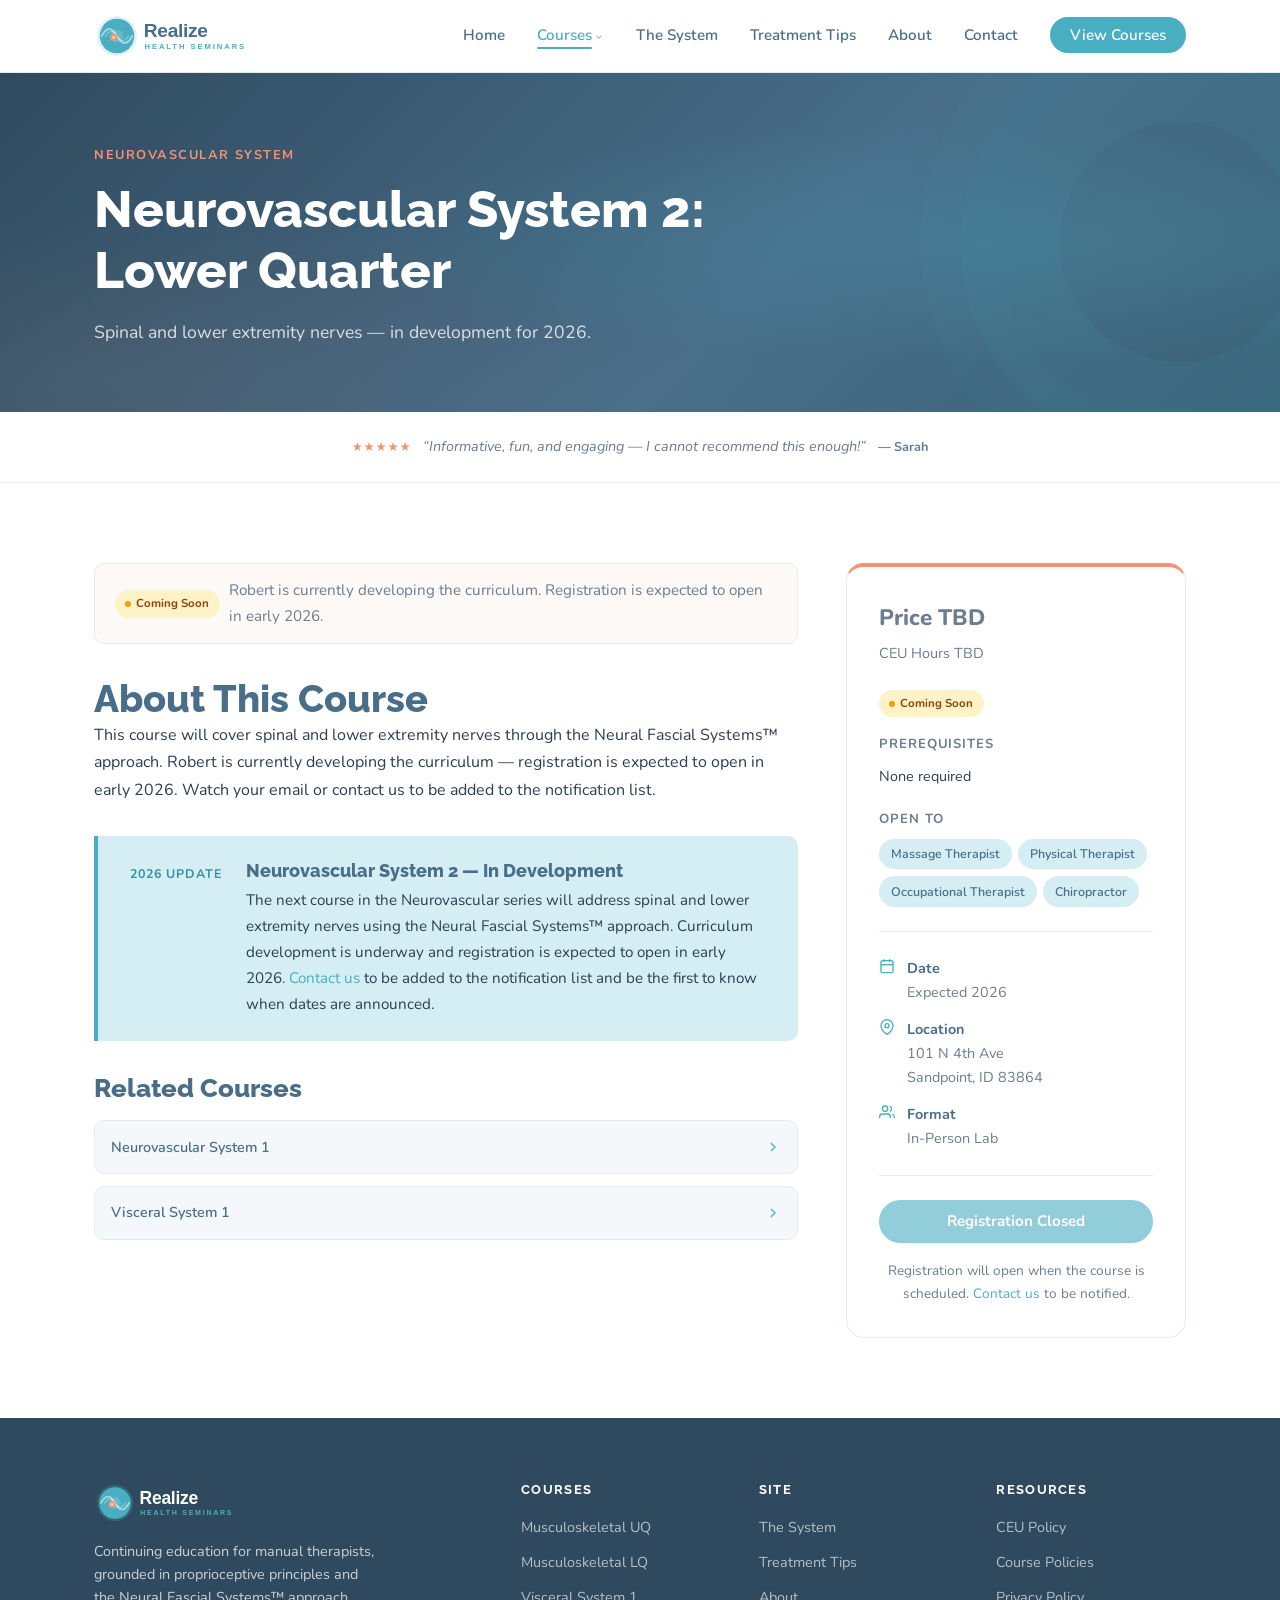
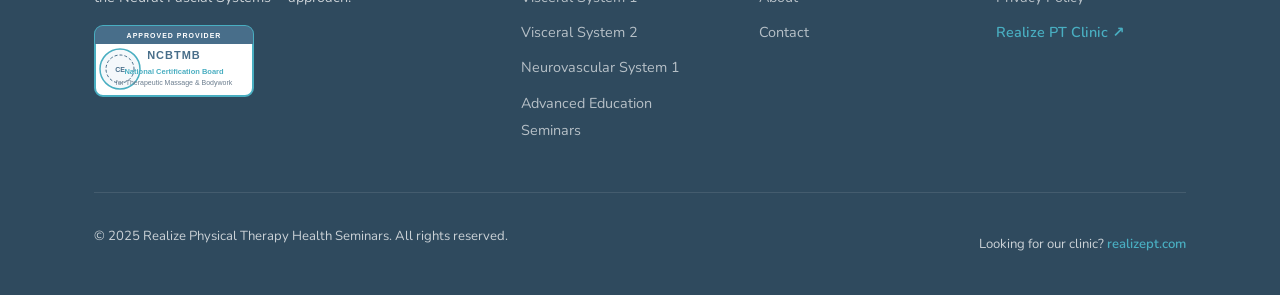
<file: courses/neurovascular-system-2.html>
<!DOCTYPE html>
<html lang="en">
<head>
  <meta charset="UTF-8">
  <meta name="viewport" content="width=device-width, initial-scale=1.0">
  <title>Neurovascular System 2 — Lower Quarter | Realize Health Seminars</title>
  <meta name="description" content="Spinal and lower extremity nerves through the Neural Fascial Systems approach — in development for 2026. Contact us to be notified when registration opens.">
  <link rel="canonical" href="https://realizehealthseminars.com/courses/neurovascular-system-2.html">
  <meta property="og:title" content="Neurovascular System 2 — Lower Quarter | Realize Health Seminars">
  <meta property="og:description" content="Spinal and lower extremity nerves through the Neural Fascial Systems approach — in development for 2026. Contact us to be notified when registration opens.">
  <meta property="og:type" content="website">
  <meta property="og:url" content="https://realizehealthseminars.com/courses/neurovascular-system-2.html">
  <link rel="stylesheet" href="../assets/css/style.css">
  <script type="application/ld+json">
  {
    "@context": "https://schema.org",
    "@type": "Course",
    "name": "Neurovascular System 2: Lower Quarter",
    "description": "Spinal and lower extremity nerves through the Neural Fascial Systems™ approach. In development — registration expected to open in early 2026.",
    "provider": {
      "@type": "Organization",
      "name": "Realize Health Seminars",
      "sameAs": "https://realizehealthseminars.com"
    },
    "courseMode": "onsite"
  }
  </script>
  <link rel="icon" type="image/svg+xml" href="../assets/images/favicon.svg">
  <link rel="icon" type="image/png" sizes="32x32" href="../assets/images/favicon.svg">
</head>
<body>

<nav class="site-nav">
  <div class="container">
    <div class="nav-inner">
      <a href="../" class="nav-logo"><img src="../assets/images/logo.svg" alt="Realize Health Seminars" height="46"></a>
      <ul class="nav-links">
  <li><a href="../">Home</a></li>
        <li class="nav-has-dropdown">
          <a href="./">Courses</a><button class="dropdown-toggle" aria-expanded="false" aria-label="Toggle course submenu"><svg width="10" height="10" viewBox="0 0 24 24" fill="none" stroke="currentColor" stroke-width="2.5" aria-hidden="true"><polyline points="6 9 12 15 18 9"/></svg></button>
          <ul class="nav-dropdown">
            <li><a href="musculoskeletal-upper-quarter.html">Musculoskeletal UQ</a></li>
            <li><a href="musculoskeletal-lower-quarter.html">Musculoskeletal LQ</a></li>
            <li><a href="visceral-system-1.html">Visceral System 1</a></li>
            <li><a href="visceral-system-2.html">Visceral System 2</a></li>
            <li><a href="neurovascular-system-1.html">Neurovascular System 1</a></li>
            <li><a href="advanced-seminars.html">Advanced Education Seminars</a></li>
          </ul>
        </li>
        <li><a href="../the-system.html">The System</a></li>
        <li><a href="../treatment-tips/">Treatment Tips</a></li>
        <li><a href="../about.html">About</a></li>
        <li><a href="../contact.html">Contact</a></li>
        <li><a href="./" class="nav-cta">View Courses</a></li>
      </ul>
      <button class="nav-toggle" aria-label="Toggle menu" aria-expanded="false">
        <svg width="24" height="24" viewBox="0 0 24 24" fill="none" stroke="currentColor" stroke-width="2"><line x1="3" y1="6" x2="21" y2="6"/><line x1="3" y1="12" x2="21" y2="12"/><line x1="3" y1="18" x2="21" y2="18"/></svg>
      </button>
    </div>
  </div>
</nav>

<!-- Breadcrumb -->
<!-- Page Hero -->
<section class="page-hero">
  <div class="container">
    <div class="hero-content">
      <div class="eyebrow">Neurovascular System</div>
      <h1>Neurovascular System 2: Lower Quarter</h1>
      <p>Spinal and lower extremity nerves — in development for 2026.</p>
    </div>
  </div>
</section>

  <!-- Testimonial Strip -->
  <div class="testimonial-strip">
    <div class="container">
      <div class="testimonial-strip-inner">
        <div class="testimonial-strip-item">
          <div class="testimonial-strip-stars">&#9733;&#9733;&#9733;&#9733;&#9733;</div>
          <p class="testimonial-strip-quote">&ldquo;Informative, fun, and engaging &mdash; I cannot recommend this enough!&rdquo;</p>
          <span class="testimonial-strip-name">&mdash; Sarah</span>
        </div>
      </div>
    </div>
  </div>

<!-- Course Detail Layout -->
<section class="section">
  <div class="container">
    <div class="course-detail-layout">

      <!-- Main Content -->
      <div class="course-main fade-in">

        <div style="display:inline-flex; align-items:center; gap:.6rem; background:var(--bg-warm); border:1px solid var(--border); border-radius:var(--radius); padding:.85rem 1.25rem; margin-bottom:2rem; width:100%;">
          <span class="status-pill status-coming" style="float:none; white-space:nowrap;">Coming Soon</span>
          <span style="font-size:.95rem; color:var(--text-muted);">Robert is currently developing the curriculum. Registration is expected to open in early 2026.</span>
        </div>

        <h2>About This Course</h2>
        <p>This course will cover spinal and lower extremity nerves through the Neural Fascial Systems™ approach. Robert is currently developing the curriculum — registration is expected to open in early 2026. Watch your email or contact us to be added to the notification list.</p>

        <div class="news-box" style="margin-top:2rem;">
          <div class="news-date">2026 Update</div>
          <div>
            <h4>Neurovascular System 2 — In Development</h4>
            <p>The next course in the Neurovascular series will address spinal and lower extremity nerves using the Neural Fascial Systems™ approach. Curriculum development is underway and registration is expected to open in early 2026. <a href="../contact.html">Contact us</a> to be added to the notification list and be the first to know when dates are announced.</p>
          </div>
        </div>

        <h3 style="margin-top:2rem;">Related Courses</h3>
        <div class="related-courses" style="margin-top:1rem;">
          <a href="neurovascular-system-1.html" class="related-course-link">
            <span>Neurovascular System 1</span>
            <svg width="16" height="16" viewBox="0 0 24 24" fill="none" stroke="currentColor" stroke-width="2"><polyline points="9 18 15 12 9 6"/></svg>
          </a>
          <a href="visceral-system-1.html" class="related-course-link">
            <span>Visceral System 1</span>
            <svg width="16" height="16" viewBox="0 0 24 24" fill="none" stroke="currentColor" stroke-width="2"><polyline points="9 18 15 12 9 6"/></svg>
          </a>
        </div>

      </div>

      <!-- Sidebar -->
      <aside class="course-sidebar fade-in">
        <div class="course-sidebar-price" style="color:var(--text-muted); font-size:1.4rem;">Price TBD</div>
        <div class="course-sidebar-ceu">CEU Hours TBD</div>

        <div style="display:flex; gap:.5rem; flex-wrap:wrap; margin-bottom:1rem;">
          <span class="status-pill status-coming">Coming Soon</span>
        </div>

        <div style="margin-bottom:1.25rem;">
          <div style="font-size:.82rem; font-weight:700; color:var(--text-muted); text-transform:uppercase; letter-spacing:.07em; margin-bottom:.5rem;">Prerequisites</div>
          <p style="font-size:.9rem; color:var(--text); margin:0;">None required</p>
        </div>

        <div style="margin-bottom:1.25rem;">
          <div style="font-size:.82rem; font-weight:700; color:var(--text-muted); text-transform:uppercase; letter-spacing:.07em; margin-bottom:.5rem;">Open To</div>
          <div style="display:flex; flex-wrap:wrap; gap:.4rem;">
            <span class="credential-tag">Massage Therapist</span>
            <span class="credential-tag">Physical Therapist</span>
            <span class="credential-tag">Occupational Therapist</span>
            <span class="credential-tag">Chiropractor</span>
          </div>
        </div>

        <div class="sidebar-meta">
          <div class="sidebar-meta-item">
            <svg width="16" height="16" viewBox="0 0 24 24" fill="none" stroke="currentColor" stroke-width="2"><rect x="3" y="4" width="18" height="18" rx="2" ry="2"/><line x1="16" y1="2" x2="16" y2="6"/><line x1="8" y1="2" x2="8" y2="6"/><line x1="3" y1="10" x2="21" y2="10"/></svg>
            <div><strong>Date</strong><br><span style="color:var(--text-muted);">Expected 2026</span></div>
          </div>
          <div class="sidebar-meta-item">
            <svg width="16" height="16" viewBox="0 0 24 24" fill="none" stroke="currentColor" stroke-width="2"><path d="M21 10c0 7-9 13-9 13s-9-6-9-13a9 9 0 0 1 18 0z"/><circle cx="12" cy="10" r="3"/></svg>
            <div><strong>Location</strong><br><span style="color:var(--text-muted);">101 N 4th Ave<br>Sandpoint, ID 83864</span></div>
          </div>
          <div class="sidebar-meta-item">
            <svg width="16" height="16" viewBox="0 0 24 24" fill="none" stroke="currentColor" stroke-width="2"><path d="M17 21v-2a4 4 0 0 0-4-4H5a4 4 0 0 0-4 4v2"/><circle cx="9" cy="7" r="4"/><path d="M23 21v-2a4 4 0 0 0-3-3.87"/><path d="M16 3.13a4 4 0 0 1 0 7.75"/></svg>
            <div><strong>Format</strong><br><span style="color:var(--text-muted);">In-Person Lab</span></div>
          </div>
        </div>

        <button class="btn btn-primary" style="width:100%; justify-content:center; opacity:.6; cursor:not-allowed;" disabled aria-disabled="true">Registration Closed</button>

        <p style="font-size:.85rem; color:var(--text-muted); margin-top:1rem; text-align:center;">Registration will open when the course is scheduled. <a href="../contact.html">Contact us</a> to be notified.</p>
      </aside>

    </div>
  </div>
</section>

<footer class="site-footer">
  <div class="container">
    <div class="footer-grid">
      <div class="footer-brand">
        <img src="../assets/images/logo-white.svg" alt="Realize Health Seminars">
        <p>Continuing education for manual therapists, grounded in proprioceptive principles and the Neural Fascial Systems™ approach.</p>
        <img src="../assets/images/ncbtmb-placeholder.svg" alt="NCBTMB Approved Provider" style="height:72px;margin-top:.5rem;">
      </div>
      <div class="footer-col">
        <h5>Courses</h5>
        <ul>
          <li><a href="musculoskeletal-upper-quarter.html">Musculoskeletal UQ</a></li>
          <li><a href="musculoskeletal-lower-quarter.html">Musculoskeletal LQ</a></li>
          <li><a href="visceral-system-1.html">Visceral System 1</a></li>
          <li><a href="visceral-system-2.html">Visceral System 2</a></li>
          <li><a href="neurovascular-system-1.html">Neurovascular System 1</a></li>
          <li><a href="advanced-seminars.html">Advanced Education Seminars</a></li>
        </ul>
      </div>
      <div class="footer-col">
        <h5>Site</h5>
        <ul>
          <li><a href="../the-system.html">The System</a></li>
          <li><a href="../treatment-tips/">Treatment Tips</a></li>
          <li><a href="../about.html">About</a></li>
          <li><a href="../contact.html">Contact</a></li>
        </ul>
      </div>
      <div class="footer-col">
        <h5>Resources</h5>
        <ul>
          <li><a href="../contact.html#ceu-policy">CEU Policy</a></li>
          <li><a href="../policies.html">Course Policies</a></li>
          <li><a href="../privacy.html">Privacy Policy</a></li>
          <li><a href="https://realizept.com" target="_blank" rel="noopener" class="footer-clinic-link">Realize PT Clinic &#8599;</a></li>
        </ul>
      </div>
    </div>
    <div class="footer-bottom">
      <p>&copy; 2025 Realize Physical Therapy Health Seminars. All rights reserved.</p>
      <p>Looking for our clinic? <a href="https://realizept.com" target="_blank" rel="noopener" class="footer-clinic-link">realizept.com</a></p>
    </div>
  </div>
</footer>
<script src="../assets/js/main.js"></script>
</body>
</html>
</file>
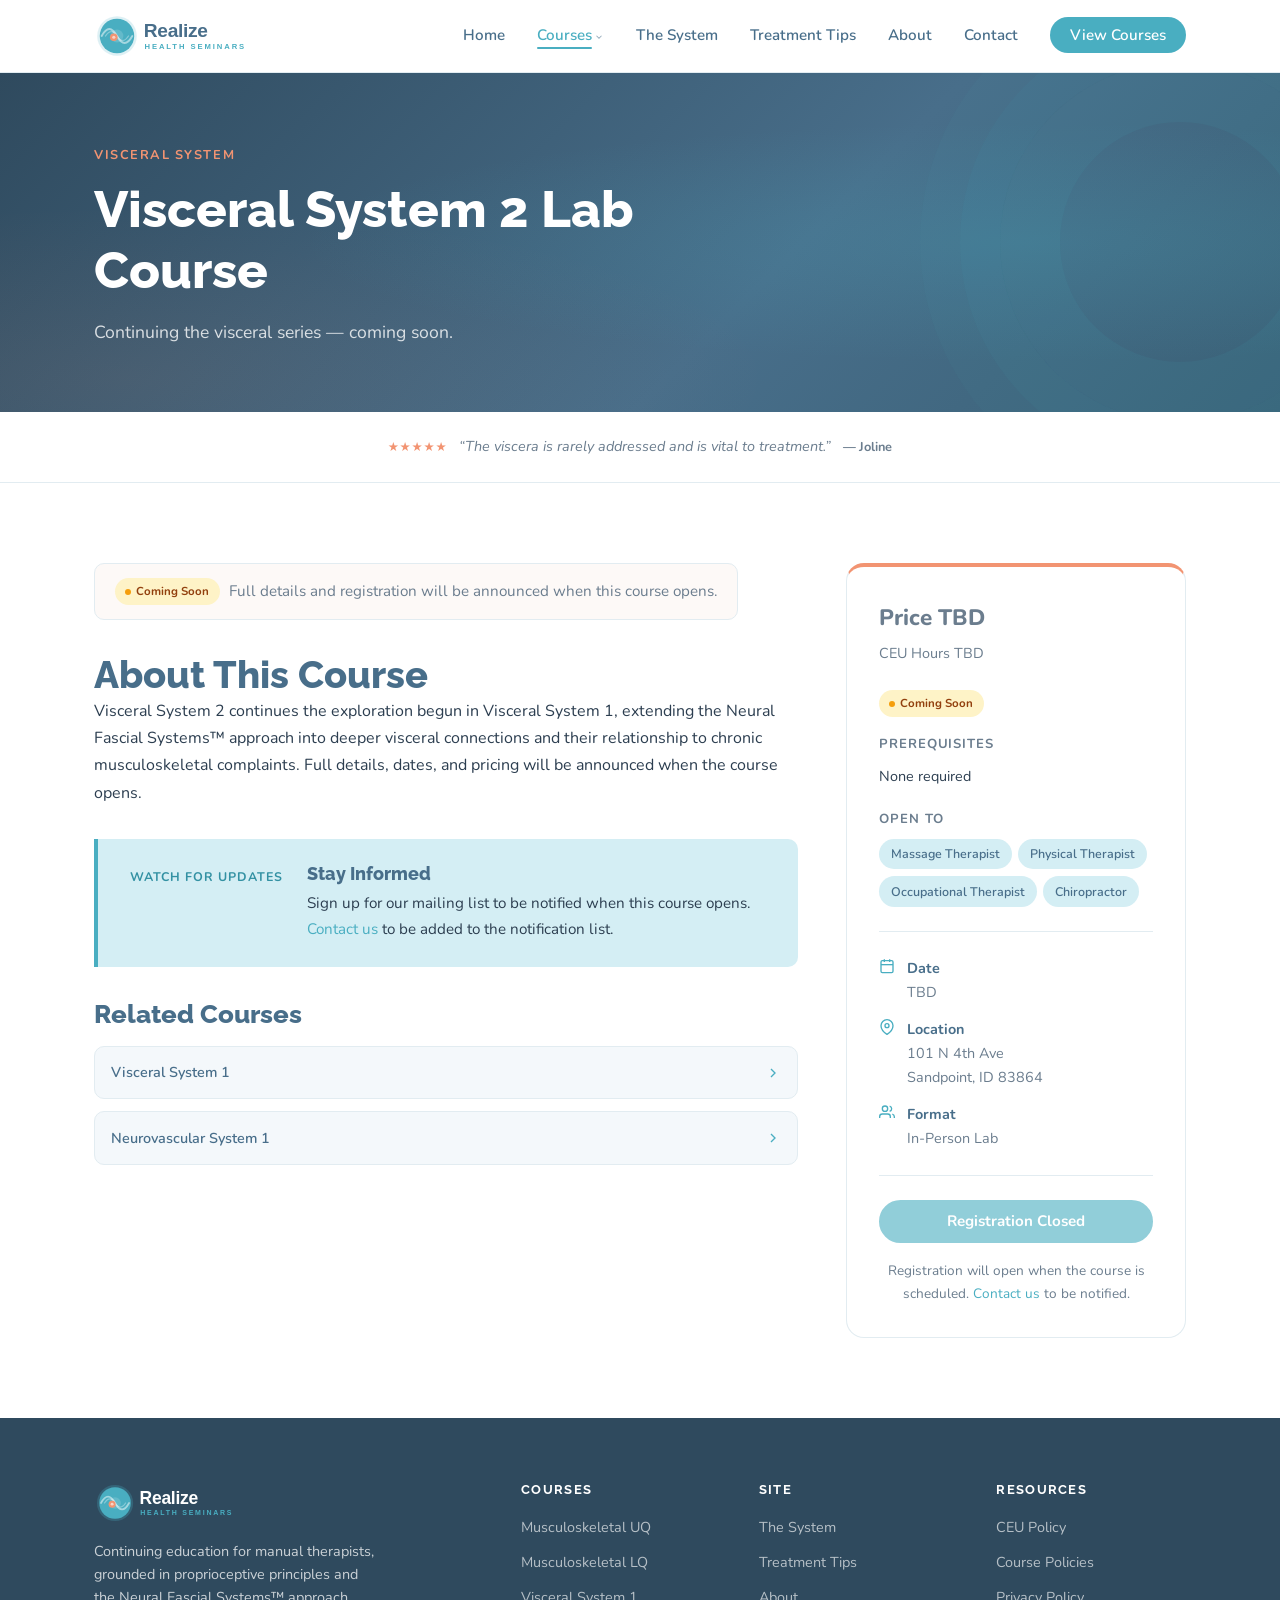
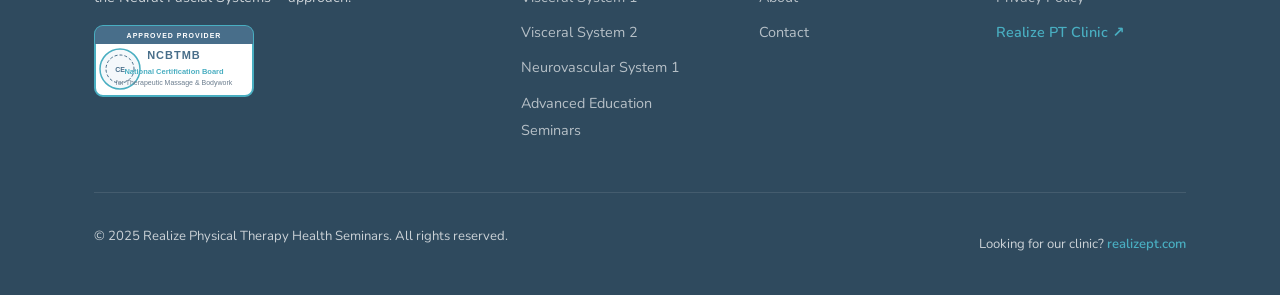
<file: courses/visceral-system-2.html>
<!DOCTYPE html>
<html lang="en">
<head>
  <meta charset="UTF-8">
  <meta name="viewport" content="width=device-width, initial-scale=1.0">
  <title>Visceral System 2 | Realize Health Seminars</title>
  <meta name="description" content="Visceral System 2 continues the Neural Fascial Systems approach into deeper visceral connections. Full details, dates, and pricing coming soon.">
  <link rel="canonical" href="https://realizehealthseminars.com/courses/visceral-system-2.html">
  <meta property="og:title" content="Visceral System 2 | Realize Health Seminars">
  <meta property="og:description" content="Visceral System 2 continues the Neural Fascial Systems approach into deeper visceral connections. Full details, dates, and pricing coming soon.">
  <meta property="og:type" content="website">
  <meta property="og:url" content="https://realizehealthseminars.com/courses/visceral-system-2.html">
  <link rel="stylesheet" href="../assets/css/style.css">
  <script type="application/ld+json">
  {
    "@context": "https://schema.org",
    "@type": "Course",
    "name": "Visceral System 2",
    "description": "Visceral System 2 continues the exploration begun in Visceral System 1, extending the Neural Fascial Systems™ approach into deeper visceral connections and their relationship to chronic musculoskeletal complaints.",
    "provider": {
      "@type": "Organization",
      "name": "Realize Health Seminars",
      "sameAs": "https://realizehealthseminars.com"
    },
    "courseMode": "onsite"
  }
  </script>
  <link rel="icon" type="image/svg+xml" href="../assets/images/favicon.svg">
  <link rel="icon" type="image/png" sizes="32x32" href="../assets/images/favicon.svg">
</head>
<body>

<nav class="site-nav">
  <div class="container">
    <div class="nav-inner">
      <a href="../" class="nav-logo"><img src="../assets/images/logo.svg" alt="Realize Health Seminars" height="46"></a>
      <ul class="nav-links">
  <li><a href="../">Home</a></li>
        <li class="nav-has-dropdown">
          <a href="./">Courses</a><button class="dropdown-toggle" aria-expanded="false" aria-label="Toggle course submenu"><svg width="10" height="10" viewBox="0 0 24 24" fill="none" stroke="currentColor" stroke-width="2.5" aria-hidden="true"><polyline points="6 9 12 15 18 9"/></svg></button>
          <ul class="nav-dropdown">
            <li><a href="musculoskeletal-upper-quarter.html">Musculoskeletal UQ</a></li>
            <li><a href="musculoskeletal-lower-quarter.html">Musculoskeletal LQ</a></li>
            <li><a href="visceral-system-1.html">Visceral System 1</a></li>
            <li><a href="visceral-system-2.html">Visceral System 2</a></li>
            <li><a href="neurovascular-system-1.html">Neurovascular System 1</a></li>
            <li><a href="advanced-seminars.html">Advanced Education Seminars</a></li>
          </ul>
        </li>
        <li><a href="../the-system.html">The System</a></li>
        <li><a href="../treatment-tips/">Treatment Tips</a></li>
        <li><a href="../about.html">About</a></li>
        <li><a href="../contact.html">Contact</a></li>
        <li><a href="./" class="nav-cta">View Courses</a></li>
      </ul>
      <button class="nav-toggle" aria-label="Toggle menu" aria-expanded="false">
        <svg width="24" height="24" viewBox="0 0 24 24" fill="none" stroke="currentColor" stroke-width="2"><line x1="3" y1="6" x2="21" y2="6"/><line x1="3" y1="12" x2="21" y2="12"/><line x1="3" y1="18" x2="21" y2="18"/></svg>
      </button>
    </div>
  </div>
</nav>

<!-- Breadcrumb -->
<!-- Page Hero -->
<section class="page-hero">
  <div class="container">
    <div class="hero-content">
      <div class="eyebrow">Visceral System</div>
      <h1>Visceral System 2 Lab Course</h1>
      <p>Continuing the visceral series — coming soon.</p>
    </div>
  </div>
</section>

  <!-- Testimonial Strip -->
  <div class="testimonial-strip">
    <div class="container">
      <div class="testimonial-strip-inner">
        <div class="testimonial-strip-item">
          <div class="testimonial-strip-stars">&#9733;&#9733;&#9733;&#9733;&#9733;</div>
          <p class="testimonial-strip-quote">&ldquo;The viscera is rarely addressed and is vital to treatment.&rdquo;</p>
          <span class="testimonial-strip-name">&mdash; Joline</span>
        </div>
      </div>
    </div>
  </div>

<!-- Course Detail Layout -->
<section class="section">
  <div class="container">
    <div class="course-detail-layout">

      <!-- Main Content -->
      <div class="course-main fade-in">

        <div style="display:inline-flex; align-items:center; gap:.6rem; background:var(--bg-warm); border:1px solid var(--border); border-radius:var(--radius); padding:.85rem 1.25rem; margin-bottom:2rem;">
          <span class="status-pill status-coming" style="float:none;">Coming Soon</span>
          <span style="font-size:.95rem; color:var(--text-muted);">Full details and registration will be announced when this course opens.</span>
        </div>

        <h2>About This Course</h2>
        <p>Visceral System 2 continues the exploration begun in Visceral System 1, extending the Neural Fascial Systems™ approach into deeper visceral connections and their relationship to chronic musculoskeletal complaints. Full details, dates, and pricing will be announced when the course opens.</p>

        <div class="news-box" style="margin-top:2rem;">
          <div class="news-date">Watch for Updates</div>
          <div>
            <h4>Stay Informed</h4>
            <p>Sign up for our mailing list to be notified when this course opens. <a href="../contact.html">Contact us</a> to be added to the notification list.</p>
          </div>
        </div>

        <h3 style="margin-top:2rem;">Related Courses</h3>
        <div class="related-courses" style="margin-top:1rem;">
          <a href="visceral-system-1.html" class="related-course-link">
            <span>Visceral System 1</span>
            <svg width="16" height="16" viewBox="0 0 24 24" fill="none" stroke="currentColor" stroke-width="2"><polyline points="9 18 15 12 9 6"/></svg>
          </a>
          <a href="neurovascular-system-1.html" class="related-course-link">
            <span>Neurovascular System 1</span>
            <svg width="16" height="16" viewBox="0 0 24 24" fill="none" stroke="currentColor" stroke-width="2"><polyline points="9 18 15 12 9 6"/></svg>
          </a>
        </div>

      </div>

      <!-- Sidebar -->
      <aside class="course-sidebar fade-in">
        <div class="course-sidebar-price" style="color:var(--text-muted); font-size:1.4rem;">Price TBD</div>
        <div class="course-sidebar-ceu">CEU Hours TBD</div>

        <div style="display:flex; gap:.5rem; flex-wrap:wrap; margin-bottom:1rem;">
          <span class="status-pill status-coming">Coming Soon</span>
        </div>

        <div style="margin-bottom:1.25rem;">
          <div style="font-size:.82rem; font-weight:700; color:var(--text-muted); text-transform:uppercase; letter-spacing:.07em; margin-bottom:.5rem;">Prerequisites</div>
          <p style="font-size:.9rem; color:var(--text); margin:0;">None required</p>
        </div>

        <div style="margin-bottom:1.25rem;">
          <div style="font-size:.82rem; font-weight:700; color:var(--text-muted); text-transform:uppercase; letter-spacing:.07em; margin-bottom:.5rem;">Open To</div>
          <div style="display:flex; flex-wrap:wrap; gap:.4rem;">
            <span class="credential-tag">Massage Therapist</span>
            <span class="credential-tag">Physical Therapist</span>
            <span class="credential-tag">Occupational Therapist</span>
            <span class="credential-tag">Chiropractor</span>
          </div>
        </div>

        <div class="sidebar-meta">
          <div class="sidebar-meta-item">
            <svg width="16" height="16" viewBox="0 0 24 24" fill="none" stroke="currentColor" stroke-width="2"><rect x="3" y="4" width="18" height="18" rx="2" ry="2"/><line x1="16" y1="2" x2="16" y2="6"/><line x1="8" y1="2" x2="8" y2="6"/><line x1="3" y1="10" x2="21" y2="10"/></svg>
            <div><strong>Date</strong><br><span style="color:var(--text-muted);">TBD</span></div>
          </div>
          <div class="sidebar-meta-item">
            <svg width="16" height="16" viewBox="0 0 24 24" fill="none" stroke="currentColor" stroke-width="2"><path d="M21 10c0 7-9 13-9 13s-9-6-9-13a9 9 0 0 1 18 0z"/><circle cx="12" cy="10" r="3"/></svg>
            <div><strong>Location</strong><br><span style="color:var(--text-muted);">101 N 4th Ave<br>Sandpoint, ID 83864</span></div>
          </div>
          <div class="sidebar-meta-item">
            <svg width="16" height="16" viewBox="0 0 24 24" fill="none" stroke="currentColor" stroke-width="2"><path d="M17 21v-2a4 4 0 0 0-4-4H5a4 4 0 0 0-4 4v2"/><circle cx="9" cy="7" r="4"/><path d="M23 21v-2a4 4 0 0 0-3-3.87"/><path d="M16 3.13a4 4 0 0 1 0 7.75"/></svg>
            <div><strong>Format</strong><br><span style="color:var(--text-muted);">In-Person Lab</span></div>
          </div>
        </div>

        <button class="btn btn-primary" style="width:100%; justify-content:center; opacity:.6; cursor:not-allowed;" disabled aria-disabled="true">Registration Closed</button>

        <p style="font-size:.85rem; color:var(--text-muted); margin-top:1rem; text-align:center;">Registration will open when the course is scheduled. <a href="../contact.html">Contact us</a> to be notified.</p>
      </aside>

    </div>
  </div>
</section>

<footer class="site-footer">
  <div class="container">
    <div class="footer-grid">
      <div class="footer-brand">
        <img src="../assets/images/logo-white.svg" alt="Realize Health Seminars">
        <p>Continuing education for manual therapists, grounded in proprioceptive principles and the Neural Fascial Systems™ approach.</p>
        <img src="../assets/images/ncbtmb-placeholder.svg" alt="NCBTMB Approved Provider" style="height:72px;margin-top:.5rem;">
      </div>
      <div class="footer-col">
        <h5>Courses</h5>
        <ul>
          <li><a href="musculoskeletal-upper-quarter.html">Musculoskeletal UQ</a></li>
          <li><a href="musculoskeletal-lower-quarter.html">Musculoskeletal LQ</a></li>
          <li><a href="visceral-system-1.html">Visceral System 1</a></li>
          <li><a href="visceral-system-2.html">Visceral System 2</a></li>
          <li><a href="neurovascular-system-1.html">Neurovascular System 1</a></li>
          <li><a href="advanced-seminars.html">Advanced Education Seminars</a></li>
        </ul>
      </div>
      <div class="footer-col">
        <h5>Site</h5>
        <ul>
          <li><a href="../the-system.html">The System</a></li>
          <li><a href="../treatment-tips/">Treatment Tips</a></li>
          <li><a href="../about.html">About</a></li>
          <li><a href="../contact.html">Contact</a></li>
        </ul>
      </div>
      <div class="footer-col">
        <h5>Resources</h5>
        <ul>
          <li><a href="../contact.html#ceu-policy">CEU Policy</a></li>
          <li><a href="../policies.html">Course Policies</a></li>
          <li><a href="../privacy.html">Privacy Policy</a></li>
          <li><a href="https://realizept.com" target="_blank" rel="noopener" class="footer-clinic-link">Realize PT Clinic &#8599;</a></li>
        </ul>
      </div>
    </div>
    <div class="footer-bottom">
      <p>&copy; 2025 Realize Physical Therapy Health Seminars. All rights reserved.</p>
      <p>Looking for our clinic? <a href="https://realizept.com" target="_blank" rel="noopener" class="footer-clinic-link">realizept.com</a></p>
    </div>
  </div>
</footer>
<script src="../assets/js/main.js"></script>
</body>
</html>
</file>
<file: assets/css/style.css>
/* =============================================
   REALIZE HEALTH SEMINARS — Main Stylesheet
   Brand: #486E8A navy · #49AEC1 teal · #81ACBE steel · #F29472 coral
   ============================================= */

@import url('https://fonts.googleapis.com/css2?family=Raleway:wght@400;500;600;700;800;900&family=Nunito:wght@300;400;500;600;700&display=swap');

/* ── Design Tokens ── */
:root {
  --navy:       #486E8A;
  --teal:       #49AEC1;
  --steel:      #81ACBE;
  --coral:      #F29472;
  --navy-dark:  #2f4a5e;
  --teal-dark:  #3391a3;
  --teal-light: #d4eef4;
  --coral-light:#fde8e0;
  --bg-light:   #f4f8fb;
  --bg-warm:    #fdf9f7;
  --text:       #2c3e50;
  --text-muted: #6b7d8e;
  --white:      #ffffff;
  --border:     #e2ecf1;

  --font-head:  'Raleway', 'Optima', sans-serif;
  --font-body:  'Gibson', 'Nunito', system-ui, sans-serif;

  --shadow-sm:  0 1px 4px rgba(72,110,138,.08);
  --shadow-md:  0 4px 20px rgba(72,110,138,.12);
  --shadow-lg:  0 8px 40px rgba(72,110,138,.16);
  --radius:     10px;
  --radius-lg:  18px;
  --transition: .22s ease;
  --max-w:      1140px;
}

/* ── Reset ── */
*, *::before, *::after { box-sizing: border-box; margin: 0; padding: 0; }
html { scroll-behavior: smooth; }
body {
  font-family: var(--font-body);
  font-size: 1rem;
  line-height: 1.7;
  color: var(--text);
  background: var(--white);
  -webkit-font-smoothing: antialiased;
}
img { max-width: 100%; display: block; }
a { color: var(--teal); text-decoration: none; transition: color var(--transition); }
a:hover { color: var(--teal-dark); }
ul { list-style: none; }

/* ── Typography ── */
h1, h2, h3, h4, h5 {
  font-family: var(--font-head);
  font-weight: 800;
  line-height: 1.2;
  color: var(--navy);
}
h1 { font-size: clamp(2rem, 5vw, 3.2rem); }
h2 { font-size: clamp(1.6rem, 3.5vw, 2.4rem); }
h3 { font-size: clamp(1.2rem, 2.5vw, 1.6rem); }
h4 { font-size: 1.15rem; }
p { margin-bottom: 1rem; }
p:last-child { margin-bottom: 0; }
.text-teal   { color: var(--teal); }
.text-coral  { color: var(--coral); }
.text-navy   { color: var(--navy); }
.text-muted  { color: var(--text-muted); }
.text-center { text-align: center; }

/* ── Layout ── */
.container {
  max-width: var(--max-w);
  margin: 0 auto;
  padding: 0 1.5rem;
}
.section {
  padding: 5rem 0;
}
.section-sm {
  padding: 3rem 0;
}
.section-alt {
  background: var(--bg-light);
}
.section-navy {
  background: var(--navy);
  color: var(--white);
}
.section-navy h2,
.section-navy h3,
.section-navy h4 { color: var(--white); }
.section-warm {
  background: var(--bg-warm);
}

.grid-2 { display: grid; grid-template-columns: repeat(2, 1fr); gap: 2rem; }
.grid-3 { display: grid; grid-template-columns: repeat(3, 1fr); gap: 2rem; }
.grid-4 { display: grid; grid-template-columns: repeat(4, 1fr); gap: 1.5rem; }
.flex    { display: flex; }
.flex-center { display: flex; align-items: center; justify-content: center; }
.flex-between { display: flex; align-items: center; justify-content: space-between; }
.gap-1  { gap: 1rem; }
.gap-2  { gap: 2rem; }

/* ── Section Header ── */
.section-header {
  text-align: center;
  margin-bottom: 3.5rem;
}
.section-header .eyebrow {
  display: inline-block;
  font-family: var(--font-body);
  font-size: .8rem;
  font-weight: 700;
  letter-spacing: .12em;
  text-transform: uppercase;
  color: var(--coral);
  margin-bottom: .75rem;
}
.section-header p {
  max-width: 640px;
  margin: .75rem auto 0;
  color: var(--text-muted);
  font-size: 1.1rem;
}

/* ── Navigation ── */
.site-nav {
  position: sticky;
  top: 0;
  z-index: 100;
  background: var(--white);
  border-bottom: 1px solid var(--border);
  box-shadow: var(--shadow-sm);
}
.nav-inner {
  display: flex;
  align-items: center;
  justify-content: space-between;
  height: 72px;
  gap: 2rem;
}
.nav-logo img {
  height: 46px;
  width: auto;
}
.nav-links {
  display: flex;
  align-items: center;
  gap: 2rem;
}
.nav-links a {
  font-size: .95rem;
  font-weight: 600;
  color: var(--navy);
  transition: color var(--transition);
}
.nav-links a:hover,
.nav-links a.active { color: var(--teal); }
.nav-cta {
  background: var(--teal);
  color: var(--white) !important;
  padding: .5rem 1.25rem;
  border-radius: 50px;
  font-weight: 700;
  font-size: .9rem;
  transition: background var(--transition), transform var(--transition);
}
.nav-cta:hover {
  background: var(--teal-dark);
  color: var(--white) !important;
  transform: translateY(-1px);
}
.nav-toggle { display: none; background: none; border: none; cursor: pointer; padding: .5rem; color: var(--navy); }
.nav-toggle svg { display: block; }

/* ── Course Dropdown ── */
.nav-has-dropdown { position: relative; }
.dropdown-toggle {
  background: none;
  border: none;
  padding: 0 0 0 2px;
  cursor: pointer;
  color: var(--navy);
  vertical-align: middle;
  line-height: 0;
  opacity: .55;
  transition: opacity .15s;
}
.dropdown-toggle:hover { opacity: 1; }
.dropdown-toggle svg { transition: transform .2s ease; display: inline-block; }
.nav-has-dropdown:hover .dropdown-toggle svg,
.dropdown-toggle[aria-expanded="true"] svg { transform: rotate(180deg); }

.nav-dropdown {
  list-style: none;
  margin: 0;
  padding: .4rem 0;
  position: absolute;
  top: calc(100% + 10px);
  left: -1rem;
  min-width: 256px;
  background: var(--white);
  border: 1px solid var(--border);
  border-radius: var(--radius);
  box-shadow: 0 8px 32px rgba(72, 110, 138, .15);
  z-index: 200;
  opacity: 0;
  visibility: hidden;
  transform: translateY(-6px);
  transition: opacity .18s ease, transform .18s ease, visibility .18s;
}
.nav-has-dropdown:hover .nav-dropdown,
.nav-dropdown.open {
  opacity: 1;
  visibility: visible;
  transform: translateY(0);
}
.nav-dropdown li { padding: 0; list-style: none; }
.nav-dropdown a {
  display: block;
  padding: .55rem 1.25rem;
  font-size: .85rem;
  font-weight: 500;
  color: var(--navy);
  transition: background .13s, color .13s;
}
.nav-dropdown a:hover,
.nav-dropdown a.active { background: var(--teal-light); color: var(--teal-dark); }

/* ── Buttons ── */
.btn {
  display: inline-flex;
  align-items: center;
  gap: .5rem;
  font-family: var(--font-body);
  font-size: .95rem;
  font-weight: 700;
  padding: .75rem 1.75rem;
  border-radius: 50px;
  border: 2px solid transparent;
  cursor: pointer;
  transition: all var(--transition);
  text-decoration: none;
  line-height: 1;
}
.btn-primary {
  background: var(--teal);
  color: var(--white);
  border-color: var(--teal);
}
.btn-primary:hover {
  background: var(--teal-dark);
  border-color: var(--teal-dark);
  color: var(--white);
  transform: translateY(-2px);
  box-shadow: 0 6px 20px rgba(73,174,193,.35);
}
.btn-outline {
  background: transparent;
  color: var(--white);
  border-color: rgba(255,255,255,.6);
}
.btn-outline:hover {
  background: rgba(255,255,255,.12);
  border-color: var(--white);
  color: var(--white);
}
.btn-outline-navy {
  background: transparent;
  color: var(--navy);
  border-color: var(--navy);
}
.btn-outline-navy:hover {
  background: var(--navy);
  color: var(--white);
}
.btn-outline-coral {
  background: transparent;
  color: var(--coral);
  border-color: var(--coral);
}
.btn-outline-coral:hover {
  background: var(--coral);
  color: var(--white);
  transform: translateY(-2px);
  box-shadow: 0 6px 20px rgba(242,148,114,.35);
}
.btn-coral {
  background: var(--coral);
  color: var(--white);
  border-color: var(--coral);
}
.btn-coral:hover {
  background: #d97a58;
  border-color: #d97a58;
  color: var(--white);
  transform: translateY(-2px);
}
.btn-sm {
  font-size: .85rem;
  padding: .55rem 1.25rem;
}
.btn-lg {
  font-size: 1.05rem;
  padding: .9rem 2.2rem;
}

/* ── Hero ── */
.hero {
  background: linear-gradient(135deg, var(--navy-dark) 0%, var(--navy) 55%, var(--teal-dark) 100%);
  color: var(--white);
  padding: 6rem 0 5rem;
  position: relative;
  overflow: hidden;
}
.hero::before {
  content: '';
  position: absolute;
  inset: 0;
  background:
    radial-gradient(ellipse at 75% 40%, rgba(73,174,193,.22) 0%, transparent 55%),
    radial-gradient(ellipse at 20% 80%, rgba(242,148,114,.1) 0%, transparent 45%);
  pointer-events: none;
}
/* Decorative system-diagram SVG positioned right */
.hero-decoration {
  position: absolute;
  right: -40px;
  top: 50%;
  transform: translateY(-50%);
  width: 460px;
  height: 460px;
  opacity: .55;
  pointer-events: none;
}
@media (max-width: 1024px) { .hero-decoration { opacity: .25; right: -120px; } }
@media (max-width: 768px)  { .hero-decoration { display: none; } }

/* ── Inner page hero ── */
.page-hero {
  background:
    linear-gradient(135deg, var(--navy-dark) 0%, var(--navy) 60%, #3a6278 100%);
  color: var(--white);
  padding: 4.5rem 0 4rem;
  position: relative;
  overflow: hidden;
}
.page-hero::before {
  content: '';
  position: absolute;
  inset: 0;
  background:
    radial-gradient(ellipse at 80% 50%, rgba(73,174,193,.2) 0%, transparent 50%),
    radial-gradient(ellipse at 10% 90%, rgba(242,148,114,.08) 0%, transparent 40%);
  pointer-events: none;
}
/* Decorative rings for inner heroes */
.page-hero::after {
  content: '';
  position: absolute;
  right: -80px;
  top: 50%;
  transform: translateY(-50%);
  width: 360px;
  height: 360px;
  border-radius: 50%;
  border: 60px solid rgba(73,174,193,.08);
  box-shadow:
    0 0 0 40px rgba(73,174,193,.05),
    0 0 0 80px rgba(73,174,193,.03);
  pointer-events: none;
}
@media (max-width: 768px) { .page-hero::after { display: none; } }
.hero-content {
  position: relative;
  max-width: 720px;
}
.hero-eyebrow {
  display: inline-flex;
  align-items: center;
  gap: .5rem;
  font-size: .8rem;
  font-weight: 700;
  letter-spacing: .14em;
  text-transform: uppercase;
  color: var(--coral);
  margin-bottom: 1.25rem;
}
.hero-eyebrow::before {
  content: '';
  display: block;
  width: 28px;
  height: 2px;
  background: var(--coral);
}
.hero h1 {
  color: var(--white);
  margin-bottom: 1.25rem;
}
.hero h1 span { color: var(--teal); }
.hero p {
  font-size: 1.2rem;
  color: rgba(255,255,255,.85);
  max-width: 580px;
  margin-bottom: 2rem;
}
.hero-actions {
  display: flex;
  flex-wrap: wrap;
  gap: 1rem;
  align-items: center;
}
.hero-badges {
  display: flex;
  gap: 1.5rem;
  margin-top: 3.5rem;
  flex-wrap: wrap;
}
.hero-badge {
  display: flex;
  align-items: center;
  gap: .5rem;
  font-size: .85rem;
  color: rgba(255,255,255,.75);
}
.hero-badge svg { color: var(--teal); flex-shrink: 0; }

/* ── Pillars ── */
.pillars-grid {
  display: grid;
  grid-template-columns: repeat(3, 1fr);
  gap: 2rem;
}
.pillar-card {
  background: var(--white);
  border: 1px solid var(--border);
  border-radius: var(--radius-lg);
  padding: 2.25rem 2rem;
  transition: box-shadow var(--transition), transform var(--transition);
}
.pillar-card:hover {
  box-shadow: var(--shadow-md);
  transform: translateY(-4px);
}
.pillar-icon {
  width: 52px;
  height: 52px;
  border-radius: 12px;
  background: var(--teal-light);
  display: flex;
  align-items: center;
  justify-content: center;
  margin-bottom: 1.25rem;
  color: var(--teal);
}
.pillar-card h3 { font-size: 1.2rem; margin-bottom: .6rem; }
.pillar-card p  { color: var(--text-muted); font-size: .95rem; margin: 0; }

/* ── System tiles ── */
.system-tiles {
  display: grid;
  grid-template-columns: repeat(3, 1fr);
  gap: 1.5rem;
  margin-top: 2.5rem;
}
.system-tile {
  border-radius: var(--radius-lg);
  padding: 2rem 1.75rem;
  position: relative;
  overflow: hidden;
  transition: transform var(--transition), box-shadow var(--transition);
}
.system-tile:hover {
  transform: translateY(-4px);
  box-shadow: var(--shadow-lg);
}
.system-tile.musculo { background: var(--navy); }
.system-tile.visceral { background: var(--teal-dark); }
.system-tile.neuro   { background: var(--navy-dark); }
.system-tile::after {
  content: '';
  position: absolute;
  bottom: -20px;
  right: -20px;
  width: 120px;
  height: 120px;
  border-radius: 50%;
  background: rgba(255,255,255,.06);
}
.system-tile h3 { color: var(--white); font-size: 1.15rem; margin-bottom: .5rem; }
.system-tile p  { color: rgba(255,255,255,.75); font-size: .9rem; margin-bottom: 1.25rem; }
.system-tile .tile-count {
  display: inline-block;
  font-size: .78rem;
  font-weight: 700;
  letter-spacing: .08em;
  text-transform: uppercase;
  color: var(--coral);
  margin-bottom: .75rem;
}
.tile-link {
  color: var(--white);
  font-size: .9rem;
  font-weight: 700;
  display: inline-flex;
  align-items: center;
  gap: .4rem;
  opacity: .85;
  transition: opacity var(--transition), gap var(--transition);
}
.tile-link:hover { opacity: 1; gap: .7rem; color: var(--white); }

/* ── Course Cards ── */
.course-grid {
  display: grid;
  grid-template-columns: repeat(3, 1fr);
  gap: 1.75rem;
}
.course-card {
  background: var(--white);
  border: 1px solid var(--border);
  border-radius: var(--radius-lg);
  overflow: hidden;
  display: flex;
  flex-direction: column;
  transition: box-shadow var(--transition), transform var(--transition);
}
.course-card:hover {
  box-shadow: var(--shadow-md);
  transform: translateY(-4px);
}
.course-card-header {
  padding: 1.5rem 1.5rem 0;
}
.course-badge {
  display: inline-flex;
  align-items: center;
  gap: .3rem;
  font-size: .72rem;
  font-weight: 700;
  letter-spacing: .08em;
  text-transform: uppercase;
  padding: .3rem .75rem;
  border-radius: 50px;
  margin-bottom: 1rem;
}
.badge-musculo { background: rgba(72,110,138,.12); color: var(--navy); }
.badge-visceral { background: rgba(73,174,193,.15); color: var(--teal-dark); }
.badge-neuro    { background: rgba(129,172,190,.2); color: var(--navy-dark); }
.badge-advanced { background: var(--coral-light); color: #b85d3a; }

.status-pill {
  display: inline-flex;
  align-items: center;
  gap: .3rem;
  font-size: .72rem;
  font-weight: 700;
  padding: .25rem .65rem;
  border-radius: 50px;
  float: right;
}
.status-open { background: #d1fae5; color: #065f46; }
.status-open::before { content: ''; width: 6px; height: 6px; border-radius: 50%; background: #10b981; display: inline-block; }
.status-closed { background: #fee2e2; color: #991b1b; }
.status-closed::before { content: ''; width: 6px; height: 6px; border-radius: 50%; background: #ef4444; display: inline-block; }
.status-coming { background: #fef3c7; color: #92400e; }
.status-coming::before { content: ''; width: 6px; height: 6px; border-radius: 50%; background: #f59e0b; display: inline-block; }

.course-card-body {
  padding: 0 1.5rem 1.5rem;
  flex: 1;
  display: flex;
  flex-direction: column;
}
.course-card-body h3 {
  font-size: 1.1rem;
  margin-bottom: .5rem;
  color: var(--navy);
}
.course-card-body p {
  font-size: .9rem;
  color: var(--text-muted);
  flex: 1;
  margin-bottom: 1.25rem;
}
.course-meta {
  display: flex;
  gap: 1rem;
  flex-wrap: wrap;
  margin-bottom: 1.25rem;
}
.course-meta-item {
  font-size: .82rem;
  color: var(--text-muted);
  display: flex;
  align-items: center;
  gap: .35rem;
}
.course-meta-item svg { color: var(--steel); }
.course-price {
  font-size: 1.1rem;
  font-weight: 700;
  color: var(--navy);
}
.course-price .was {
  text-decoration: line-through;
  color: var(--text-muted);
  font-size: .9rem;
  font-weight: 400;
  margin-left: .35rem;
}

/* ── Testimonials ── */
.testimonial-grid {
  display: grid;
  grid-template-columns: repeat(3, 1fr);
  gap: 1.75rem;
}
.testimonial-card {
  background: var(--white);
  border: 1px solid var(--border);
  border-radius: var(--radius-lg);
  padding: 2rem;
  position: relative;
}
.testimonial-card::before {
  content: '\201C';
  font-family: Georgia, serif;
  font-size: 5rem;
  line-height: 1;
  color: var(--teal-light);
  position: absolute;
  top: .5rem;
  left: 1.25rem;
}
.testimonial-card p {
  font-size: .95rem;
  color: var(--text);
  margin-bottom: 1.25rem;
  position: relative;
  z-index: 1;
}
.testimonial-author {
  display: flex;
  align-items: center;
  gap: .75rem;
}
.testimonial-avatar {
  width: 36px;
  height: 36px;
  border-radius: 50%;
  background: var(--teal-light);
  display: flex;
  align-items: center;
  justify-content: center;
  font-size: .85rem;
  font-weight: 700;
  color: var(--teal-dark);
  flex-shrink: 0;
}
.testimonial-name {
  font-weight: 700;
  font-size: .9rem;
  color: var(--navy);
}

/* ── Stars ── */
.stars { color: var(--coral); font-size: .9rem; margin-bottom: .75rem; }

/* ── Testimonial Strip (single quote bar, below page-hero on subpages) ── */
.testimonial-strip {
  background: var(--white);
  border-bottom: 1px solid var(--border);
  padding: 1.5rem 0;
}
.testimonial-strip-inner {
  display: flex;
  justify-content: center;
}
.testimonial-strip-item {
  display: flex;
  align-items: baseline;
  gap: .75rem;
  max-width: 680px;
  flex-wrap: wrap;
}
.testimonial-strip-stars {
  color: var(--coral);
  font-size: .78rem;
  letter-spacing: .06em;
  flex-shrink: 0;
}
.testimonial-strip-quote {
  font-size: .9rem;
  color: var(--text-muted);
  font-style: italic;
  line-height: 1.5;
  margin: 0;
}
.testimonial-strip-name {
  font-size: .8rem;
  font-weight: 700;
  color: var(--text-muted);
  white-space: nowrap;
}

/* ── News / Announcement ── */
.news-box {
  background: var(--teal-light);
  border-left: 4px solid var(--teal);
  border-radius: 0 var(--radius) var(--radius) 0;
  padding: 1.5rem 2rem;
  display: flex;
  gap: 1.5rem;
  align-items: flex-start;
}
.news-date {
  font-size: .78rem;
  font-weight: 700;
  text-transform: uppercase;
  letter-spacing: .08em;
  color: var(--teal-dark);
  white-space: nowrap;
  padding-top: .2rem;
}
.news-box h4 { color: var(--navy); margin-bottom: .4rem; }
.news-box p  { color: var(--text); font-size: .95rem; margin: 0; }

/* ── Instructor strip ── */
.instructor-strip {
  display: flex;
  gap: 2.5rem;
  align-items: center;
}
.instructor-photo {
  width: 180px;
  height: 180px;
  border-radius: 50%;
  object-fit: cover;
  object-position: top center;
  border: 4px solid var(--teal-light);
  flex-shrink: 0;
}
.instructor-info h3 { margin-bottom: .35rem; }
.instructor-creds {
  font-size: .85rem;
  color: var(--teal-dark);
  font-weight: 700;
  margin-bottom: .75rem;
}
.credential-tags {
  display: flex;
  flex-wrap: wrap;
  gap: .5rem;
  margin-bottom: 1rem;
}
.credential-tag {
  background: var(--teal-light);
  color: var(--navy);
  font-size: .78rem;
  font-weight: 600;
  padding: .3rem .75rem;
  border-radius: 50px;
}

/* ── Page Hero (inner pages) — see hero section above ── */
.page-hero .eyebrow {
  font-size: .8rem;
  font-weight: 700;
  letter-spacing: .12em;
  text-transform: uppercase;
  color: var(--coral);
  margin-bottom: .75rem;
}
.page-hero h1 { color: var(--white); margin-bottom: 1rem; }
.page-hero p  { color: rgba(255,255,255,.8); font-size: 1.1rem; max-width: 640px; margin: 0; }

/* ── Breadcrumb ── */
.breadcrumb {
  background: var(--bg-light);
  border-bottom: 1px solid var(--border);
  padding: .75rem 0;
  font-size: .85rem;
}
.breadcrumb ol {
  display: flex;
  flex-wrap: wrap;
  gap: .35rem;
  align-items: center;
}
.breadcrumb li + li::before { content: '/'; color: var(--steel); margin-right: .35rem; }
.breadcrumb a { color: var(--teal); }
.breadcrumb li:last-child { color: var(--text-muted); }

/* ── Course Detail ── */
.course-detail-layout {
  display: grid;
  grid-template-columns: 1fr 340px;
  gap: 3rem;
  align-items: start;
}
.course-sidebar {
  background: var(--white);
  border: 1px solid var(--border);
  border-radius: var(--radius-lg);
  padding: 2rem;
  position: sticky;
  top: 90px;
}
.course-sidebar-price {
  font-size: 2rem;
  font-weight: 800;
  color: var(--navy);
  margin-bottom: .25rem;
}
.course-sidebar-ceu {
  font-size: .9rem;
  color: var(--text-muted);
  margin-bottom: 1.5rem;
}
.sidebar-meta {
  display: flex;
  flex-direction: column;
  gap: .75rem;
  margin: 1.5rem 0;
  padding: 1.5rem 0;
  border-top: 1px solid var(--border);
  border-bottom: 1px solid var(--border);
}
.sidebar-meta-item {
  display: flex;
  gap: .75rem;
  font-size: .9rem;
}
.sidebar-meta-item svg { color: var(--teal); flex-shrink: 0; margin-top: 2px; }
.sidebar-meta-item strong { color: var(--navy); }

.objectives-list {
  list-style: none;
  padding: 0;
  display: flex;
  flex-direction: column;
  gap: .75rem;
}
.objectives-list li {
  display: flex;
  gap: .75rem;
  align-items: flex-start;
  font-size: .95rem;
}
.objectives-list li::before {
  content: '';
  width: 20px;
  height: 20px;
  border-radius: 50%;
  background: var(--teal-light);
  border: 2px solid var(--teal);
  flex-shrink: 0;
  margin-top: 2px;
  background-image: url("data:image/svg+xml,%3Csvg xmlns='http://www.w3.org/2000/svg' viewBox='0 0 16 16' fill='%2349AEC1'%3E%3Cpath d='M13.854 3.646a.5.5 0 0 1 0 .708l-7 7a.5.5 0 0 1-.708 0l-3.5-3.5a.5.5 0 1 1 .708-.708L6.5 10.293l6.646-6.647a.5.5 0 0 1 .708 0z'/%3E%3C/svg%3E");
  background-size: 12px;
  background-repeat: no-repeat;
  background-position: center;
}

.related-courses {
  display: flex;
  flex-direction: column;
  gap: .75rem;
}
.related-course-link {
  display: flex;
  align-items: center;
  justify-content: space-between;
  padding: .85rem 1rem;
  background: var(--bg-light);
  border-radius: var(--radius);
  border: 1px solid var(--border);
  transition: border-color var(--transition), background var(--transition);
  color: var(--navy);
}
.related-course-link:hover {
  border-color: var(--teal);
  background: var(--teal-light);
  color: var(--navy);
}
.related-course-link span { font-size: .9rem; font-weight: 600; }
.related-course-link svg { color: var(--teal); flex-shrink: 0; }

/* ── Details/Summary (collapsible) ── */
details {
  border: 1px solid var(--border);
  border-radius: var(--radius);
  overflow: hidden;
  margin-bottom: 1rem;
}
details[open] summary { border-bottom: 1px solid var(--border); }
summary {
  padding: 1rem 1.25rem;
  font-weight: 700;
  color: var(--navy);
  cursor: pointer;
  display: flex;
  align-items: center;
  justify-content: space-between;
  list-style: none;
  background: var(--bg-light);
  user-select: none;
}
summary::-webkit-details-marker { display: none; }
summary::after {
  content: '+';
  font-size: 1.25rem;
  color: var(--teal);
  transition: transform var(--transition);
}
details[open] summary::after {
  content: '−';
}
.details-body {
  padding: 1.25rem;
  font-size: .95rem;
}
.equipment-list {
  display: flex;
  flex-wrap: wrap;
  gap: .5rem;
  padding-top: .5rem;
}
.equipment-tag {
  background: var(--bg-light);
  border: 1px solid var(--border);
  border-radius: 50px;
  padding: .3rem .9rem;
  font-size: .85rem;
  color: var(--text);
}

/* ── Schedule ── */
.schedule-block {
  background: var(--bg-light);
  border-radius: var(--radius);
  overflow: hidden;
}
.schedule-day {
  padding: .75rem 1.25rem;
  background: var(--navy);
  color: var(--white);
  font-weight: 700;
  font-size: .9rem;
}
.schedule-items {
  display: flex;
  flex-direction: column;
}
.schedule-item {
  display: flex;
  gap: 1.5rem;
  padding: .75rem 1.25rem;
  border-bottom: 1px solid var(--border);
  font-size: .9rem;
}
.schedule-item:last-child { border-bottom: none; }
.schedule-time {
  color: var(--teal-dark);
  font-weight: 600;
  width: 120px;
  flex-shrink: 0;
}

/* ── NCBTMB badge ── */
.ncbtmb-badge {
  display: inline-flex;
  align-items: center;
  gap: .5rem;
  background: var(--teal-light);
  border: 1px solid var(--teal);
  color: var(--teal-dark);
  font-size: .8rem;
  font-weight: 700;
  padding: .4rem .9rem;
  border-radius: 50px;
}
.ncbtmb-badge svg { color: var(--teal); }

/* ── Philosophy page ── */
.philosophy-block {
  display: grid;
  grid-template-columns: 1fr 1fr;
  gap: 4rem;
  align-items: center;
}
.philosophy-block.reverse { direction: rtl; }
.philosophy-block.reverse > * { direction: ltr; }
.nfrt-highlight {
  background: linear-gradient(135deg, var(--navy-dark), var(--navy));
  color: var(--white);
  border-radius: var(--radius-lg);
  padding: 2.5rem;
  margin-top: 2rem;
}
.nfrt-highlight h3 { color: var(--white); margin-bottom: .75rem; }
.nfrt-highlight p  { color: rgba(255,255,255,.8); margin: 0; }

.system-diagram {
  display: grid;
  grid-template-columns: repeat(3, 1fr);
  gap: 1.5rem;
}
.diagram-node {
  background: var(--white);
  border: 2px solid var(--border);
  border-radius: var(--radius-lg);
  padding: 1.75rem 1.25rem;
  text-align: center;
  position: relative;
  transition: border-color var(--transition);
}
.diagram-node:hover { border-color: var(--teal); }
.diagram-node-icon {
  width: 60px;
  height: 60px;
  border-radius: 50%;
  margin: 0 auto 1rem;
  display: flex;
  align-items: center;
  justify-content: center;
  font-size: 1.5rem;
}
.diagram-node h4 { font-size: 1rem; margin-bottom: .4rem; }
.diagram-node p  { font-size: .85rem; color: var(--text-muted); margin: 0; }
.diagram-connector {
  display: flex;
  align-items: center;
  justify-content: center;
  color: var(--steel);
  font-size: 1.5rem;
  padding-top: 1.5rem;
  grid-column: 1 / -1;
  font-style: italic;
  font-size: .9rem;
}

/* ── Blog / Treatment Tips ── */
.blog-hero {
  text-align: center;
}
.blog-empty {
  text-align: center;
  padding: 5rem 2rem;
  background: var(--bg-light);
  border-radius: var(--radius-lg);
  border: 2px dashed var(--border);
}
.blog-empty h3 { color: var(--text-muted); font-weight: 400; margin-bottom: 1rem; }
.categories-row {
  display: flex;
  gap: .75rem;
  flex-wrap: wrap;
  justify-content: center;
  margin-bottom: 2.5rem;
}
.category-chip {
  background: var(--white);
  border: 1px solid var(--border);
  color: var(--text-muted);
  font-size: .85rem;
  font-weight: 600;
  padding: .4rem 1rem;
  border-radius: 50px;
  cursor: pointer;
  transition: all var(--transition);
}
.category-chip:hover, .category-chip.active {
  background: var(--teal);
  border-color: var(--teal);
  color: var(--white);
}

/* ── Email capture ── */
.email-form {
  display: flex;
  gap: .75rem;
  max-width: 440px;
  margin: 1.5rem auto 0;
}
.email-form input {
  flex: 1;
  padding: .75rem 1.25rem;
  border: 1px solid var(--border);
  border-radius: 50px;
  font-family: var(--font-body);
  font-size: .95rem;
  color: var(--text);
  outline: none;
  transition: border-color var(--transition);
}
.email-form input:focus { border-color: var(--teal); }

/* ── Contact form ── */
.contact-layout {
  display: grid;
  grid-template-columns: 1fr 380px;
  gap: 3rem;
  align-items: start;
}
.form-group {
  margin-bottom: 1.25rem;
}
.form-group label {
  display: block;
  font-size: .9rem;
  font-weight: 600;
  color: var(--navy);
  margin-bottom: .4rem;
}
.form-group input,
.form-group select,
.form-group textarea {
  width: 100%;
  padding: .75rem 1rem;
  border: 1px solid var(--border);
  border-radius: var(--radius);
  font-family: var(--font-body);
  font-size: .95rem;
  color: var(--text);
  background: var(--white);
  outline: none;
  transition: border-color var(--transition), box-shadow var(--transition);
}
.form-group input:focus,
.form-group select:focus,
.form-group textarea:focus {
  border-color: var(--teal);
  box-shadow: 0 0 0 3px rgba(73,174,193,.15);
}
.form-group textarea { resize: vertical; min-height: 140px; }
.contact-info-box {
  background: var(--bg-light);
  border: 1px solid var(--border);
  border-radius: var(--radius-lg);
  padding: 2rem;
}
.contact-info-box h3 { margin-bottom: 1.25rem; }
.contact-info-item {
  display: flex;
  gap: .75rem;
  align-items: flex-start;
  margin-bottom: 1rem;
  font-size: .95rem;
}
.contact-info-item svg { color: var(--teal); flex-shrink: 0; margin-top: 2px; }
.clinic-link-box {
  margin-top: 1.5rem;
  padding-top: 1.5rem;
  border-top: 1px solid var(--border);
  text-align: center;
}
.clinic-link-box p { font-size: .9rem; color: var(--text-muted); margin-bottom: .5rem; }

/* ── About page ── */
.about-hero-layout {
  display: grid;
  grid-template-columns: 1fr 380px;
  gap: 4rem;
  align-items: center;
}
.about-photo {
  width: 100%;
  border-radius: var(--radius-lg);
  object-fit: cover;
  object-position: top center;
  box-shadow: var(--shadow-lg);
}
.values-grid {
  display: grid;
  grid-template-columns: repeat(2, 1fr);
  gap: 1.5rem;
}
.value-card {
  background: var(--white);
  border: 1px solid var(--border);
  border-radius: var(--radius);
  padding: 1.5rem;
}
.value-card h4 { color: var(--navy); margin-bottom: .4rem; font-size: 1rem; }
.value-card p  { font-size: .9rem; color: var(--text-muted); margin: 0; }

/* ── Pull quote ── */
.pull-quote {
  border-left: 4px solid var(--coral);
  padding: 1.25rem 1.75rem;
  margin: 2rem 0;
  background: var(--coral-light);
  border-radius: 0 var(--radius) var(--radius) 0;
}
.pull-quote p {
  font-size: 1.15rem;
  color: var(--navy);
  font-style: italic;
  margin-bottom: .5rem;
}
.pull-quote cite { font-size: .85rem; color: var(--text-muted); font-style: normal; }

/* ── Footer ── */
.site-footer {
  background: var(--navy-dark);
  color: rgba(255,255,255,.75);
  padding: 4rem 0 2rem;
}
.footer-grid {
  display: grid;
  grid-template-columns: 2fr 1fr 1fr 1fr;
  gap: 3rem;
  padding-bottom: 3rem;
  border-bottom: 1px solid rgba(255,255,255,.1);
  margin-bottom: 2rem;
}
.footer-brand img { height: 42px; margin-bottom: 1rem; }
.footer-brand p { font-size: .9rem; line-height: 1.6; max-width: 280px; }
.footer-col h5 {
  font-size: .8rem;
  font-weight: 700;
  letter-spacing: .1em;
  text-transform: uppercase;
  color: var(--white);
  margin-bottom: 1rem;
}
.footer-col ul { display: flex; flex-direction: column; gap: .5rem; }
.footer-col a {
  color: rgba(255,255,255,.65);
  font-size: .9rem;
  transition: color var(--transition);
}
.footer-col a:hover { color: var(--teal); }
.footer-bottom {
  display: flex;
  align-items: center;
  justify-content: space-between;
  flex-wrap: wrap;
  gap: 1rem;
  font-size: .82rem;
}
.footer-badge {
  background: rgba(73,174,193,.2);
  border: 1px solid rgba(73,174,193,.35);
  color: var(--teal);
  font-size: .78rem;
  font-weight: 700;
  padding: .35rem .9rem;
  border-radius: 50px;
}
.footer-clinic-link {
  color: var(--teal) !important;
  font-weight: 600;
}

/* ── Scroll animations ── */
.fade-in {
  opacity: 0;
  transform: translateY(24px);
  transition: opacity .5s ease, transform .5s ease;
}
.fade-in.visible {
  opacity: 1;
  transform: translateY(0);
}

/* ── Enhancements: Coral accents, hover animations, photo slots ── */

/* Coral eyebrow accent line */
.section-header .eyebrow::after {
  content: '';
  display: block;
  width: 36px;
  height: 3px;
  background: var(--coral);
  border-radius: 2px;
  margin: .5rem auto 0;
}

/* More prominent coral on pillar icon hover */
.pillar-card:hover .pillar-icon {
  background: var(--coral-light);
  color: var(--coral);
}
.pillar-card:hover .pillar-icon svg { stroke: var(--coral); }

/* Course card — colored system stripe on top */
.course-card { border-top: 4px solid var(--border); }
.course-card:has(.badge-musculo) { border-top-color: var(--navy); }
.course-card:has(.badge-visceral) { border-top-color: var(--teal); }
.course-card:has(.badge-neuro)    { border-top-color: var(--steel); }
.course-card:has(.badge-advanced) { border-top-color: var(--coral); }

/* Stronger card hover */
.course-card:hover {
  box-shadow: 0 12px 36px rgba(72,110,138,.16);
  transform: translateY(-6px);
}
.pillar-card:hover {
  box-shadow: 0 12px 36px rgba(72,110,138,.14);
  transform: translateY(-5px);
}

/* Nav link hover underline grows from center */
.nav-links a:not(.nav-cta) {
  position: relative;
  padding-bottom: 2px;
}
.nav-links a:not(.nav-cta)::after {
  content: '';
  position: absolute;
  bottom: -2px;
  left: 50%;
  right: 50%;
  height: 2px;
  background: var(--teal);
  border-radius: 1px;
  transition: left var(--transition), right var(--transition);
}
.nav-links a:not(.nav-cta):hover::after,
.nav-links a:not(.nav-cta).active::after {
  left: 0;
  right: 0;
}

/* Coral top accent on course sidebar */
.course-sidebar {
  border-top: 4px solid var(--coral);
}
.course-sidebar-price { color: var(--coral); }

/* Featured hero testimonial */
.hero-testimonial {
  margin-top: 2.5rem;
  padding-top: 2rem;
  border-top: 1px solid rgba(255,255,255,.15);
  max-width: 580px;
}
.hero-testimonial blockquote {
  font-size: 1.05rem;
  font-style: italic;
  color: rgba(255,255,255,.9);
  line-height: 1.65;
  margin-bottom: .75rem;
}
.hero-testimonial blockquote::before { content: '\201C'; }
.hero-testimonial blockquote::after  { content: '\201D'; }
.hero-testimonial-author {
  display: flex;
  align-items: center;
  gap: .75rem;
}
.hero-testimonial-avatar {
  width: 38px;
  height: 38px;
  border-radius: 50%;
  background: var(--coral);
  display: flex;
  align-items: center;
  justify-content: center;
  font-size: .9rem;
  font-weight: 700;
  color: var(--white);
  flex-shrink: 0;
}
.hero-testimonial-name {
  font-size: .88rem;
  font-weight: 600;
  color: rgba(255,255,255,.8);
}

/* Course photo slot on cards and course pages */
.course-photo {
  width: 100%;
  height: 200px;
  object-fit: cover;
  display: block;
}
.course-photo-placeholder {
  width: 100%;
  height: 180px;
  background: linear-gradient(135deg, var(--bg-light), var(--teal-light));
  display: flex;
  align-items: center;
  justify-content: center;
  color: var(--steel);
  font-size: .85rem;
  font-weight: 600;
  letter-spacing: .04em;
}
.course-page-photo {
  width: 100%;
  max-height: 380px;
  object-fit: cover;
  border-radius: var(--radius-lg);
  margin-bottom: 2rem;
  display: block;
}
.course-page-photo-placeholder {
  width: 100%;
  height: 260px;
  background: linear-gradient(135deg, var(--teal-light), var(--bg-light));
  border-radius: var(--radius-lg);
  display: flex;
  align-items: center;
  justify-content: center;
  color: var(--steel);
  font-size: .9rem;
  font-weight: 600;
  margin-bottom: 2rem;
}

/* Coral highlight on section-header h2 first word */
.section-header h2 em {
  font-style: normal;
  color: var(--coral);
}

/* Stat counter strip */
.stat-strip {
  background: var(--navy);
  padding: 2rem 0;
}
.stat-strip-inner {
  display: flex;
  justify-content: center;
  gap: 4rem;
  flex-wrap: wrap;
}
.stat-item {
  text-align: center;
  color: var(--white);
}
.stat-number {
  font-family: var(--font-head);
  font-size: 2.4rem;
  font-weight: 800;
  color: var(--coral);
  line-height: 1;
  margin-bottom: .25rem;
}
.stat-label {
  font-size: .85rem;
  color: rgba(255,255,255,.7);
  text-transform: uppercase;
  letter-spacing: .08em;
  font-weight: 600;
}

/* ── Utility ── */
.mt-1 { margin-top: 1rem; }
.mt-2 { margin-top: 2rem; }
.mt-3 { margin-top: 3rem; }
.mb-1 { margin-bottom: 1rem; }
.mb-2 { margin-bottom: 2rem; }
.divider {
  border: none;
  border-top: 1px solid var(--border);
  margin: 2rem 0;
}

/* ── Responsive ── */
@media (max-width: 1024px) {
  .course-grid      { grid-template-columns: repeat(2, 1fr); }
  .pillars-grid     { grid-template-columns: repeat(2, 1fr); }
  .system-tiles     { grid-template-columns: repeat(2, 1fr); }
  .footer-grid      { grid-template-columns: 1fr 1fr; }
  .testimonial-grid { grid-template-columns: repeat(2, 1fr); }
  .course-detail-layout { grid-template-columns: 1fr; }
  .course-sidebar   { position: static; }
  .contact-layout   { grid-template-columns: 1fr; }
  .about-hero-layout { grid-template-columns: 1fr; }
  .philosophy-block { grid-template-columns: 1fr; gap: 2rem; }
}

@media (max-width: 768px) {
  .section { padding: 3.5rem 0; }

  /* ── Mobile nav ── */
  .nav-toggle { display: block; }

  .nav-links {
    /* Always in DOM on mobile — clip open/shut with max-height */
    position: absolute;
    top: 72px;
    left: 0;
    right: 0;
    flex-direction: column;
    gap: 0;
    background: var(--white);
    border-bottom: 2px solid var(--teal);
    box-shadow: 0 8px 24px rgba(72,110,138,.15);
    z-index: 99;
    padding: 0 1.5rem;
    overflow: hidden;
    /* Closed state */
    max-height: 0;
    opacity: 0;
    visibility: hidden;
    transition: max-height .32s ease, opacity .25s ease, visibility .25s;
  }

  .nav-links.open {
    max-height: 480px;
    opacity: 1;
    visibility: visible;
    padding: .5rem 1.5rem 1.25rem;
  }

  /* Each nav item full-width */
  .nav-links li {
    width: 100%;
  }

  .nav-links a:not(.nav-cta) {
    display: block;
    padding: .9rem 0;
    font-size: 1rem;
    border-bottom: 1px solid var(--border);
    color: var(--navy);
  }

  /* Remove underline animation on mobile (doesn't suit stacked layout) */
  .nav-links a:not(.nav-cta)::after { display: none; }

  .nav-links li:last-child a { border-bottom: none; }

  .nav-links .nav-cta {
    display: block;
    margin-top: .75rem;
    text-align: center;
    border-bottom: none !important;
  }

  /* Dropdown — mobile inline */
  .nav-has-dropdown { display: flex; flex-wrap: wrap; align-items: center; border-bottom: 1px solid var(--border); }
  .nav-has-dropdown > a { flex: 1; padding: .9rem 0; border-bottom: none !important; font-size: 1rem; }
  .dropdown-toggle { padding: .9rem .25rem; opacity: .65; }
  .nav-dropdown {
    position: static;
    opacity: 1; visibility: visible; transform: none;
    box-shadow: none; border: none; border-radius: 0;
    background: transparent;
    flex: 0 0 100%;
    padding: 0 0 .25rem 1rem;
    display: none;
    transition: none;
  }
  .nav-dropdown.open { display: block; }
  .nav-dropdown a { padding: .6rem 0; font-size: .9rem; border-bottom: 1px solid var(--border); color: var(--text-muted); }
  .nav-dropdown a:hover { background: none; color: var(--teal); }
  .nav-dropdown li:last-child a { border-bottom: none; }

  /* Hamburger → X animation */
  .nav-toggle svg line {
    transform-origin: center;
    transition: transform .25s ease, opacity .2s ease;
  }
  .nav-toggle.open svg line:nth-child(1) { transform: translateY(6px) rotate(45deg); }
  .nav-toggle.open svg line:nth-child(2) { opacity: 0; transform: scaleX(0); }
  .nav-toggle.open svg line:nth-child(3) { transform: translateY(-6px) rotate(-45deg); }

  .course-grid      { grid-template-columns: 1fr; }
  .pillars-grid     { grid-template-columns: 1fr; }
  .system-tiles     { grid-template-columns: 1fr; }
  .grid-2           { grid-template-columns: 1fr; }
  .grid-3           { grid-template-columns: 1fr; }
  .system-diagram   { grid-template-columns: 1fr; }
  .testimonial-grid { grid-template-columns: 1fr; }
  .footer-grid      { grid-template-columns: 1fr; gap: 2rem; }
  .footer-bottom    { flex-direction: column; text-align: center; }
  .hero { padding: 4rem 0 3.5rem; }
  .hero-badges { gap: 1rem; }
  .instructor-strip { flex-direction: column; text-align: center; }
  .instructor-photo { margin: 0 auto; }
  .credential-tags  { justify-content: center; }
  .email-form       { flex-direction: column; }
  .news-box         { flex-direction: column; gap: .75rem; }
  .values-grid      { grid-template-columns: 1fr; }
}
</file>
